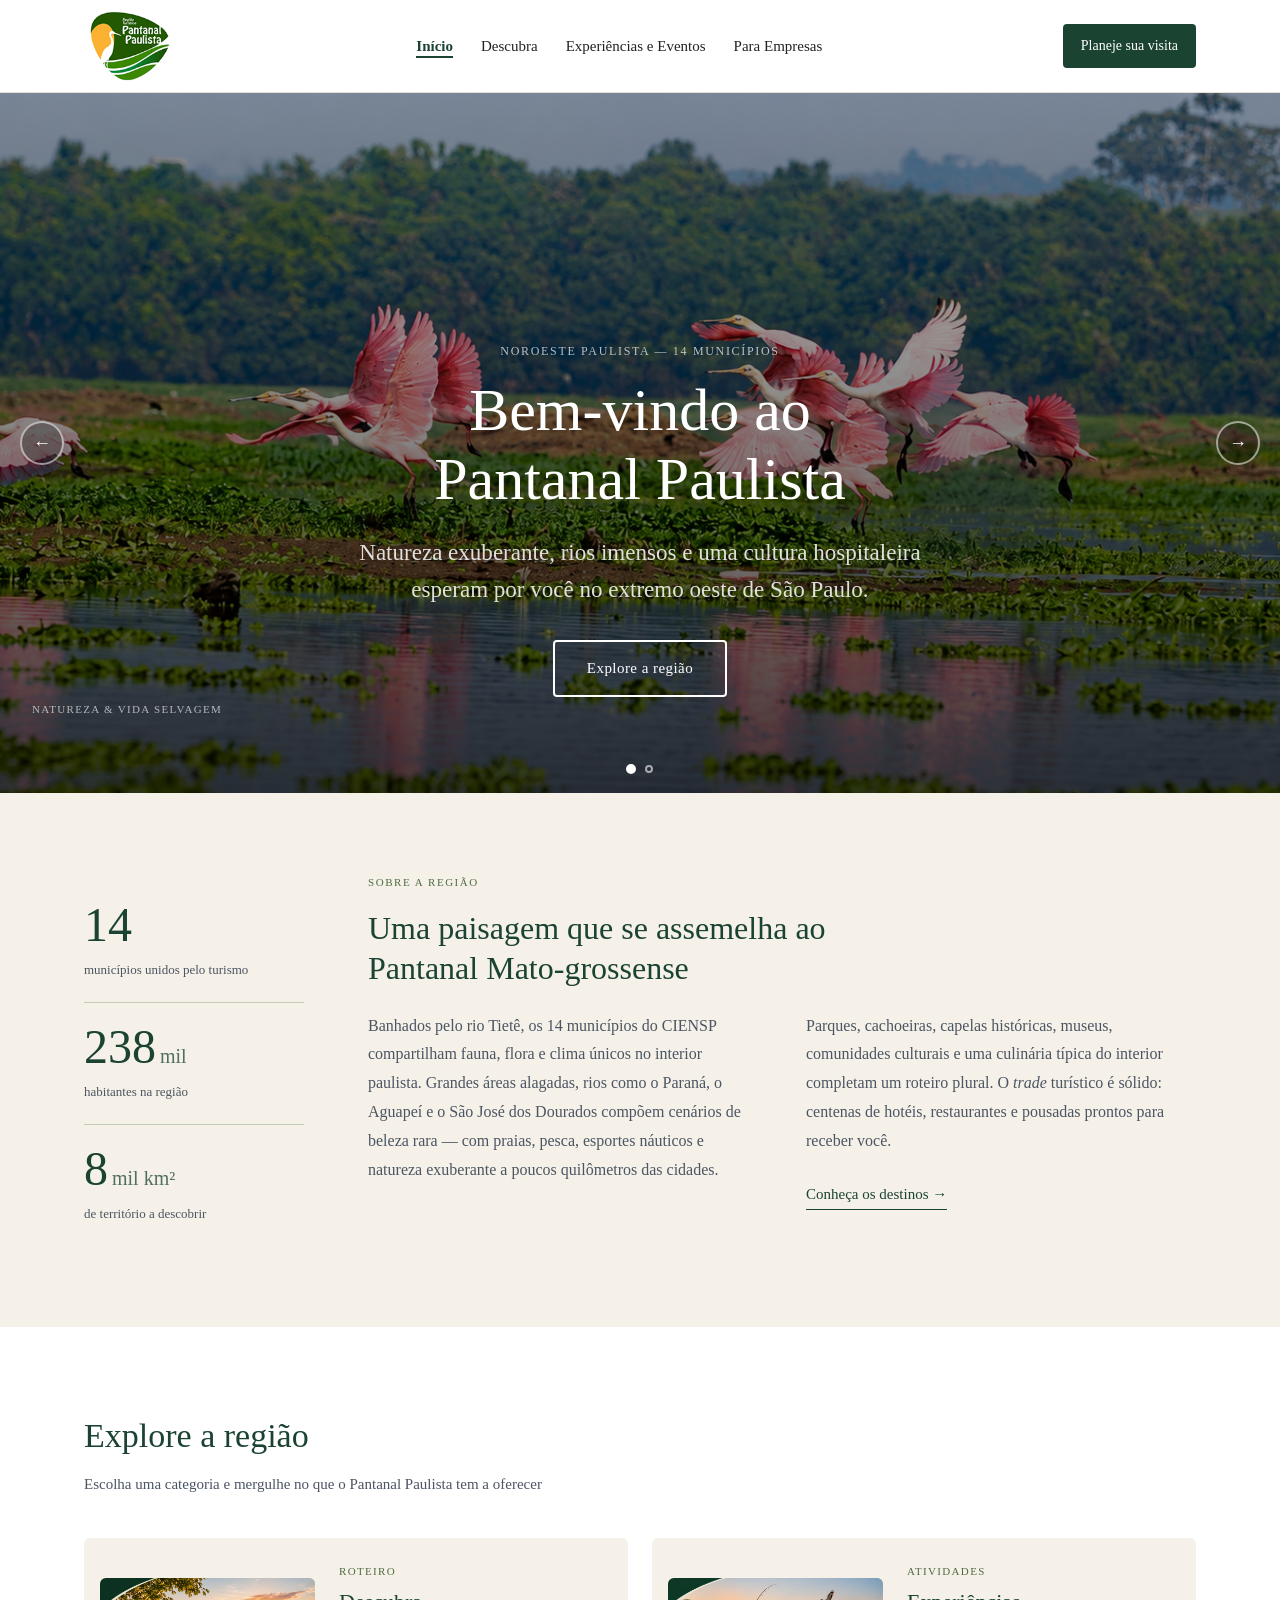
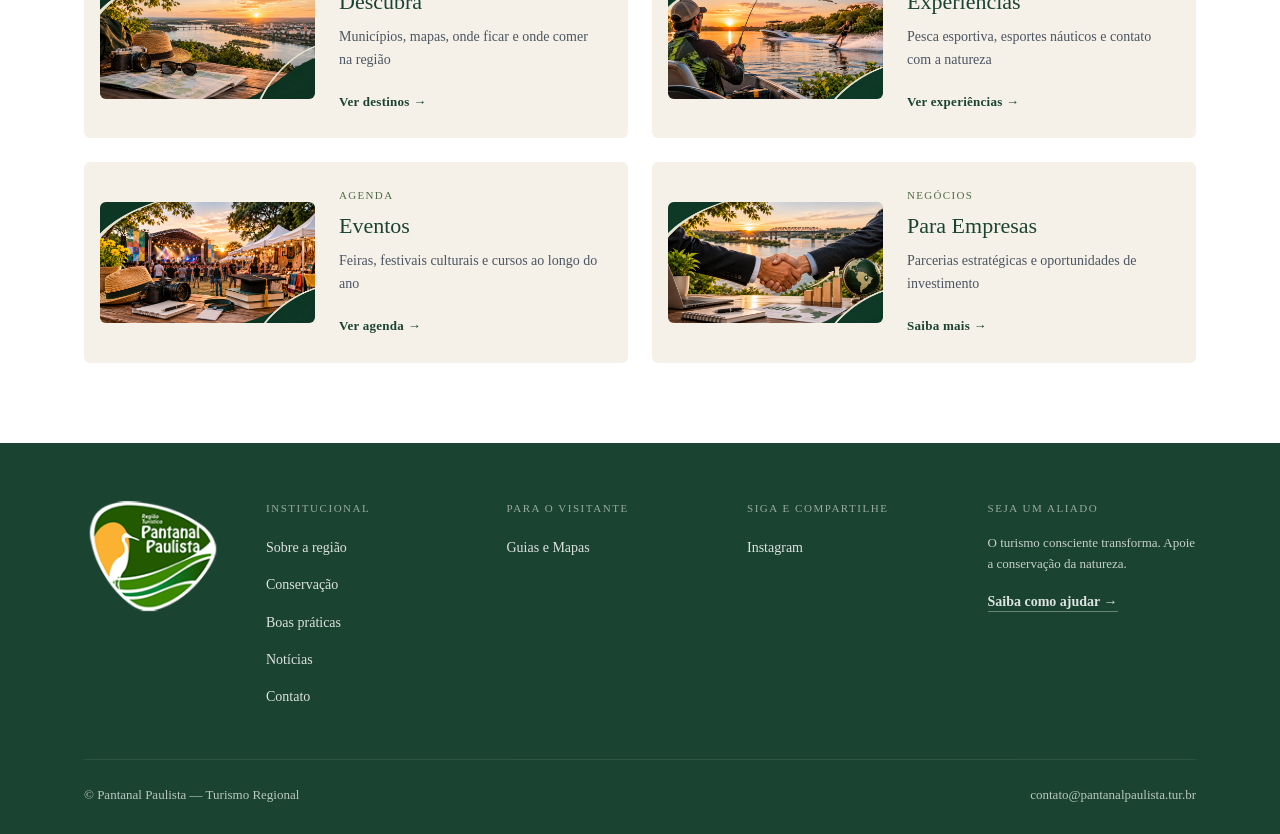
<file: index.html>
<!DOCTYPE html>
<html lang="pt-br">
<head>
  <meta charset="UTF-8">
  <meta name="viewport" content="width=device-width, initial-scale=1.0">
  <meta http-equiv="Content-Security-Policy" content="default-src 'none'; script-src 'self'; style-src 'self' 'unsafe-inline'; img-src 'self' data:; font-src 'self'; connect-src 'self'; form-action 'self'; base-uri 'none'; object-src 'none'; upgrade-insecure-requests">
  <meta name="referrer" content="strict-origin-when-cross-origin">
  <link rel="icon" type="image/png" sizes="32x32" href="img/favicon-32.png">
  <link rel="icon" type="image/png" sizes="192x192" href="img/favicon-192.png">
  <link rel="apple-touch-icon" href="img/apple-touch-icon.png">
  <script src="paginas/seguranca.js"></script>
  <title>Pantanal Paulista - Início</title>
  <link rel="stylesheet" href="style_index.css">
  <link rel="stylesheet" href="paginas/menu.css">
  <script src="paginas/menu.js" defer></script>
</head>
<body>

  <!-- CABEÇALHO -->
  <header class="header">
    <div class="header-container">
      <a href="index.html" class="logo" aria-label="Pantanal Paulista - página inicial"><img class="logo-img" src="img/logo-black.png" alt="Pantanal Paulista - Região Turística" width="58" height="48"></a>
      <button type="button" class="menu-toggle" aria-label="Abrir menu" aria-expanded="false" aria-controls="menu-principal"><span class="menu-toggle-barras" aria-hidden="true"></span></button>
      <nav class="nav-principal" id="menu-principal" aria-label="Menu principal">
        <ul class="nav-lista">
          <li><a href="index.html" class="ativo">Início</a></li>
          <li><a href="./paginas/descubra.html">Descubra</a></li>
          <li><a href="./paginas/experiencias.html">Experiências e Eventos</a></li>
          <li><a href="./paginas/empresas.html">Para Empresas</a></li>
        </ul>
      </nav>
      <a href="./paginas/descubra.html#planeje-visita" class="btn btn-primario btn-header">Planeje sua visita</a>
    </div>
  </header>

  <main>

    <!-- ======================================================
         HERO — CARROSSEL
         Cada .slide é um espaço para você inserir uma <img>.
         O carrossel alterna automaticamente (5 s) e responde
         aos botões e dots de navegação.
    ======================================================= -->
    <section class="secao-hero" id="carrossel" role="region" aria-label="Carrossel de imagens da região">

      <!-- Trilho dos slides -->
      <div class="carrossel-trilho" id="carrossel-trilho">

        <!-- Slide 1 -->
        <div class="slide" role="group" aria-label="Slide 1 de 2">
          <div class="slide-imagem">
            <img src="img/img 1.png" alt="Paisagem do Pantanal Paulista">
          </div>
          <div class="slide-legenda">
            <span class="legenda-rotulo">Natureza & Vida Selvagem</span>
          </div>
        </div>

        <!-- Slide 2 -->
        <div class="slide" role="group" aria-label="Slide 2 de 2">
          <div class="slide-imagem">
            <img src="img/esportes-nauticos.png" alt="Esportes náuticos e pesca no Pantanal Paulista">
          </div>
          <div class="slide-legenda">
            <span class="legenda-rotulo">Esportes Náuticos & Pesca</span>
          </div>
        </div>

      </div><!-- /carrossel-trilho -->

      <!-- Botões de navegação anterior/próximo -->
      <button class="carrossel-btn carrossel-btn-prev" id="btn-prev" aria-label="Slide anterior">&#8592;</button>
      <button class="carrossel-btn carrossel-btn-next" id="btn-next" aria-label="Próximo slide">&#8594;</button>

      <!-- Indicadores (dots) -->
      <div class="carrossel-dots" role="tablist" aria-label="Slides">
        <button class="dot ativo" role="tab" aria-selected="true"  aria-label="Slide 1" data-indice="0"></button>
        <button class="dot"       role="tab" aria-selected="false" aria-label="Slide 2" data-indice="1"></button>
      </div>

      <!-- Título sobreposto ao carrossel -->
      <div class="hero-texto">
        <p class="hero-eyebrow">Noroeste Paulista — 14 municípios</p>
        <h1 class="titulo-hero">Bem-vindo ao<br>Pantanal Paulista</h1>
        <p class="hero-chamada">Natureza exuberante, rios imensos e uma cultura hospitaleira<br>esperam por você no extremo oeste de São Paulo.</p>
        <a href="./paginas/descubra.html" class="btn btn-hero">Explore a região</a>
      </div>

    </section><!-- /secao-hero -->

    <!-- ======================================================
         INTRO — TEXTO PREMIUM
    ======================================================= -->
    <section class="secao-intro" id="sobre-regiao">
      <div class="container">

        <div class="intro-grade">

          <!-- Coluna esquerda: números de destaque -->
          <div class="intro-numeros">
            <div class="numero-item">
              <span class="numero-valor">14</span>
              <span class="numero-label">municípios unidos pelo turismo</span>
            </div>
            <div class="numero-divisor"></div>
            <div class="numero-item">
              <span class="numero-valor">238<small>mil</small></span>
              <span class="numero-label">habitantes na região</span>
            </div>
            <div class="numero-divisor"></div>
            <div class="numero-item">
              <span class="numero-valor">8<small>mil km²</small></span>
              <span class="numero-label">de território a descobrir</span>
            </div>
          </div>

          <!-- Coluna direita: texto editorial -->
          <div class="intro-editorial">
            <p class="intro-chapeu">Sobre a região</p>
            <h2 class="intro-titulo">Uma paisagem que se assemelha ao Pantanal Mato-grossense</h2>
            <p class="intro-corpo">
              Banhados pelo rio Tietê, os 14 municípios do CIENSP compartilham fauna, flora e clima únicos no interior paulista. Grandes áreas alagadas, rios como o Paraná, o Aguapeí e o São José dos Dourados compõem cenários de beleza rara — com praias, pesca, esportes náuticos e natureza exuberante a poucos quilômetros das cidades.
            </p>
            <p class="intro-corpo">
              Parques, cachoeiras, capelas históricas, museus, comunidades culturais e uma culinária típica do interior completam um roteiro plural. O <em>trade</em> turístico é sólido: centenas de hotéis, restaurantes e pousadas prontos para receber você.
            </p>
            <a href="./paginas/descubra.html" class="link-editorial">Conheça os destinos <span aria-hidden="true">→</span></a>
          </div>

        </div><!-- /intro-grade -->

      </div>
    </section>

    <!-- ======================================================
         EXPLORE A REGIÃO — GRADE 2 × 2
    ======================================================= -->
    <section class="secao-explore">
      <div class="container">

        <div class="explore-cabecalho">
          <h2 class="titulo-secao">Explore a região</h2>
          <p class="titulo-secao-sub">Escolha uma categoria e mergulhe no que o Pantanal Paulista tem a oferecer</p>
        </div>

        <!-- Grade 2 × 2 (desktop) → 2 × 1 (tablet) → 1 × 1 (mobile) -->
        <div class="cartoes-flex">

          <a href="./paginas/descubra.html" class="cartao">
            <div class="cartao-imagem">
              <img src="img/mapa-descubra.png" alt="Mapa dos municípios do Pantanal Paulista">
            </div>
            <div class="cartao-corpo">
              <p class="cartao-categoria">Roteiro</p>
              <h3 class="cartao-titulo">Descubra</h3>
              <p class="cartao-texto">Municípios, mapas, onde ficar e onde comer na região</p>
              <span class="cartao-cta">Ver destinos <span aria-hidden="true">→</span></span>
            </div>
          </a>

          <a href="./paginas/experiencias.html" class="cartao">
            <div class="cartao-imagem">
              <img src="img/esportes-nauticos.png" alt="Esportes náuticos e pesca no Pantanal Paulista">
            </div>
            <div class="cartao-corpo">
              <p class="cartao-categoria">Atividades</p>
              <h3 class="cartao-titulo">Experiências</h3>
              <p class="cartao-texto">Pesca esportiva, esportes náuticos e contato com a natureza</p>
              <span class="cartao-cta">Ver experiências <span aria-hidden="true">→</span></span>
            </div>
          </a>

          <a href="./paginas/experiencias.html#eventos" class="cartao">
            <div class="cartao-imagem">
              <img src="img/feiras-eventos.png" alt="Feiras, festivais e eventos culturais da região">
            </div>
            <div class="cartao-corpo">
              <p class="cartao-categoria">Agenda</p>
              <h3 class="cartao-titulo">Eventos</h3>
              <p class="cartao-texto">Feiras, festivais culturais e cursos ao longo do ano</p>
              <span class="cartao-cta">Ver agenda <span aria-hidden="true">→</span></span>
            </div>
          </a>

          <a href="./paginas/empresas.html" class="cartao">
            <div class="cartao-imagem">
              <img src="img/parcerias.png" alt="Parcerias e investimentos na região do Pantanal Paulista">
            </div>
            <div class="cartao-corpo">
              <p class="cartao-categoria">Negócios</p>
              <h3 class="cartao-titulo">Para Empresas</h3>
              <p class="cartao-texto">Parcerias estratégicas e oportunidades de investimento</p>
              <span class="cartao-cta">Saiba mais <span aria-hidden="true">→</span></span>
            </div>
          </a>

        </div><!-- /cartoes-flex -->

      </div>
    </section>

  </main>

  <!-- RODAPÉ -->
  <footer class="rodape">
    <div class="container">
      <div class="rodape-topo">
        <p class="rodape-logo"><img class="logo-rodape" src="img/logo-white.png" alt="Pantanal Paulista - Região Turística" width="87" height="72" loading="lazy"></p>
      </div>
      <div class="rodape-colunas">
        <div class="rodape-coluna">
          <h4>Institucional</h4>
          <ul>
            <li><a href="index.html#sobre-regiao">Sobre a região</a></li>
            <li><a href="./paginas/descubra.html#natureza">Conservação</a></li>
            <li><a href="./paginas/pesca.html#pesca-responsavel">Boas práticas</a></li>
            <li><a href="https://www.turismo.sp.gov.br/sec_turismo" target="_blank" rel="noopener">Notícias</a></li>
            <li><a href="./paginas/empresas.html#contato">Contato</a></li>
          </ul>
        </div>
        <div class="rodape-coluna">
          <h4>Para o visitante</h4>
          <ul>
            <li><a href="./paginas/descubra.html#mapa">Guias e Mapas</a></li>
          </ul>
        </div>
        <div class="rodape-coluna">
          <h4>Siga e compartilhe</h4>
          <ul>
            <li><a href="https://www.instagram.com/rtpantanal/" target="_blank" rel="noopener">Instagram</a></li>
          </ul>
        </div>
        <div class="rodape-coluna rodape-aliado">
          <h4>Seja um aliado</h4>
          <p>O turismo consciente transforma. Apoie a conservação da natureza.</p>
          <a href="./paginas/empresas.html" class="link-saiba-mais">Saiba como ajudar →</a>
        </div>
      </div>
      <div class="rodape-base">
        <p>© Pantanal Paulista — Turismo Regional</p>
        <a href="mailto:contato@pantanalpaulista.tur.br">contato@pantanalpaulista.tur.br</a>
      </div>
    </div>
  </footer>

  <!-- ======================================================
       SCRIPT DO CARROSSEL (sem dependências externas)
  ======================================================= -->
  <script src="index.js"></script>

</body>
</html>
</file>
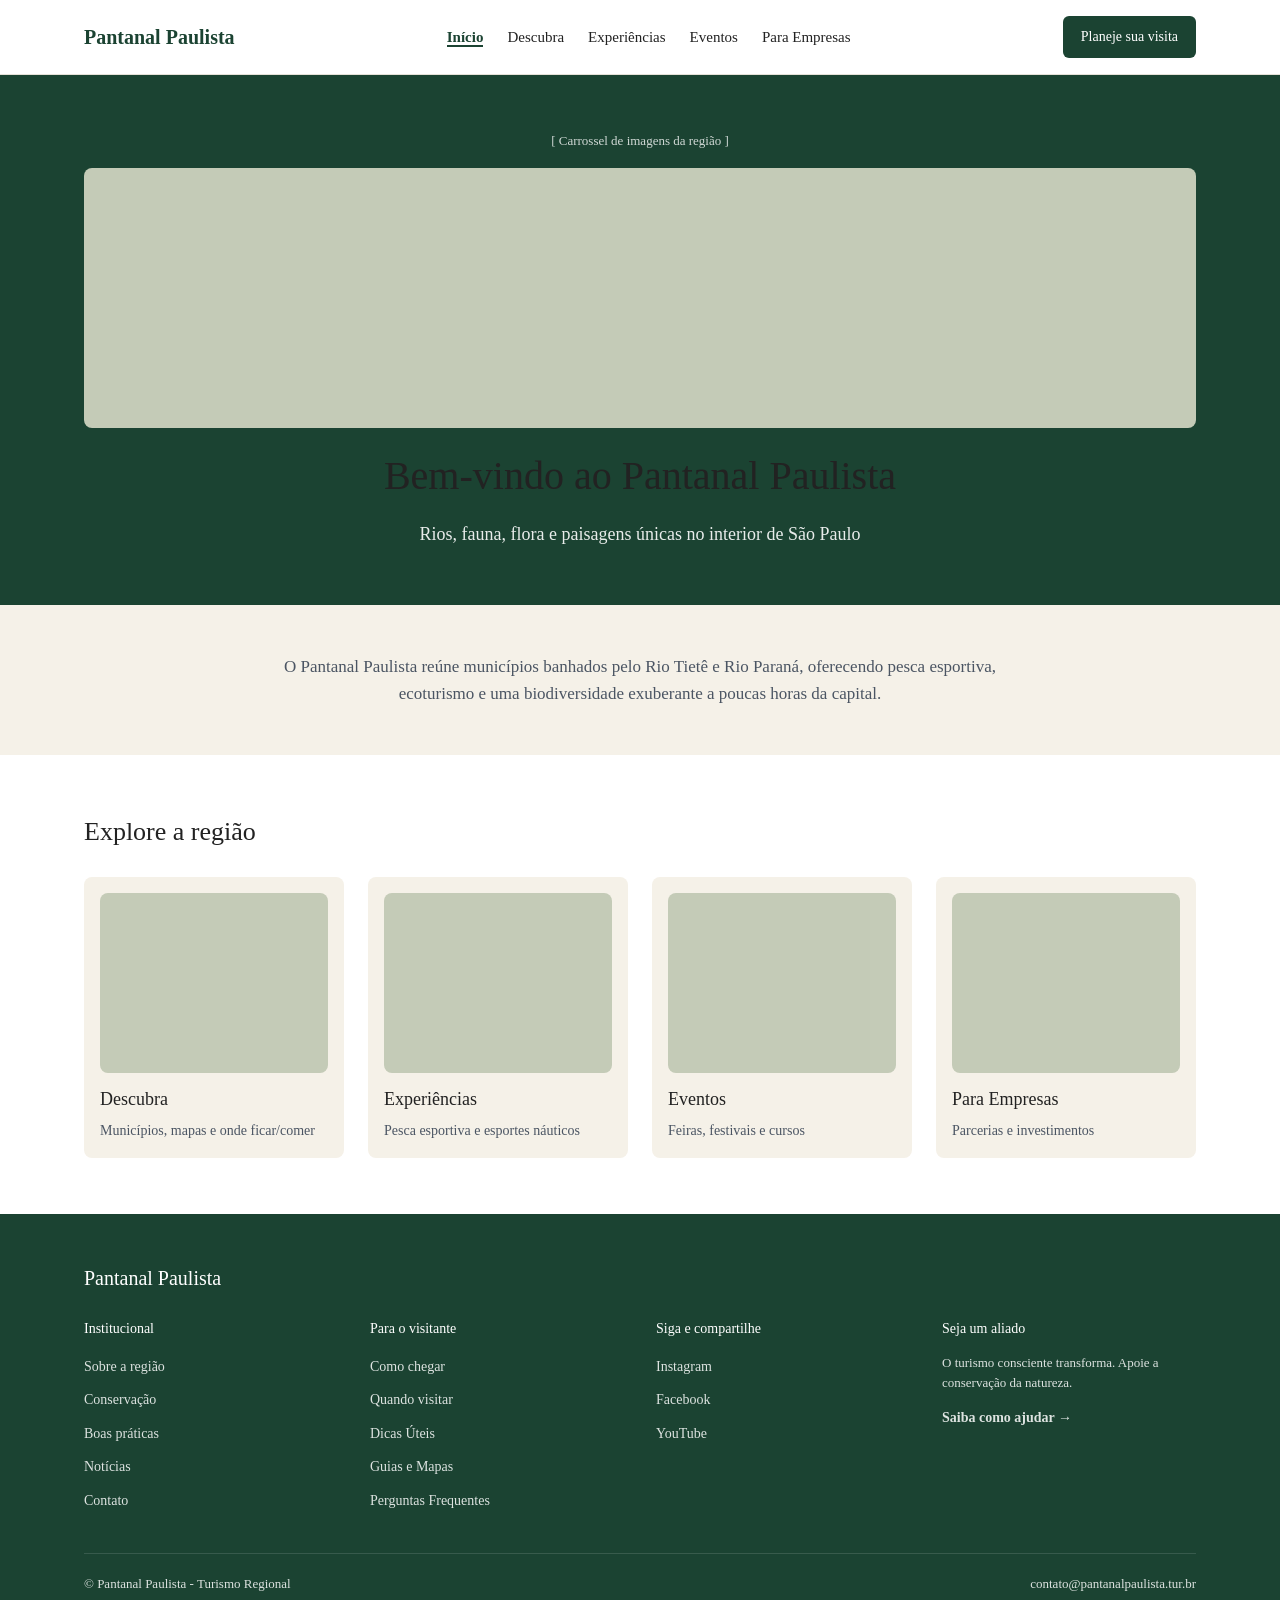
<file: Projeto - Pantanal Paulista/inicio/index.html>
<!DOCTYPE html>
<html lang="pt-br">
<head>
  <!-- Metadados básicos da página -->
  <meta charset="UTF-8">
  <meta name="viewport" content="width=device-width, initial-scale=1.0">
  <title>Pantanal Paulista - Início</title>

  <!-- Importação do arquivo CSS externo (compartilhado por todas as páginas) -->
  <link rel="stylesheet" href="style.css">
</head>
<body>

  <!-- ======================================================
       CABEÇALHO / MENU DE NAVEGAÇÃO
       Igual em todas as páginas do site. Os links agora
       apontam para arquivos .html reais (páginas separadas),
       e não mais para âncoras de uma única página.
  ======================================================= -->
  <header class="header">
    <div class="header-container">

      <!-- Logo/nome do site, link para a página inicial -->
      <a href="index.html" class="logo">Pantanal Paulista</a>

      <!-- Menu principal de navegação -->
      <nav class="nav-principal">
        <ul class="nav-lista">
          <!-- Classe "ativo" indica em qual página o usuário está -->
          <li><a href="index.html" class="ativo">Início</a></li>
          <li><a href="descubra.html">Descubra</a></li>
          <li><a href="experiencias.html">Experiências</a></li>
          <li><a href="eventos.html">Eventos</a></li>
          <li><a href="empresas.html">Para Empresas</a></li>
        </ul>
      </nav>

      <!-- Botão de destaque: leva à seção de planejamento de visita, dentro da página Descubra -->
      <a href="descubra.html#planeje-visita" class="btn btn-primario btn-header">Planeje sua visita</a>

    </div>
  </header>

  <!-- Conteúdo principal da página -->
  <main>

    <!-- ======================================================
         HERO (topo da página Início)
    ======================================================= -->
    <section class="secao-hero">
      <div class="container">

        <!-- Rótulo do carrossel (troque por um carrossel real de imagens depois) -->
        <p class="rotulo-carrossel">[ Carrossel de imagens da região ]</p>

        <!-- Placeholder do carrossel de imagens -->
        <!-- Substituir por <img> ou componente de carrossel real -->
        <div class="placeholder-img placeholder-hero" aria-hidden="true"></div>

        <h1 class="titulo-hero">Bem-vindo ao Pantanal Paulista</h1>
        <p class="subtitulo-hero">Rios, fauna, flora e paisagens únicas no interior de São Paulo</p>
      </div>
    </section>

    <!-- Bloco de texto de introdução, fundo creme -->
    <section class="secao-intro">
      <div class="container">
        <p class="texto-intro">
          O Pantanal Paulista reúne municípios banhados pelo Rio Tietê e Rio Paraná, oferecendo
          pesca esportiva, ecoturismo e uma biodiversidade exuberante a poucas horas da capital.
        </p>
      </div>
    </section>

    <!-- Bloco "Explore a região": 4 cartões que levam para as outras páginas do site -->
    <section class="secao-explore">
      <div class="container">
        <h2 class="titulo-secao">Explore a região</h2>

        <!-- Grade de cartões feita com Flexbox (sem uso de grid/Bootstrap) -->
        <div class="cartoes-flex">

          <a href="descubra.html" class="cartao">
            <div class="placeholder-img" aria-hidden="true"></div>
            <h3 class="cartao-titulo">Descubra</h3>
            <p class="cartao-texto">Municípios, mapas e onde ficar/comer</p>
          </a>

          <a href="experiencias.html" class="cartao">
            <div class="placeholder-img" aria-hidden="true"></div>
            <h3 class="cartao-titulo">Experiências</h3>
            <p class="cartao-texto">Pesca esportiva e esportes náuticos</p>
          </a>

          <a href="eventos.html" class="cartao">
            <div class="placeholder-img" aria-hidden="true"></div>
            <h3 class="cartao-titulo">Eventos</h3>
            <p class="cartao-texto">Feiras, festivais e cursos</p>
          </a>

          <a href="empresas.html" class="cartao">
            <div class="placeholder-img" aria-hidden="true"></div>
            <h3 class="cartao-titulo">Para Empresas</h3>
            <p class="cartao-texto">Parcerias e investimentos</p>
          </a>

        </div>
      </div>
    </section>

  </main>

  <!-- ======================================================
       RODAPÉ
       Igual em todas as páginas. Os links das colunas
       institucionais apontam para as páginas reais do site.
  ======================================================= -->
  <footer class="rodape">
    <div class="container">

      <div class="rodape-topo">
        <p class="rodape-logo">Pantanal Paulista</p>
      </div>

      <div class="rodape-colunas">

        <div class="rodape-coluna">
          <h4>Institucional</h4>
          <ul>
            <li><a href="index.html">Sobre a região</a></li>
            <li><a href="descubra.html">Conservação</a></li>
            <li><a href="descubra.html">Boas práticas</a></li>
            <li><a href="eventos.html">Notícias</a></li>
            <li><a href="empresas.html">Contato</a></li>
          </ul>
        </div>

        <div class="rodape-coluna">
          <h4>Para o visitante</h4>
          <ul>
            <li><a href="descubra.html">Como chegar</a></li>
            <li><a href="descubra.html">Quando visitar</a></li>
            <li><a href="descubra.html">Dicas Úteis</a></li>
            <li><a href="descubra.html#mapa">Guias e Mapas</a></li>
            <li><a href="empresas.html">Perguntas Frequentes</a></li>
          </ul>
        </div>

        <div class="rodape-coluna">
          <h4>Siga e compartilhe</h4>
          <ul>
            <li><a href="index.html">Instagram</a></li>
            <li><a href="index.html">Facebook</a></li>
            <li><a href="index.html">YouTube</a></li>
          </ul>
        </div>

        <div class="rodape-coluna rodape-aliado">
          <h4>Seja um aliado</h4>
          <p>O turismo consciente transforma. Apoie a conservação da natureza.</p>
          <a href="empresas.html" class="link-saiba-mais">Saiba como ajudar →</a>
        </div>

      </div>

      <div class="rodape-base">
        <p>© Pantanal Paulista - Turismo Regional</p>
        <a href="mailto:contato@pantanalpaulista.tur.br">contato@pantanalpaulista.tur.br</a>
      </div>

    </div>
  </footer>

</body>
</html>
</file>
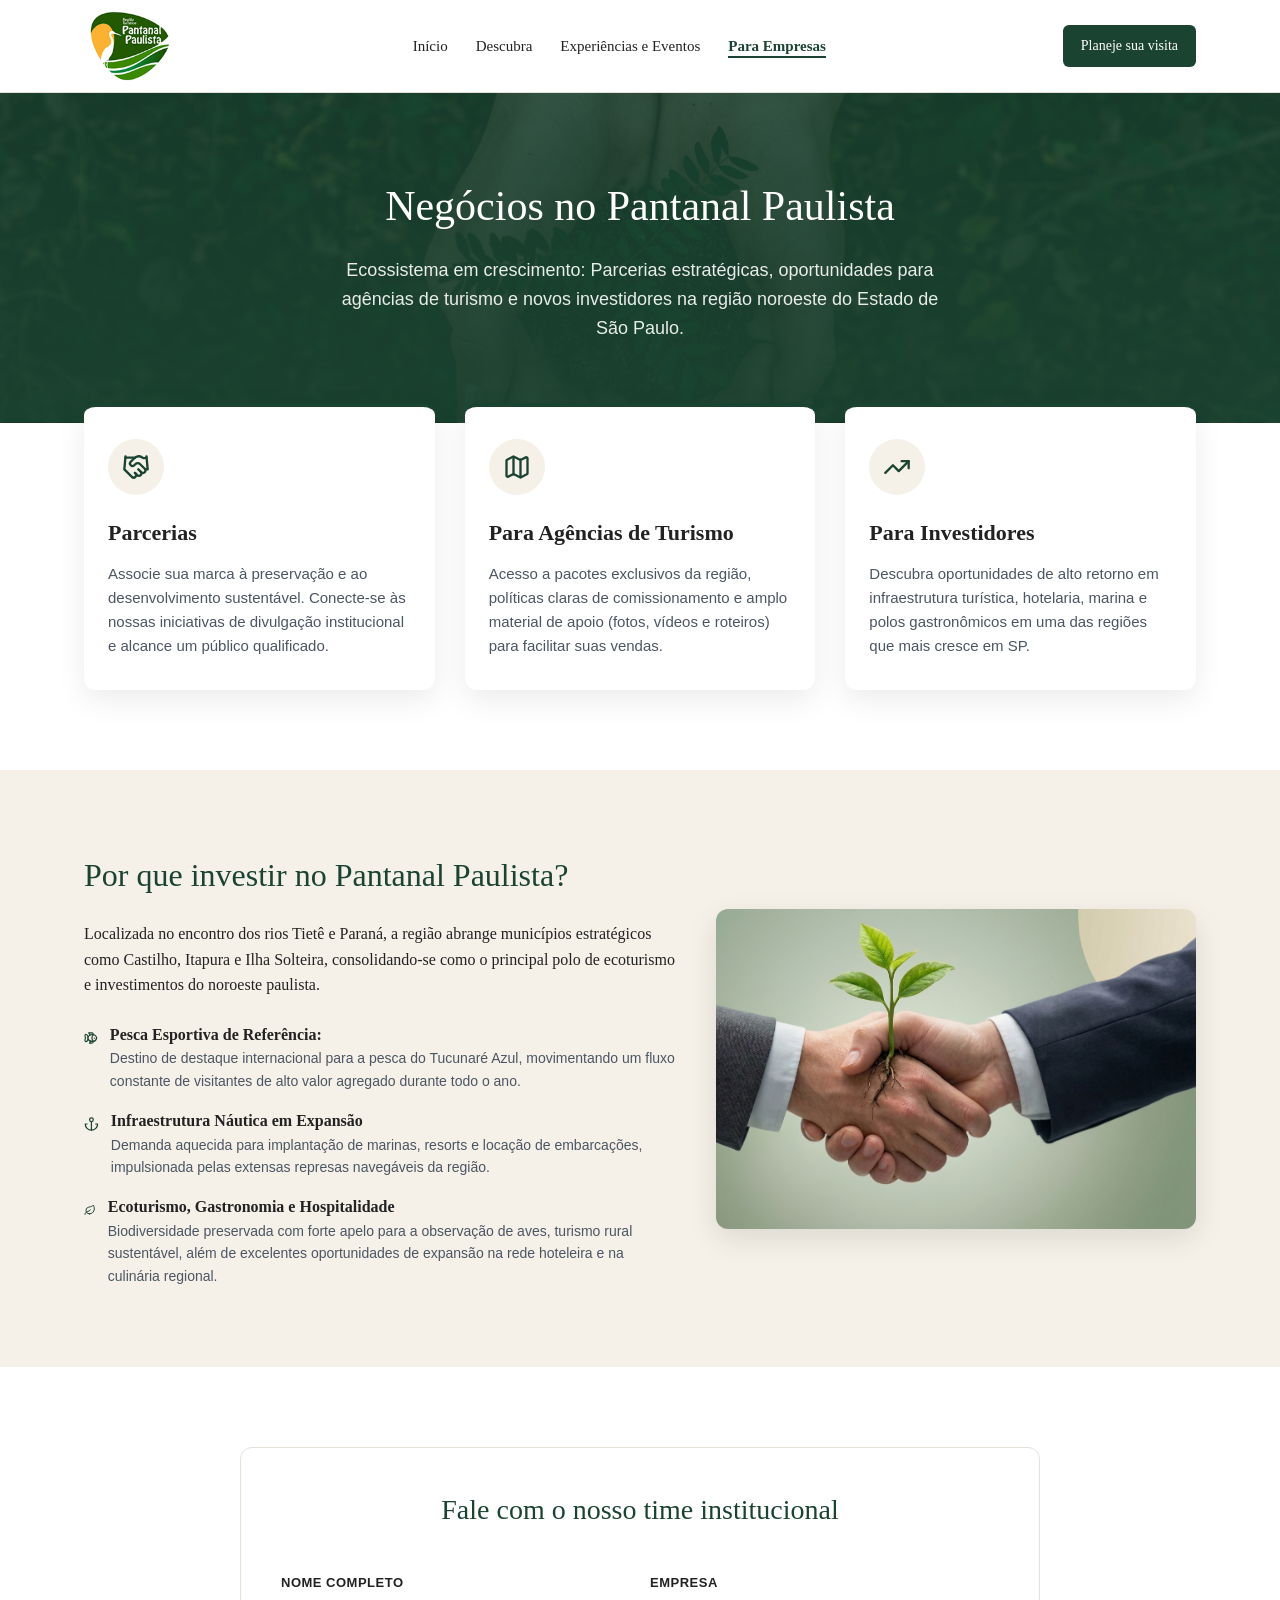
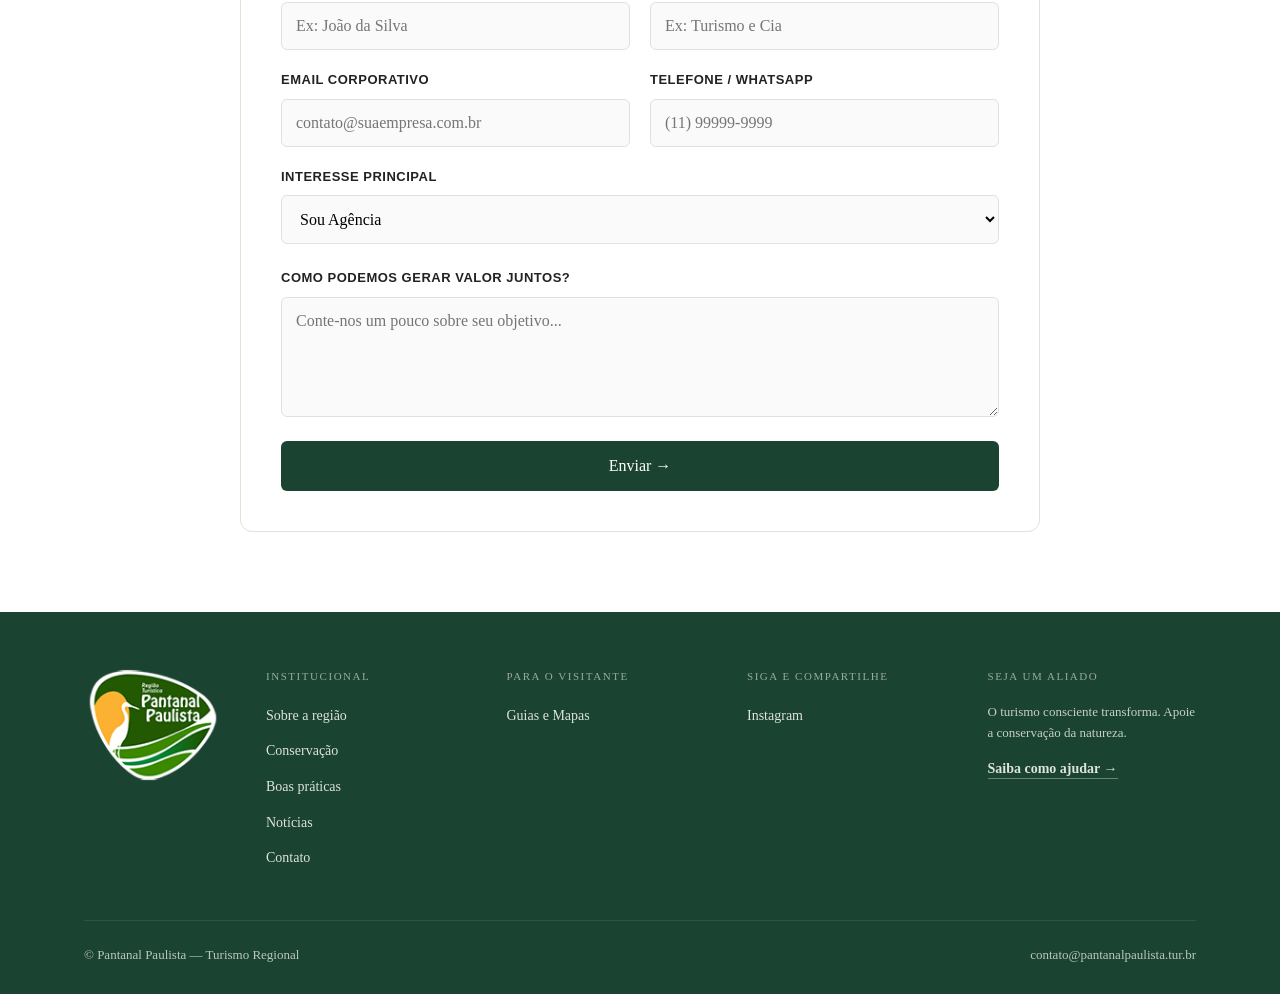
<file: paginas/empresas.html>
<!DOCTYPE html>
<html lang="pt-br">
<head>
  <meta charset="UTF-8">
  <meta name="viewport" content="width=device-width, initial-scale=1.0">
  <meta http-equiv="Content-Security-Policy" content="default-src 'none'; script-src 'self'; style-src 'self' 'unsafe-inline'; img-src 'self' data:; font-src 'self'; connect-src 'self'; form-action https://formspree.io; base-uri 'none'; object-src 'none'; upgrade-insecure-requests">
  <meta name="referrer" content="strict-origin-when-cross-origin">
  <link rel="icon" type="image/png" sizes="32x32" href="../img/favicon-32.png">
  <link rel="icon" type="image/png" sizes="192x192" href="../img/favicon-192.png">
  <link rel="apple-touch-icon" href="../img/apple-touch-icon.png">
  <script src="seguranca.js"></script>
  <title>Pantanal Paulista - Para Empresas e Investidores</title>

<link rel="stylesheet" href="style_empresas.css">
  <link rel="stylesheet" href="menu.css">
  <script src="menu.js" defer></script>
</head>
<body>

  <!-- CABEÇALHO / MENU (igual em todas as páginas) -->
  <header class="header">
    <div class="header-container">
      <a href="../index.html" class="logo" aria-label="Pantanal Paulista - página inicial"><img class="logo-img" src="../img/logo-black.png" alt="Pantanal Paulista - Região Turística" width="58" height="48"></a>
      <button type="button" class="menu-toggle" aria-label="Abrir menu" aria-expanded="false" aria-controls="menu-principal"><span class="menu-toggle-barras" aria-hidden="true"></span></button>

      <nav class="nav-principal" id="menu-principal" aria-label="Menu principal">
        <ul class="nav-lista">
          <li><a href="../index.html">Início</a></li>
          <li><a href="descubra.html">Descubra</a></li>
          <li><a href="experiencias.html">Experiências e Eventos</a></li>
          <li><a href="empresas.html" class="ativo">Para Empresas</a></li>
        </ul>
      </nav>

      <a href="descubra.html#planeje-visita" class="btn btn-primario btn-header">Planeje sua visita</a>
    </div>
  </header>

  <main>

    <section class="secao-empresas">

      <!-- Hero (topo) com imagem de fundo B2B -->
      <div class="empresas-hero">
        <div class="container">
          <h1 class="titulo-pagina titulo-claro">Negócios no Pantanal Paulista</h1>
          <p class="subtitulo-pagina subtitulo-claro">Ecossistema em crescimento: Parcerias estratégicas, oportunidades para agências de turismo e novos investidores na região noroeste do Estado de São Paulo.</p>
        </div>
      </div>

      <!-- Cartões B2B com ícones -->
      <div class="container">
        <div class="cartoes-b2b-flex">
          <article class="cartao-empresa-moderno">
            <div class="cartao-icone">
              <svg class="lucide lucide-handshake" xmlns="http://www.w3.org/2000/svg" width="28" height="28" viewBox="0 0 24 24" fill="none" stroke="currentColor" stroke-width="2" stroke-linecap="round" stroke-linejoin="round" aria-hidden="true"><path d="m11 17 2 2a1 1 0 1 0 3-3" /> <path d="m14 14 2.5 2.5a1 1 0 1 0 3-3l-3.88-3.88a3 3 0 0 0-4.24 0l-.88.88a1 1 0 1 1-3-3l2.81-2.81a5.79 5.79 0 0 1 7.06-.87l.47.28a2 2 0 0 0 1.42.25L21 4" /> <path d="m21 3 1 11h-2" /> <path d="M3 3 2 14l6.5 6.5a1 1 0 1 0 3-3" /> <path d="M3 4h8" /></svg>
            </div>
            <h3>Parcerias</h3>
            <p>Associe sua marca à preservação e ao desenvolvimento sustentável. Conecte-se às nossas iniciativas de divulgação institucional e alcance um público qualificado.</p>
          </article>

          <article class="cartao-empresa-moderno">
            <div class="cartao-icone">
              <svg class="lucide lucide-map" xmlns="http://www.w3.org/2000/svg" width="28" height="28" viewBox="0 0 24 24" fill="none" stroke="currentColor" stroke-width="2" stroke-linecap="round" stroke-linejoin="round" aria-hidden="true"><path d="M14.106 5.553a2 2 0 0 0 1.788 0l3.659-1.83A1 1 0 0 1 21 4.619v12.764a1 1 0 0 1-.553.894l-4.553 2.277a2 2 0 0 1-1.788 0l-4.212-2.106a2 2 0 0 0-1.788 0l-3.659 1.83A1 1 0 0 1 3 19.381V6.618a1 1 0 0 1 .553-.894l4.553-2.277a2 2 0 0 1 1.788 0z" /> <path d="M15 5.764v15" /> <path d="M9 3.236v15" /></svg>
            </div>
            <h3>Para Agências de Turismo</h3>
            <p>Acesso a pacotes exclusivos da região, políticas claras de comissionamento e amplo material de apoio (fotos, vídeos e roteiros) para facilitar suas vendas.</p>
          </article>

          <article class="cartao-empresa-moderno">
            <div class="cartao-icone">
              <svg class="lucide lucide-trending-up" xmlns="http://www.w3.org/2000/svg" width="28" height="28" viewBox="0 0 24 24" fill="none" stroke="currentColor" stroke-width="2" stroke-linecap="round" stroke-linejoin="round" aria-hidden="true"><polyline points="22 7 13.5 15.5 8.5 10.5 2 17" /> <polyline points="16 7 22 7 22 13" /></svg>
            </div>
            <h3>Para Investidores</h3>
            <p>Descubra oportunidades de alto retorno em infraestrutura turística, hotelaria, marina e polos gastronômicos em uma das regiões que mais cresce em SP.</p>
          </article>
        </div>
      </div>

      <!-- Seção de argumentos de venda: faixa creme de largura total, conteúdo dentro do container -->
      <section class="secao-argumentos">
        <div class="container">
          <div class="argumentos-grid">
            <div class="argumentos-texto">
              <h2>Por que investir no Pantanal Paulista?</h2>
              <p>Localizada no encontro dos rios Tietê e Paraná, a região abrange municípios estratégicos como Castilho, Itapura e Ilha Solteira, consolidando-se como o principal polo de ecoturismo e investimentos do noroeste paulista.</p>

              <div class="argumentos-lista">
                <div class="argumento-item">
                  <svg class="lucide lucide-fish" xmlns="http://www.w3.org/2000/svg" width="24" height="24" viewBox="0 0 24 24" fill="none" stroke="currentColor" stroke-width="2" stroke-linecap="round" stroke-linejoin="round" aria-hidden="true"><path d="M6.5 12c.94-3.46 4.94-6 8.5-6 3.56 0 6.06 2.54 7 6-.94 3.47-3.44 6-7 6s-7.56-2.53-8.5-6Z" /> <path d="M18 12v.5" /> <path d="M16 17.93a9.77 9.77 0 0 1 0-11.86" /> <path d="M7 10.67C7 8 5.58 5.97 2.73 5.5c-1 1.5-1 5 .23 6.5-1.24 1.5-1.24 5-.23 6.5C5.58 18.03 7 16 7 13.33" /> <path d="M10.46 7.26C10.2 5.88 9.17 4.24 8 3h5.8a2 2 0 0 1 1.98 1.67l.23 1.4" /> <path d="m16.01 17.93-.23 1.4A2 2 0 0 1 13.8 21H9.5a5.96 5.96 0 0 0 1.49-3.98" /></svg>
                  <div>
                    <strong>Pesca Esportiva de Referência:</strong> 
                      <p>Destino de destaque internacional para a pesca do Tucunaré Azul, movimentando um fluxo constante de visitantes de alto valor agregado durante todo o ano.</p>
                  </div>
                </div>
                <div class="argumento-item">
                  <svg class="lucide lucide-anchor" xmlns="http://www.w3.org/2000/svg" width="24" height="24" viewBox="0 0 24 24" fill="none" stroke="currentColor" stroke-width="2" stroke-linecap="round" stroke-linejoin="round" aria-hidden="true"><path d="M12 22V8" /> <path d="M5 12H2a10 10 0 0 0 20 0h-3" /> <circle cx="12" cy="5" r="3" /></svg>
                  <div>
                    <strong>Infraestrutura Náutica em Expansão</strong> 
                    <p>Demanda aquecida para implantação de marinas, resorts e locação de embarcações, impulsionada pelas extensas represas navegáveis da região.</p>
                  </div>
                </div>
                <div class="argumento-item">
                  <svg class="lucide lucide-leaf" xmlns="http://www.w3.org/2000/svg" width="24" height="24" viewBox="0 0 24 24" fill="none" stroke="currentColor" stroke-width="2" stroke-linecap="round" stroke-linejoin="round" aria-hidden="true"><path d="M11 20A7 7 0 0 1 9.8 6.1C15.5 5 17 4.48 19 2c1 2 2 4.18 2 8 0 5.5-4.78 10-10 10Z" /> <path d="M2 21c0-3 1.85-5.36 5.08-6C9.5 14.52 12 13 13 12" /></svg>
                  <div>
                    <strong>Ecoturismo, Gastronomia e Hospitalidade</strong>
                    <p>Biodiversidade preservada com forte apelo para a observação de aves, turismo rural sustentável, além de excelentes oportunidades de expansão na rede hoteleira e na culinária regional.</p>
                  </div>
                </div>
              </div>
            </div>

            <div class="argumentos-imagem">
              <img src="img/maos.jpg" alt="Paisagem Pantanal Paulista">
            </div>
          </div>
        </div>
      </section>

      <!-- Formulário B2B -->
      <section class="secao-formulario-contato" id="contato">
        <div class="container">
          <div class="form-contato">
            <h2 class="titulo-form">Fale com o nosso time institucional</h2>

            <form action="https://formspree.io/f/xbggezay" method="POST">
              <input type="text" name="_gotcha" tabindex="-1" autocomplete="off" style="display:none" aria-hidden="true">
              <div class="linha-form">
                <div class="campo-form">
                  <label for="nome">Nome Completo</label>
                  <input type="text" id="nome" name="nome" maxlength="100" autocomplete="name" placeholder="Ex: João da Silva" required>
                </div>
                <div class="campo-form">
                  <label for="empresa">Empresa</label>
                  <input type="text" id="empresa" name="empresa" maxlength="100" autocomplete="organization" placeholder="Ex: Turismo e Cia">
                </div>
              </div>

              <div class="linha-form">
                <div class="campo-form">
                  <label for="email">Email Corporativo</label>
                  <input type="email" id="email" name="email" maxlength="120" autocomplete="email" placeholder="contato@suaempresa.com.br" required>
                </div>
                <div class="campo-form">
                  <label for="telefone">Telefone / WhatsApp</label>
                  <input type="tel" id="telefone" name="telefone" maxlength="30" autocomplete="tel" placeholder="(11) 99999-9999">
                </div>
              </div>

              <div class="campo-form campo-full">
                <label for="assunto">Interesse Principal</label>
                <select id="assunto" name="assunto">
                  <option value="agencia">Sou Agência</option>
                  <option value="investimento">Quero investir</option>
                  <option value="parceria">Parceria</option>
                  <option value="outro">Outro assunto</option>
                </select>
              </div>

              <div class="campo-form campo-full">
                <label for="mensagem">Como podemos gerar valor juntos?</label>
                <textarea id="mensagem" name="mensagem" rows="5" maxlength="2000" placeholder="Conte-nos um pouco sobre seu objetivo..."></textarea>
              </div>

              <button type="submit" class="button btn-primario">Enviar →</button>
            </form>
          </div>
        </div>
      </section>

    </section>

  </main>

  <!-- RODAPÉ (igual em todas as páginas) -->
  <footer class="rodape">
    <div class="container">
      <div class="rodape-topo">
        <p class="rodape-logo"><img class="logo-rodape" src="../img/logo-white.png" alt="Pantanal Paulista - Região Turística" width="87" height="72" loading="lazy"></p>
      </div>
      <div class="rodape-colunas">
        <div class="rodape-coluna">
          <h4>Institucional</h4>
          <ul>
            <li><a href="../index.html#sobre-regiao">Sobre a região</a></li>
            <li><a href="descubra.html#natureza">Conservação</a></li>
            <li><a href="pesca.html#pesca-responsavel">Boas práticas</a></li>
            <li><a href="https://www.turismo.sp.gov.br/sec_turismo" target="_blank" rel="noopener">Notícias</a></li>
            <li><a href="empresas.html#contato">Contato</a></li>
          </ul>
        </div>
        <div class="rodape-coluna">
          <h4>Para o visitante</h4>
          <ul>
            <li><a href="descubra.html#mapa">Guias e Mapas</a></li>
          </ul>
        </div>
        <div class="rodape-coluna">
          <h4>Siga e compartilhe</h4>
          <ul>
            <li><a href="https://www.instagram.com/rtpantanal/" target="_blank" rel="noopener">Instagram</a></li>
          </ul>
        </div>
        <div class="rodape-coluna rodape-aliado">
          <h4>Seja um aliado</h4>
          <p>O turismo consciente transforma. Apoie a conservação da natureza.</p>
          <a href="empresas.html" class="link-saiba-mais">Saiba como ajudar →</a>
        </div>
      </div>
      <div class="rodape-base">
        <p>© Pantanal Paulista — Turismo Regional</p>
        <a href="mailto:contato@pantanalpaulista.tur.br">contato@pantanalpaulista.tur.br</a>
      </div>
    </div>
  </footer>

  <script src="empresas.js"></script>
</body>
</html>
</file>
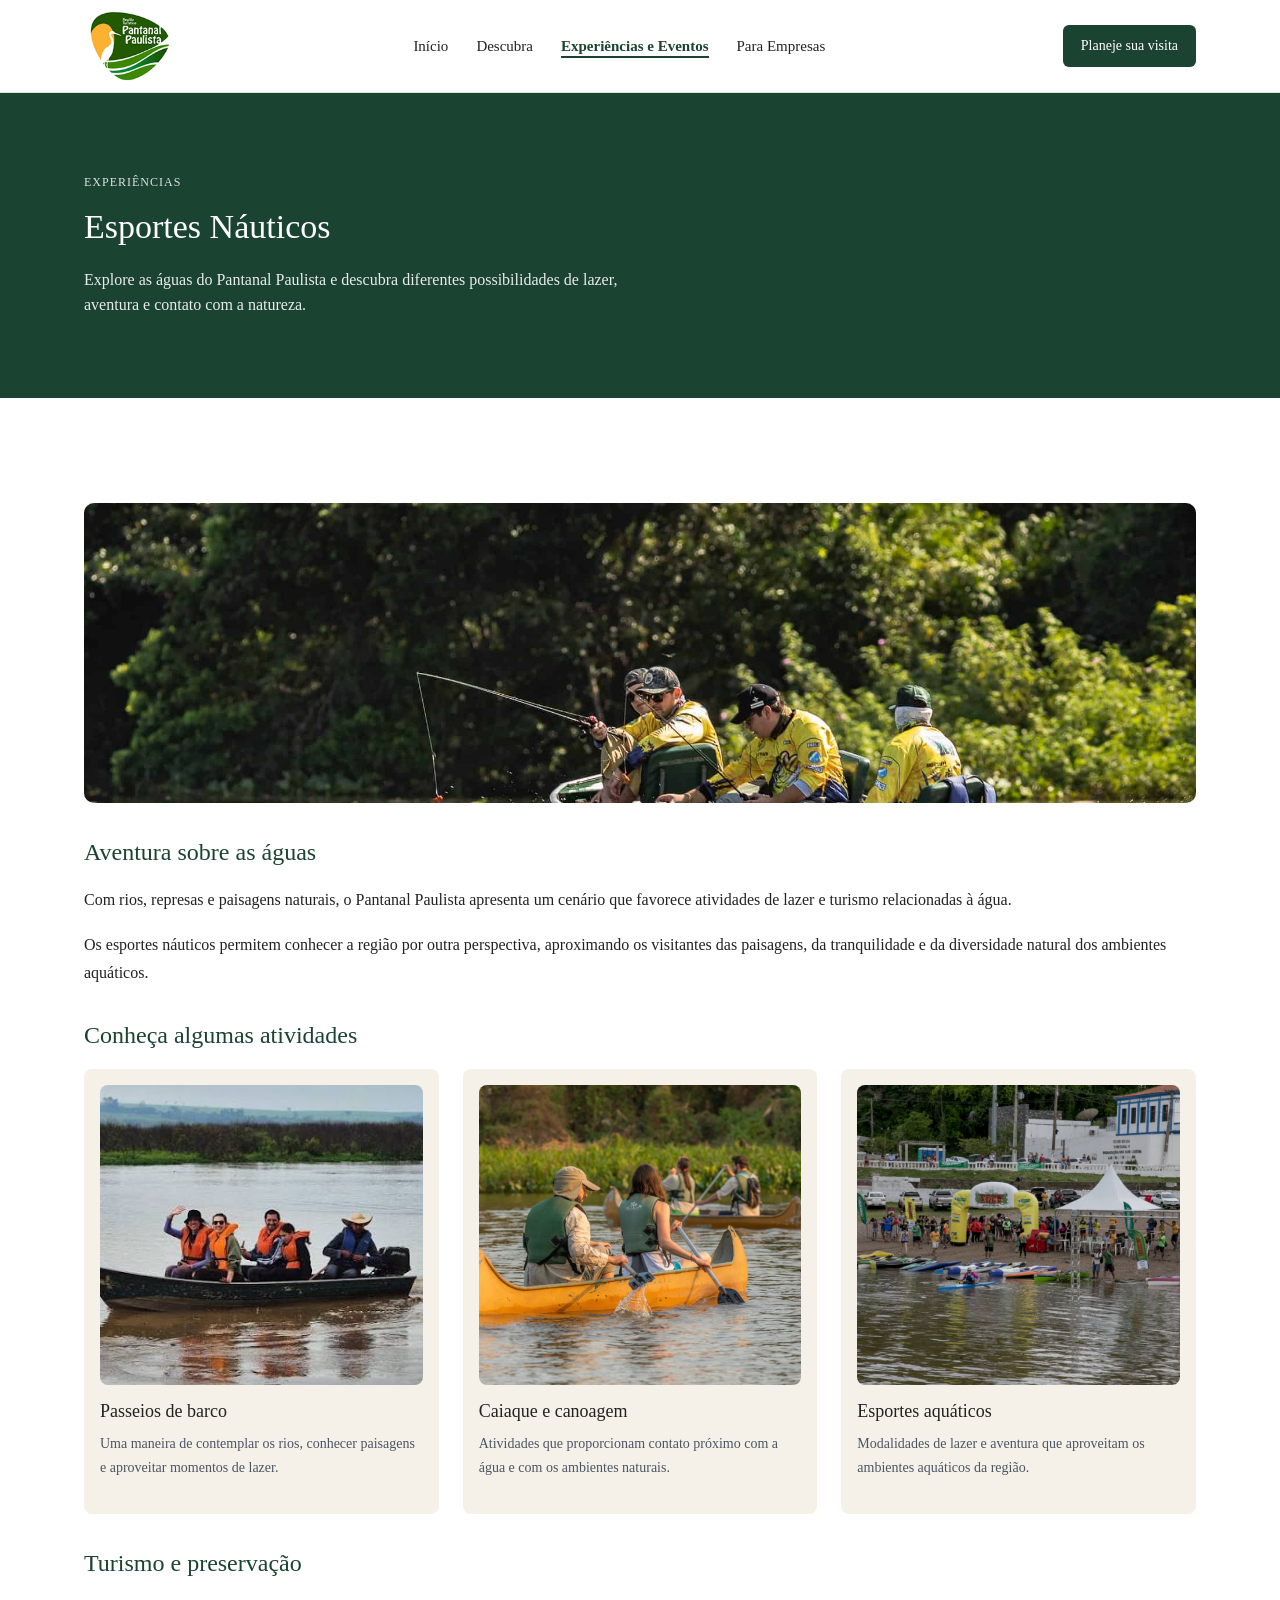
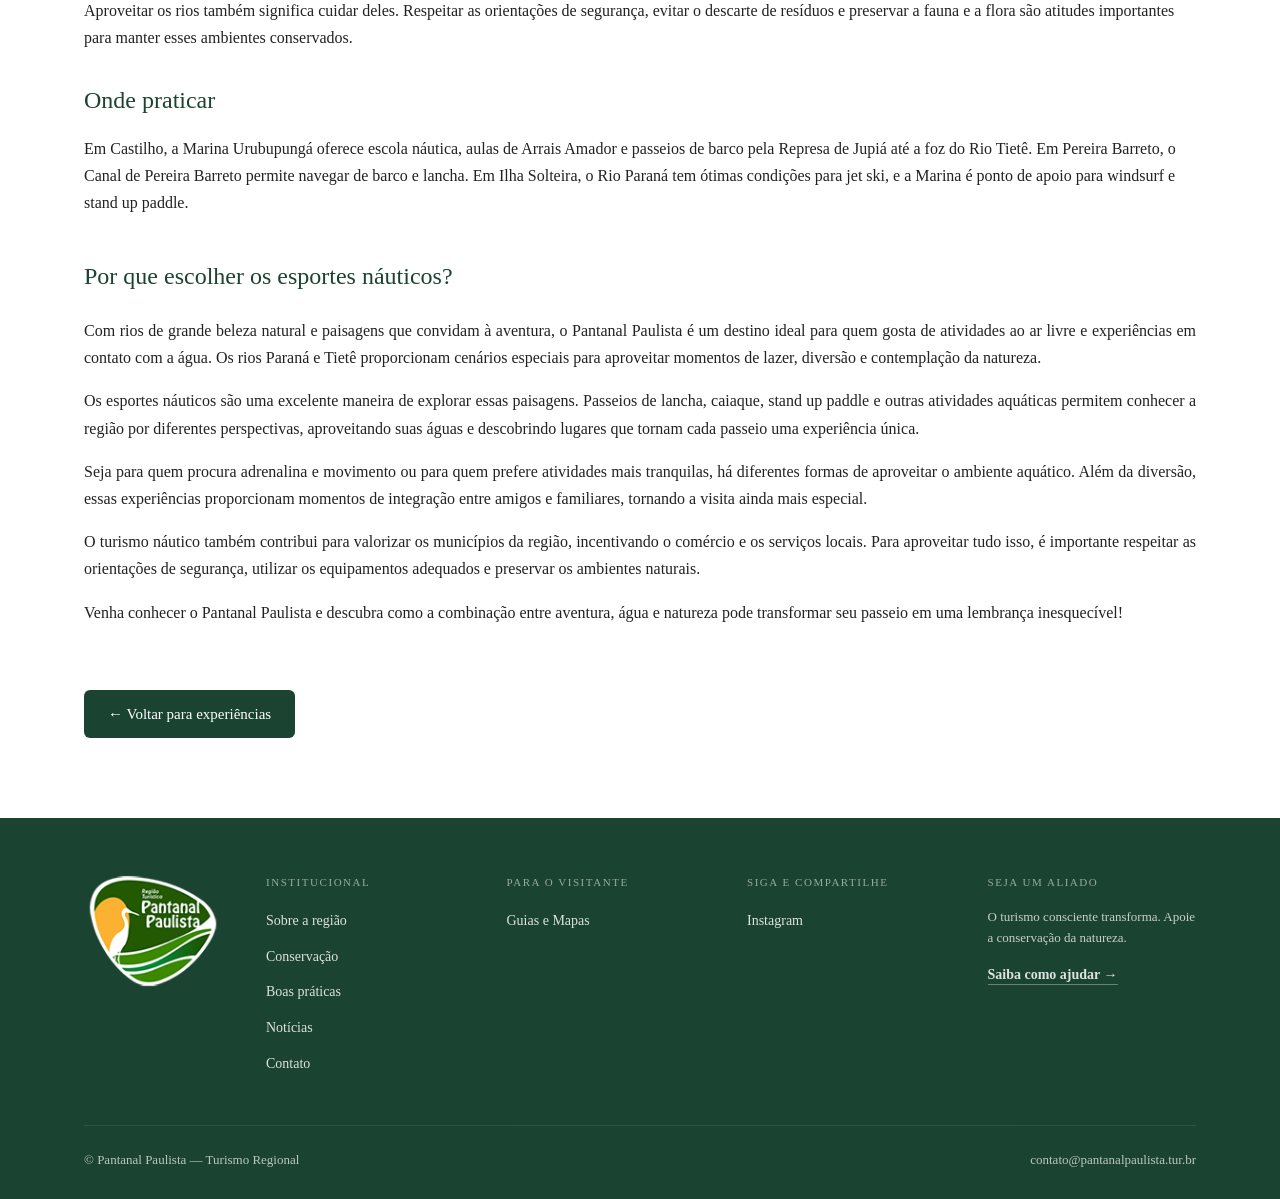
<file: paginas/esportes-nauticos.html>
<!DOCTYPE html>
<html lang="pt-br">
<head>
  <meta charset="UTF-8">
  <meta name="viewport" content="width=device-width, initial-scale=1.0">
  <meta http-equiv="Content-Security-Policy" content="default-src 'none'; script-src 'self'; style-src 'self' 'unsafe-inline'; img-src 'self' data:; font-src 'self'; connect-src 'self'; form-action 'self'; base-uri 'none'; object-src 'none'; upgrade-insecure-requests">
  <meta name="referrer" content="strict-origin-when-cross-origin">
  <link rel="icon" type="image/png" sizes="32x32" href="../img/favicon-32.png">
  <link rel="icon" type="image/png" sizes="192x192" href="../img/favicon-192.png">
  <link rel="apple-touch-icon" href="../img/apple-touch-icon.png">
  <script src="seguranca.js"></script>
  <title>Esportes Náuticos - Pantanal Paulista</title>
  <link rel="stylesheet" href="style_experiencias.css">
  <link rel="stylesheet" href="menu.css">
  <script src="menu.js" defer></script>
</head>
<body class="pagina-detalhe">

  <header class="header">
    <div class="header-container">
      <a href="../index.html" class="logo" aria-label="Pantanal Paulista - página inicial"><img class="logo-img" src="../img/logo-black.png" alt="Pantanal Paulista - Região Turística" width="58" height="48"></a>
      <button type="button" class="menu-toggle" aria-label="Abrir menu" aria-expanded="false" aria-controls="menu-principal"><span class="menu-toggle-barras" aria-hidden="true"></span></button>

      <nav class="nav-principal" id="menu-principal" aria-label="Menu principal">
        <ul class="nav-lista">
          <li><a href="../index.html">Início</a></li>
          <li><a href="descubra.html">Descubra</a></li>
          <li><a href="experiencias.html" class="ativo">Experiências e Eventos</a></li>
          <li><a href="empresas.html">Para Empresas</a></li>
        </ul>
      </nav>

      <a href="descubra.html#planeje-visita" class="btn btn-primario btn-header">Planeje sua visita</a>
    </div>
  </header>

  <main>

    <section class="pagina-topo">
      <div class="container">
        <p class="rotulo rotulo-claro">EXPERIÊNCIAS</p>
        <h1 class="titulo-pagina">Esportes Náuticos</h1>
        <p class="subtitulo-pagina">
          Explore as águas do Pantanal Paulista e descubra diferentes
          possibilidades de lazer, aventura e contato com a natureza.
        </p>
      </div>
    </section>

    <section class="secao-pagina-interna">
      <div class="container">

        <img
          src="img/esportes nauticos.png"
          alt="Atividade náutica nas águas do Pantanal Paulista"
          class="imagem-destaque"
        >

        <div class="conteudo-informativo">

            <br>

          <h2>Aventura sobre as águas</h2>

          <p>
            Com rios, represas e paisagens naturais, o Pantanal Paulista
            apresenta um cenário que favorece atividades de lazer e turismo
            relacionadas à água.
          </p>

          <p>
            Os esportes náuticos permitem conhecer a região por outra
            perspectiva, aproximando os visitantes das paisagens,
            da tranquilidade e da diversidade natural dos ambientes aquáticos.
          </p>
          <br>

          <h2>Conheça algumas atividades</h2>

          <div class="cartoes-flex">

            <div class="cartao">
              <img src="img/barco.png" alt="Passeio de barco pelos rios da região" loading="lazy">
              
              <h3 class="cartao-titulo">Passeios de barco</h3>
              <p>
                Uma maneira de contemplar os rios, conhecer paisagens
                e aproveitar momentos de lazer.
              </p>
            </div>

            <div class="cartao">
              <img src="img/caiaque-e-canoagem.png" alt="Caiaque e canoagem nas águas da região" loading="lazy">
                  
              <h3 class="cartao-titulo">Caiaque e canoagem</h3>
              <p>
                Atividades que proporcionam contato próximo com a água
                e com os ambientes naturais.
              </p>
            </div>

            <div class="cartao">
              <img src="img/esportes.png" alt="Esportes aquáticos no Pantanal Paulista" loading="lazy">
                  
              <h3 class="cartao-titulo">Esportes aquáticos</h3>
              <p>
                Modalidades de lazer e aventura que aproveitam
                os ambientes aquáticos da região.
              </p>
            </div>

          </div>
<br>
          <h2>Turismo e preservação</h2>

          <p>
            Aproveitar os rios também significa cuidar deles.
            Respeitar as orientações de segurança, evitar o descarte
            de resíduos e preservar a fauna e a flora são atitudes
            importantes para manter esses ambientes conservados.
          </p>
          <br>
          
<h2>Onde praticar</h2>

          <p>
            Em Castilho, a Marina Urubupungá oferece escola náutica, aulas de Arrais Amador e passeios de barco pela Represa
            de Jupiá até a foz do Rio Tietê. Em Pereira Barreto, o Canal de Pereira Barreto permite navegar de barco e lancha.
            Em Ilha Solteira, o Rio Paraná tem ótimas condições para jet ski, e a Marina é ponto de apoio para windsurf e stand up paddle.
          </p>

          <br>

<section class="secao-esportes-nauticos">
    <h2>Por que escolher os esportes náuticos?</h2>

    <p>
        Com rios de grande beleza natural e paisagens que convidam à
        aventura, o Pantanal Paulista é um destino ideal para quem gosta
        de atividades ao ar livre e experiências em contato com a água.
        Os rios Paraná e Tietê proporcionam cenários especiais para
        aproveitar momentos de lazer, diversão e contemplação da natureza.
    </p>

    <p>
        Os esportes náuticos são uma excelente maneira de explorar essas
        paisagens. Passeios de lancha, caiaque, stand up paddle e outras
        atividades aquáticas permitem conhecer a região por diferentes
        perspectivas, aproveitando suas águas e descobrindo lugares que
        tornam cada passeio uma experiência única.
    </p>

    <p>
        Seja para quem procura adrenalina e movimento ou para quem prefere
        atividades mais tranquilas, há diferentes formas de aproveitar
        o ambiente aquático. Além da diversão, essas experiências
        proporcionam momentos de integração entre amigos e familiares,
        tornando a visita ainda mais especial.
    </p>

    <p>
        O turismo náutico também contribui para valorizar os municípios
        da região, incentivando o comércio e os serviços locais. Para
        aproveitar tudo isso, é importante respeitar as orientações de
        segurança, utilizar os equipamentos adequados e preservar os
        ambientes naturais.
    </p>

    <p>
        Venha conhecer o Pantanal Paulista e descubra como a combinação
        entre aventura, água e natureza pode transformar seu passeio
        em uma lembrança inesquecível!
    </p>
</section>

<br>
<section>
          <a href="experiencias.html" class="btn btn-primario">
            ← Voltar para experiências
          </a>
          </section>

        </div>
      </div>
    </section>

  </main>

  <footer class="rodape">
    <div class="container">
      <div class="rodape-topo">
        <p class="rodape-logo"><img class="logo-rodape" src="../img/logo-white.png" alt="Pantanal Paulista - Região Turística" width="87" height="72" loading="lazy"></p>
      </div>
      <div class="rodape-colunas">
        <div class="rodape-coluna">
          <h4>Institucional</h4>
          <ul>
            <li><a href="../index.html#sobre-regiao">Sobre a região</a></li>
            <li><a href="descubra.html#natureza">Conservação</a></li>
            <li><a href="pesca.html#pesca-responsavel">Boas práticas</a></li>
            <li><a href="https://www.turismo.sp.gov.br/sec_turismo" target="_blank" rel="noopener">Notícias</a></li>
            <li><a href="empresas.html#contato">Contato</a></li>
          </ul>
        </div>
        <div class="rodape-coluna">
          <h4>Para o visitante</h4>
          <ul>
            <li><a href="descubra.html#mapa">Guias e Mapas</a></li>
          </ul>
        </div>
        <div class="rodape-coluna">
          <h4>Siga e compartilhe</h4>
          <ul>
            <li><a href="https://www.instagram.com/rtpantanal/" target="_blank" rel="noopener">Instagram</a></li>
          </ul>
        </div>
        <div class="rodape-coluna rodape-aliado">
          <h4>Seja um aliado</h4>
          <p>O turismo consciente transforma. Apoie a conservação da natureza.</p>
          <a href="empresas.html" class="link-saiba-mais">Saiba como ajudar →</a>
        </div>
      </div>
      <div class="rodape-base">
        <p>© Pantanal Paulista — Turismo Regional</p>
        <a href="mailto:contato@pantanalpaulista.tur.br">contato@pantanalpaulista.tur.br</a>
      </div>
    </div>
  </footer>

</body>
</html>
</file>
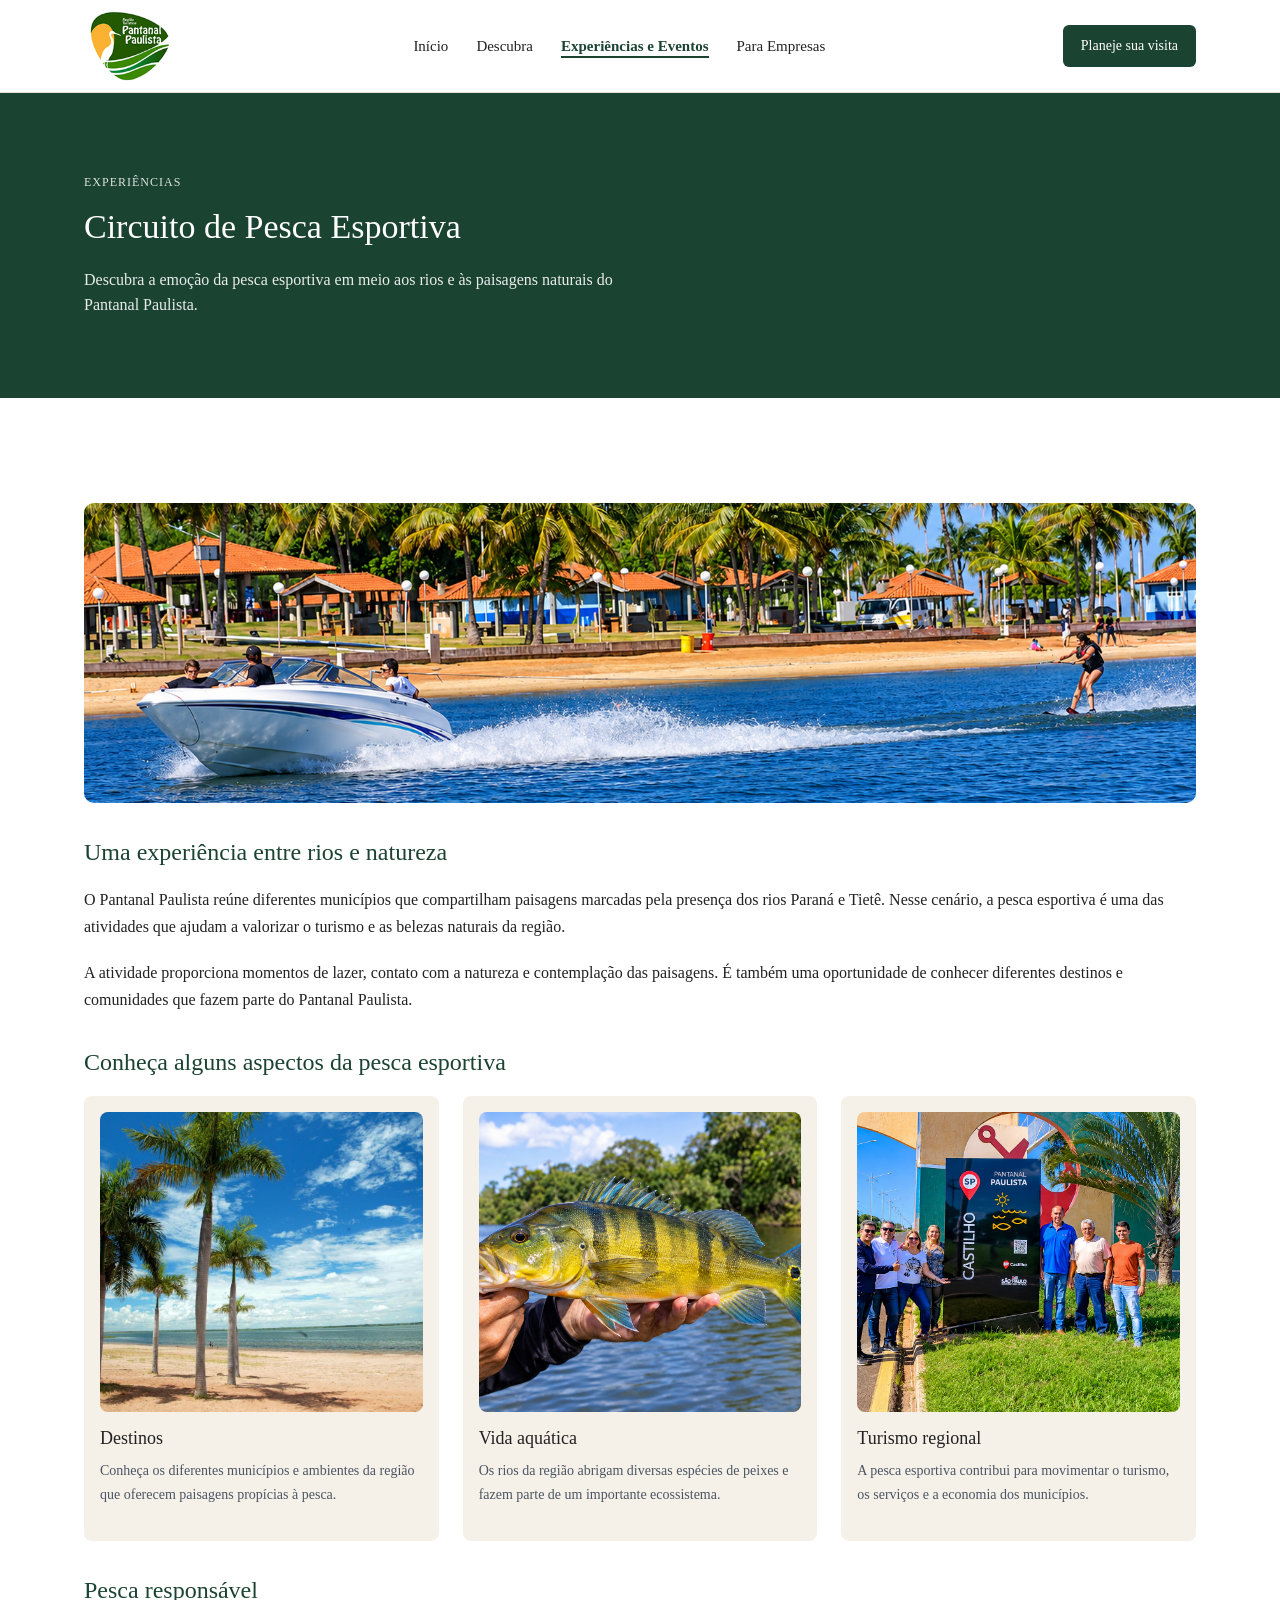
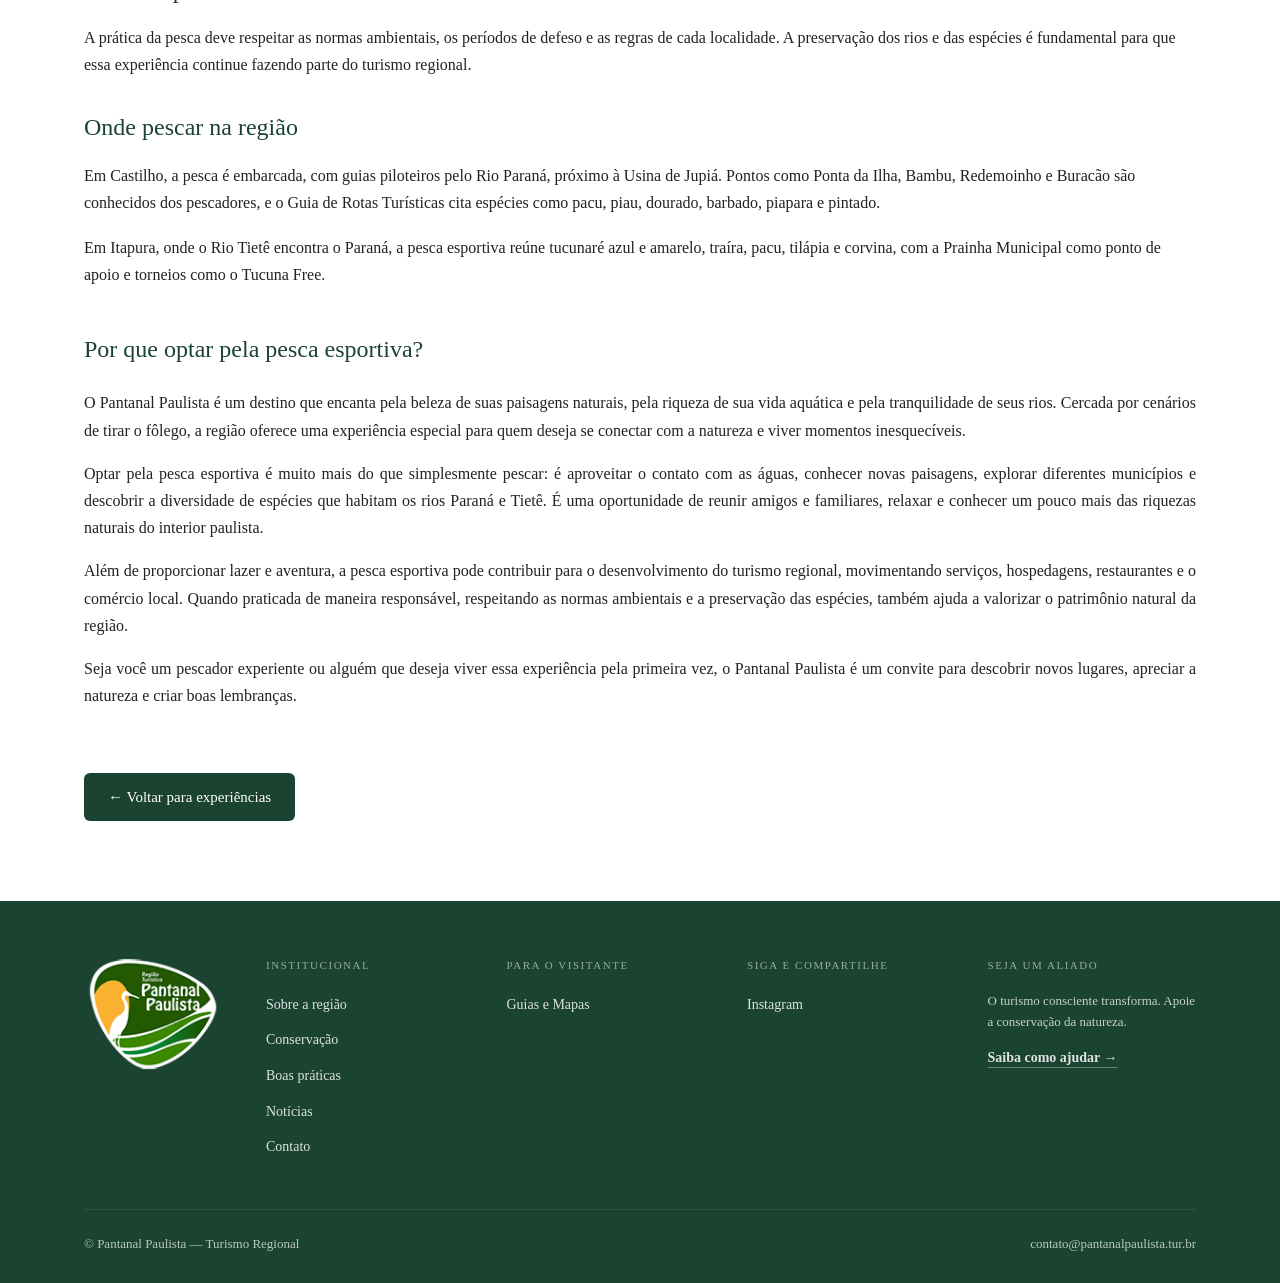
<file: paginas/pesca.html>
<!DOCTYPE html>
<html lang="pt-br">
<head>
  <meta charset="UTF-8">
  <meta name="viewport" content="width=device-width, initial-scale=1.0">
  <meta http-equiv="Content-Security-Policy" content="default-src 'none'; script-src 'self'; style-src 'self' 'unsafe-inline'; img-src 'self' data:; font-src 'self'; connect-src 'self'; form-action 'self'; base-uri 'none'; object-src 'none'; upgrade-insecure-requests">
  <meta name="referrer" content="strict-origin-when-cross-origin">
  <link rel="icon" type="image/png" sizes="32x32" href="../img/favicon-32.png">
  <link rel="icon" type="image/png" sizes="192x192" href="../img/favicon-192.png">
  <link rel="apple-touch-icon" href="../img/apple-touch-icon.png">
  <script src="seguranca.js"></script>
  <title>Circuito de Pesca Esportiva - Pantanal Paulista</title>
  <link rel="stylesheet" href="style_experiencias.css">
  <link rel="stylesheet" href="menu.css">
  <script src="menu.js" defer></script>
</head>
<body class="pagina-detalhe">

  <header class="header">
    <div class="header-container">
      <a href="../index.html" class="logo" aria-label="Pantanal Paulista - página inicial"><img class="logo-img" src="../img/logo-black.png" alt="Pantanal Paulista - Região Turística" width="58" height="48"></a>
      <button type="button" class="menu-toggle" aria-label="Abrir menu" aria-expanded="false" aria-controls="menu-principal"><span class="menu-toggle-barras" aria-hidden="true"></span></button>

      <nav class="nav-principal" id="menu-principal" aria-label="Menu principal">
        <ul class="nav-lista">
          <li><a href="../index.html">Início</a></li>
          <li><a href="descubra.html">Descubra</a></li>
          <li><a href="experiencias.html" class="ativo">Experiências e Eventos</a></li>
          <li><a href="empresas.html">Para Empresas</a></li>
        </ul>
      </nav>

      <a href="descubra.html#planeje-visita" class="btn btn-primario btn-header">Planeje sua visita</a>
    </div>
  </header>

  <main>

    <section class="pagina-topo">
      <div class="container">
        <p class="rotulo rotulo-claro">EXPERIÊNCIAS</p>
        <h1 class="titulo-pagina">Circuito de Pesca Esportiva</h1>
        <p class="subtitulo-pagina">
          Descubra a emoção da pesca esportiva em meio aos rios e às paisagens
          naturais do Pantanal Paulista.
        </p>
      </div>
    </section>

    <section class="secao-pagina-interna">
      <div class="container">

        <img
          src="img/capa-pescaesportiva.png"
          alt="Pesca esportiva em um ambiente natural"
          class="imagem-destaque"
        >

        <div class="conteudo-informativo">

            <br>
          <h2>Uma experiência entre rios e natureza</h2>

          <p>
            O Pantanal Paulista reúne diferentes municípios que compartilham
            paisagens marcadas pela presença dos rios Paraná e Tietê.
            Nesse cenário, a pesca esportiva é uma das atividades que ajudam
            a valorizar o turismo e as belezas naturais da região.
          </p>

          <p>
            A atividade proporciona momentos de lazer, contato com a natureza
            e contemplação das paisagens. É também uma oportunidade de conhecer
            diferentes destinos e comunidades que fazem parte do Pantanal Paulista.
          </p>
<br>
          <h2>Conheça alguns aspectos da pesca esportiva</h2>
          <br>

          <div class="cartoes-flex">

            <div class="cartao">
              <img src="img/destinos.png" alt="Destinos de pesca esportiva na região" loading="lazy">
                
              <h3 class="cartao-titulo">Destinos</h3>
              <p>
                Conheça os diferentes municípios e ambientes da região
                que oferecem paisagens propícias à pesca.
              </p>
            </div>

            <div class="cartao">
              <img src="img/peixe.png" alt="Peixes dos rios da região" loading="lazy">
                 
              <h3 class="cartao-titulo">Vida aquática</h3>
              <p>
                Os rios da região abrigam diversas espécies de peixes
                e fazem parte de um importante ecossistema.
              </p>
            </div>

            <div class="cartao">
              <img src="img/turismo.png" alt="Turismo regional ligado à pesca" loading="lazy">
                  
              <h3 class="cartao-titulo">Turismo regional</h3>
              <p>
                A pesca esportiva contribui para movimentar o turismo,
                os serviços e a economia dos municípios.
              </p>
            </div>

          </div>
          <br>

          <h2 id="pesca-responsavel">Pesca responsável</h2>

          <p>
            A prática da pesca deve respeitar as normas ambientais,
            os períodos de defeso e as regras de cada localidade.
            A preservação dos rios e das espécies é fundamental
            para que essa experiência continue fazendo parte do turismo regional.
          </p>

          <br>

<h2>Onde pescar na região</h2>

          <p>
            Em Castilho, a pesca é embarcada, com guias piloteiros pelo Rio Paraná, próximo à Usina de Jupiá.
            Pontos como Ponta da Ilha, Bambu, Redemoinho e Buracão são conhecidos dos pescadores, e o Guia de Rotas Turísticas
            cita espécies como pacu, piau, dourado, barbado, piapara e pintado.
          </p>

          <p>
            Em Itapura, onde o Rio Tietê encontra o Paraná, a pesca esportiva reúne tucunaré azul e amarelo, traíra, pacu,
            tilápia e corvina, com a Prainha Municipal como ponto de apoio e torneios como o Tucuna Free.
          </p>

          <br>

<section class="secao-pesca">
    <h2>Por que optar pela pesca esportiva?</h2>
    <br>

    <p>
        O Pantanal Paulista é um destino que encanta pela beleza de suas
        paisagens naturais, pela riqueza de sua vida aquática e pela
        tranquilidade de seus rios. Cercada por cenários de tirar o fôlego,
        a região oferece uma experiência especial para quem deseja se
        conectar com a natureza e viver momentos inesquecíveis.
    </p>

    <p>
        Optar pela pesca esportiva é muito mais do que simplesmente pescar:
        é aproveitar o contato com as águas, conhecer novas paisagens,
        explorar diferentes municípios e descobrir a diversidade de espécies
        que habitam os rios Paraná e Tietê. É uma oportunidade de reunir
        amigos e familiares, relaxar e conhecer um pouco mais das riquezas
        naturais do interior paulista.
    </p>

    <p>
        Além de proporcionar lazer e aventura, a pesca esportiva pode
        contribuir para o desenvolvimento do turismo regional, movimentando
        serviços, hospedagens, restaurantes e o comércio local. Quando
        praticada de maneira responsável, respeitando as normas ambientais
        e a preservação das espécies, também ajuda a valorizar o patrimônio
        natural da região.
    </p>

    <p>
        Seja você um pescador experiente ou alguém que deseja viver essa
        experiência pela primeira vez, o Pantanal Paulista é um convite
        para descobrir novos lugares, apreciar a natureza e criar boas
        lembranças.
    </p>
</section>

          <br>
          <a href="experiencias.html" class="btn btn-primario">
            ← Voltar para experiências
          </a>

        </div>
      </div>
    </section>

  </main>

  <footer class="rodape">
    <div class="container">
      <div class="rodape-topo">
        <p class="rodape-logo"><img class="logo-rodape" src="../img/logo-white.png" alt="Pantanal Paulista - Região Turística" width="87" height="72" loading="lazy"></p>
      </div>
      <div class="rodape-colunas">
        <div class="rodape-coluna">
          <h4>Institucional</h4>
          <ul>
            <li><a href="../index.html#sobre-regiao">Sobre a região</a></li>
            <li><a href="descubra.html#natureza">Conservação</a></li>
            <li><a href="pesca.html#pesca-responsavel">Boas práticas</a></li>
            <li><a href="https://www.turismo.sp.gov.br/sec_turismo" target="_blank" rel="noopener">Notícias</a></li>
            <li><a href="empresas.html#contato">Contato</a></li>
          </ul>
        </div>
        <div class="rodape-coluna">
          <h4>Para o visitante</h4>
          <ul>
            <li><a href="descubra.html#mapa">Guias e Mapas</a></li>
          </ul>
        </div>
        <div class="rodape-coluna">
          <h4>Siga e compartilhe</h4>
          <ul>
            <li><a href="https://www.instagram.com/rtpantanal/" target="_blank" rel="noopener">Instagram</a></li>
          </ul>
        </div>
        <div class="rodape-coluna rodape-aliado">
          <h4>Seja um aliado</h4>
          <p>O turismo consciente transforma. Apoie a conservação da natureza.</p>
          <a href="empresas.html" class="link-saiba-mais">Saiba como ajudar →</a>
        </div>
      </div>
      <div class="rodape-base">
        <p>© Pantanal Paulista — Turismo Regional</p>
        <a href="mailto:contato@pantanalpaulista.tur.br">contato@pantanalpaulista.tur.br</a>
      </div>
    </div>
  </footer>

</body>
</html>
</file>
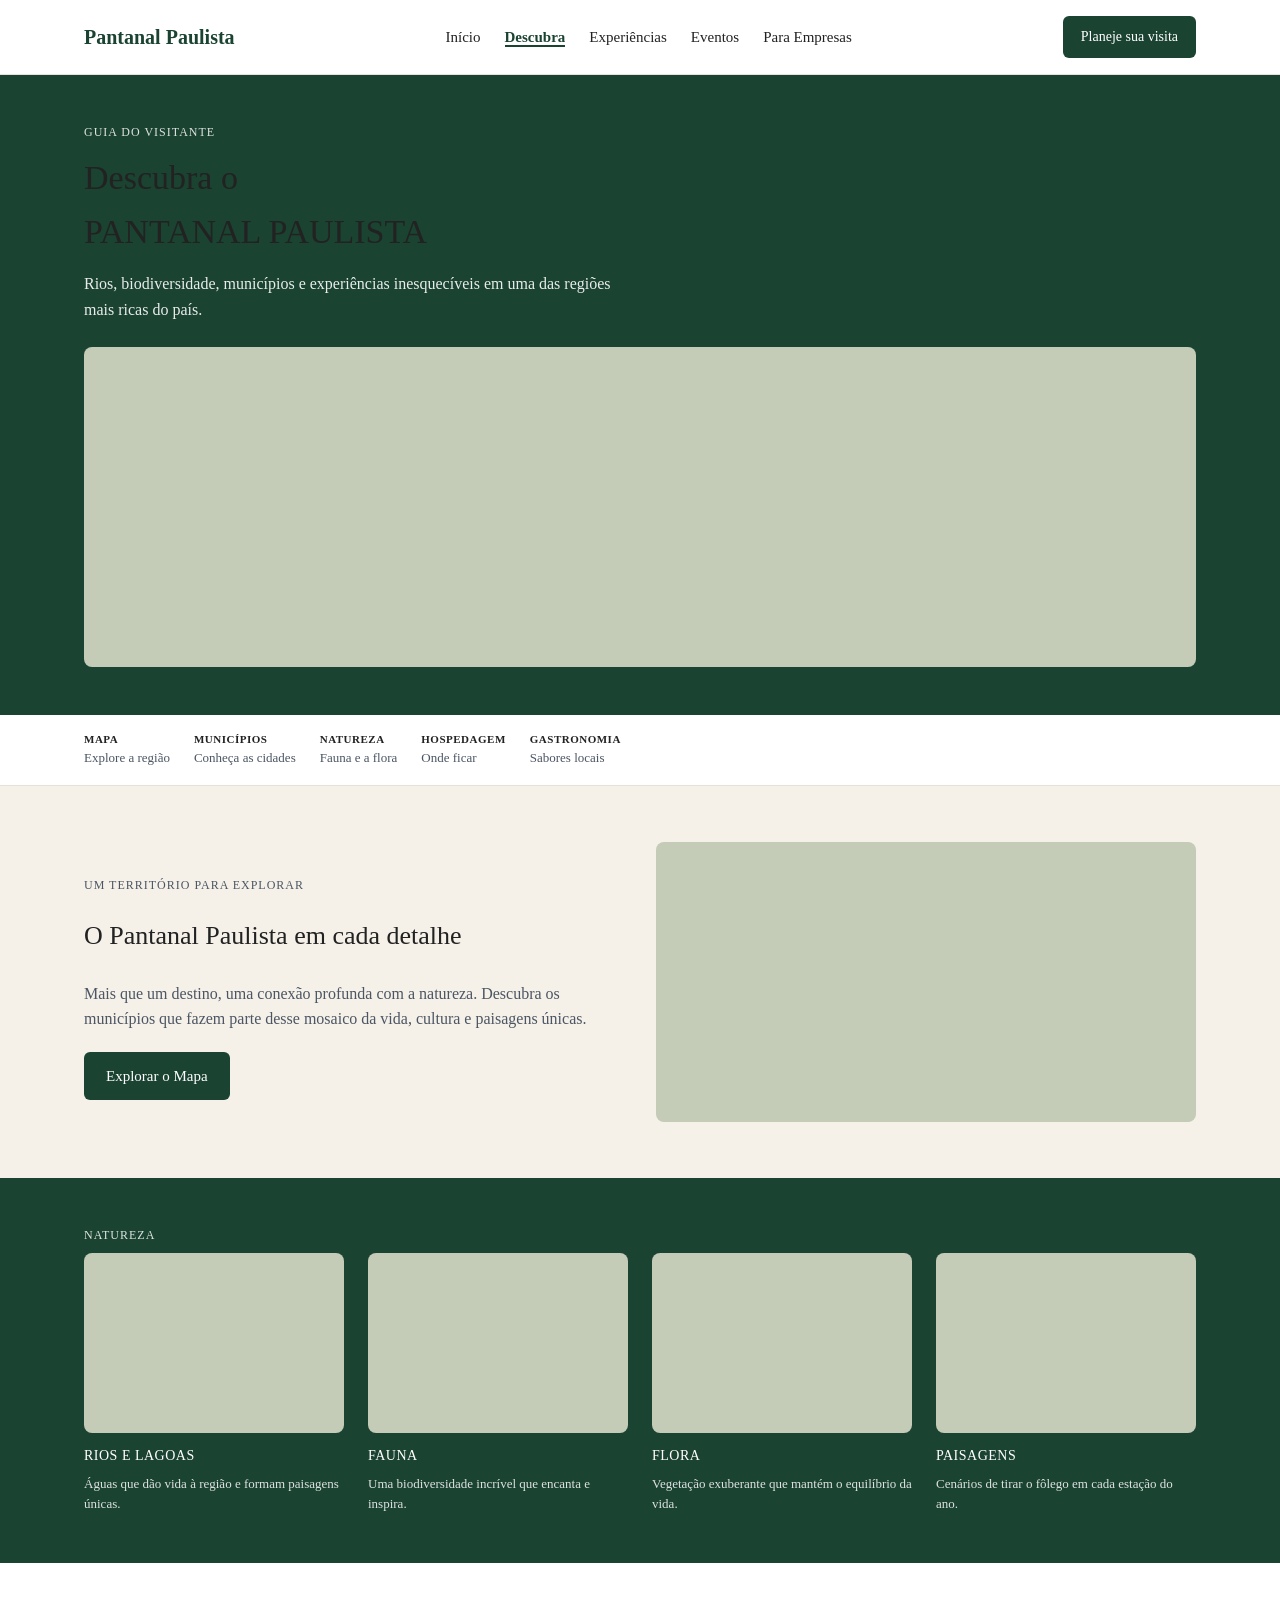
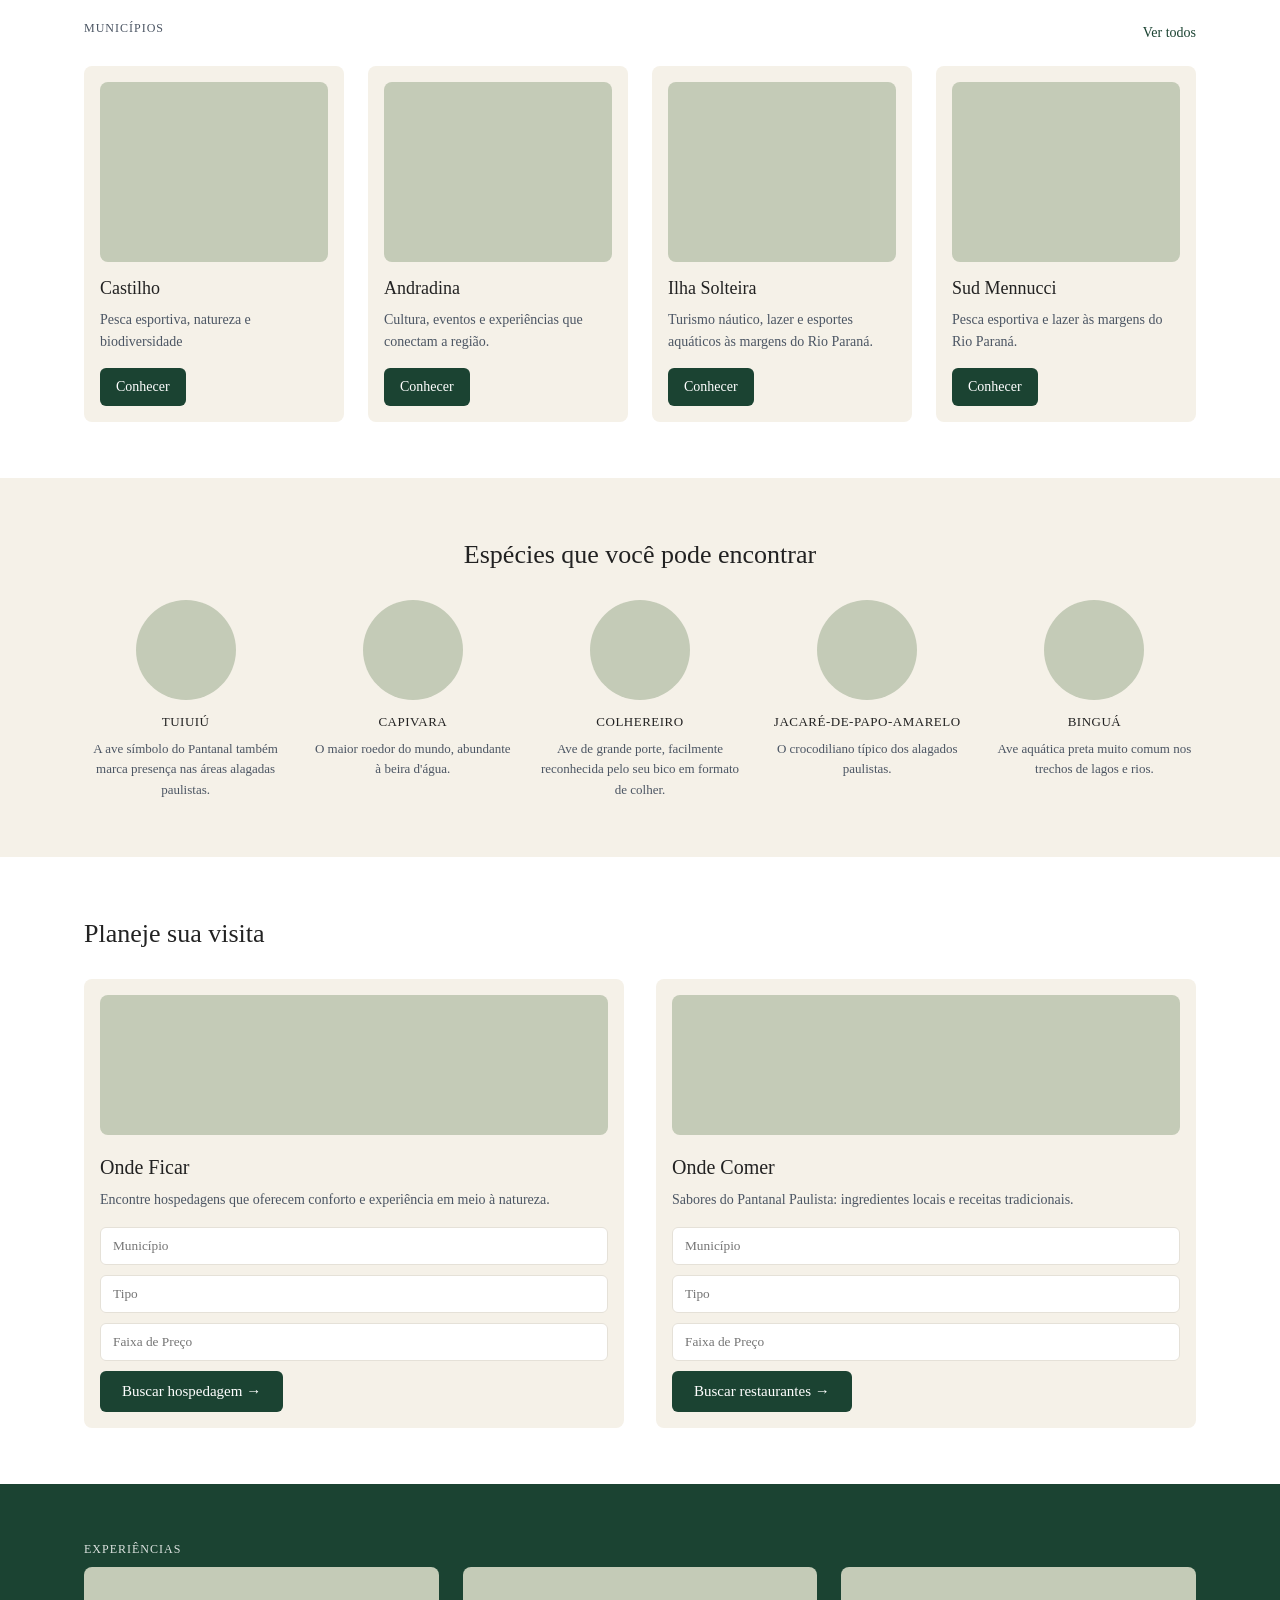
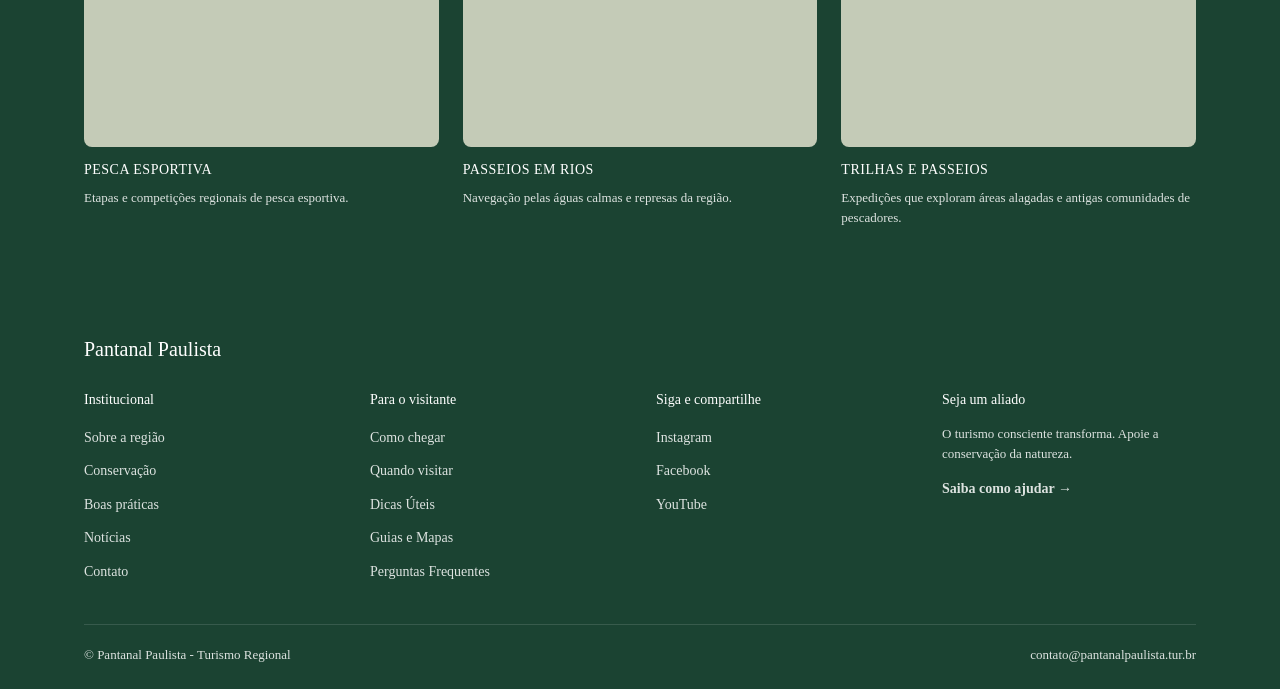
<file: Projeto - Pantanal Paulista/descubra/descubra.html>
<!DOCTYPE html>
<html lang="pt-br">
<head>
  <meta charset="UTF-8">
  <meta name="viewport" content="width=device-width, initial-scale=1.0">
  <title>Pantanal Paulista - Descubra</title>
  <link rel="stylesheet" href="style.css">
</head>
<body>

  <!-- CABEÇALHO / MENU (igual em todas as páginas) -->
  <header class="header">
    <div class="header-container">
      <a href="index.html" class="logo">Pantanal Paulista</a>

      <nav class="nav-principal">
        <ul class="nav-lista">
          <li><a href="index.html">Início</a></li>
          <li><a href="descubra.html" class="ativo">Descubra</a></li>
          <li><a href="experiencias.html">Experiências</a></li>
          <li><a href="eventos.html">Eventos</a></li>
          <li><a href="empresas.html">Para Empresas</a></li>
        </ul>
      </nav>

      <a href="#planeje-visita" class="btn btn-primario btn-header">Planeje sua visita</a>
    </div>
  </header>

  <main>

    <!-- Cabeçalho da página Descubra, com imagem grande de fundo -->
    <section class="descubra-topo">
      <div class="container">
        <p class="rotulo rotulo-claro">GUIA DO VISITANTE</p>
        <h1 class="titulo-secao-grande">Descubra o<br>PANTANAL PAULISTA</h1>
        <p class="subtitulo-secao-grande">
          Rios, biodiversidade, municípios e experiências inesquecíveis
          em uma das regiões mais ricas do país.
        </p>
        <!-- Placeholder da imagem de destaque (ex: ave símbolo do pantanal) -->
        <div class="placeholder-img placeholder-descubra-hero" aria-hidden="true"></div>
      </div>
    </section>

    <!-- Sub-menu de navegação rápida DENTRO desta página (continua usando âncoras #) -->
    <nav class="subnav-descubra">
      <div class="container subnav-lista">
        <a href="#mapa"><span class="subnav-titulo">MAPA</span><span class="subnav-desc">Explore a região</span></a>
        <a href="#municipios"><span class="subnav-titulo">MUNICÍPIOS</span><span class="subnav-desc">Conheça as cidades</span></a>
        <a href="#natureza"><span class="subnav-titulo">NATUREZA</span><span class="subnav-desc">Fauna e a flora</span></a>
        <a href="#hospedagem"><span class="subnav-titulo">HOSPEDAGEM</span><span class="subnav-desc">Onde ficar</span></a>
        <a href="#gastronomia"><span class="subnav-titulo">GASTRONOMIA</span><span class="subnav-desc">Sabores locais</span></a>
      </div>
    </nav>

    <!-- Bloco do Mapa da região -->
    <section id="mapa" class="secao-mapa">
      <div class="container container-duas-colunas">
        <div class="mapa-texto">
          <p class="rotulo">UM TERRITÓRIO PARA EXPLORAR</p>
          <h2 class="titulo-secao">O Pantanal Paulista em cada detalhe</h2>
          <p>
            Mais que um destino, uma conexão profunda com a natureza.
            Descubra os municípios que fazem parte desse mosaico da vida,
            cultura e paisagens únicas.
          </p>
          <a href="#municipios" class="btn btn-primario">Explorar o Mapa</a>
        </div>
        <div class="mapa-imagem">
          <!-- Placeholder do mapa ilustrado da região -->
          <div class="placeholder-img placeholder-mapa" aria-hidden="true"></div>
        </div>
      </div>
    </section>

    <!-- Bloco Natureza: Rios e Lagoas / Fauna / Flora / Paisagens -->
    <section id="natureza" class="secao-natureza">
      <div class="container">
        <p class="rotulo rotulo-claro">NATUREZA</p>
        <div class="cartoes-flex cartoes-4">
          <article class="cartao-natureza">
            <div class="placeholder-img" aria-hidden="true"></div>
            <h3>RIOS E LAGOAS</h3>
            <p>Águas que dão vida à região e formam paisagens únicas.</p>
          </article>
          <article class="cartao-natureza">
            <div class="placeholder-img" aria-hidden="true"></div>
            <h3>FAUNA</h3>
            <p>Uma biodiversidade incrível que encanta e inspira.</p>
          </article>
          <article class="cartao-natureza">
            <div class="placeholder-img" aria-hidden="true"></div>
            <h3>FLORA</h3>
            <p>Vegetação exuberante que mantém o equilíbrio da vida.</p>
          </article>
          <article class="cartao-natureza">
            <div class="placeholder-img" aria-hidden="true"></div>
            <h3>PAISAGENS</h3>
            <p>Cenários de tirar o fôlego em cada estação do ano.</p>
          </article>
        </div>
      </div>
    </section>

    <!-- Bloco Municípios -->
    <section id="municipios" class="secao-municipios">
      <div class="container">
        <div class="cabecalho-com-link">
          <p class="rotulo">MUNICÍPIOS</p>
          <a href="#municipios" class="link-vertodos">Ver todos</a>
        </div>

        <div class="cartoes-flex cartoes-4">
          <article class="cartao-municipio">
            <div class="placeholder-img" aria-hidden="true"></div>
            <h3>Castilho</h3>
            <p>Pesca esportiva, natureza e biodiversidade</p>
            <a href="#municipios" class="btn btn-primario btn-pequeno">Conhecer</a>
          </article>
          <article class="cartao-municipio">
            <div class="placeholder-img" aria-hidden="true"></div>
            <h3>Andradina</h3>
            <p>Cultura, eventos e experiências que conectam a região.</p>
            <a href="#municipios" class="btn btn-primario btn-pequeno">Conhecer</a>
          </article>
          <article class="cartao-municipio">
            <div class="placeholder-img" aria-hidden="true"></div>
            <h3>Ilha Solteira</h3>
            <p>Turismo náutico, lazer e esportes aquáticos às margens do Rio Paraná.</p>
            <a href="#municipios" class="btn btn-primario btn-pequeno">Conhecer</a>
          </article>
          <article class="cartao-municipio">
            <div class="placeholder-img" aria-hidden="true"></div>
            <h3>Sud Mennucci</h3>
            <p>Pesca esportiva e lazer às margens do Rio Paraná.</p>
            <a href="#municipios" class="btn btn-primario btn-pequeno">Conhecer</a>
          </article>
        </div>
      </div>
    </section>

    <!-- Bloco Espécies que você pode encontrar -->
    <section class="secao-especies">
      <div class="container">
        <h2 class="titulo-secao">Espécies que você pode encontrar</h2>
        <div class="cartoes-flex cartoes-5">
          <article class="cartao-especie">
            <div class="placeholder-img placeholder-redondo" aria-hidden="true"></div>
            <h3>TUIUIÚ</h3>
            <p>A ave símbolo do Pantanal também marca presença nas áreas alagadas paulistas.</p>
          </article>
          <article class="cartao-especie">
            <div class="placeholder-img placeholder-redondo" aria-hidden="true"></div>
            <h3>CAPIVARA</h3>
            <p>O maior roedor do mundo, abundante à beira d'água.</p>
          </article>
          <article class="cartao-especie">
            <div class="placeholder-img placeholder-redondo" aria-hidden="true"></div>
            <h3>COLHEREIRO</h3>
            <p>Ave de grande porte, facilmente reconhecida pelo seu bico em formato de colher.</p>
          </article>
          <article class="cartao-especie">
            <div class="placeholder-img placeholder-redondo" aria-hidden="true"></div>
            <h3>JACARÉ-DE-PAPO-AMARELO</h3>
            <p>O crocodiliano típico dos alagados paulistas.</p>
          </article>
          <article class="cartao-especie">
            <div class="placeholder-img placeholder-redondo" aria-hidden="true"></div>
            <h3>BINGUÁ</h3>
            <p>Ave aquática preta muito comum nos trechos de lagos e rios.</p>
          </article>
        </div>
      </div>
    </section>

    <!-- Bloco "Planeje sua visita": Onde Ficar (hospedagem) e Onde Comer (gastronomia) -->
    <section id="planeje-visita" class="secao-planeje">
      <div class="container">
        <h2 class="titulo-secao">Planeje sua visita</h2>
        <div class="container-duas-colunas">

          <div id="hospedagem" class="cartao-busca">
            <div class="placeholder-img placeholder-busca" aria-hidden="true"></div>
            <h3>Onde Ficar</h3>
            <p>Encontre hospedagens que oferecem conforto e experiência em meio à natureza.</p>
            <form class="form-busca" action="#" method="get">
              <label for="municipio-hospedagem" class="visualmente-oculto">Município</label>
              <input type="text" id="municipio-hospedagem" name="municipio" placeholder="Município">
              <label for="tipo-hospedagem" class="visualmente-oculto">Tipo</label>
              <input type="text" id="tipo-hospedagem" name="tipo" placeholder="Tipo">
              <label for="preco-hospedagem" class="visualmente-oculto">Faixa de Preço</label>
              <input type="text" id="preco-hospedagem" name="preco" placeholder="Faixa de Preço">
              <button type="submit" class="btn btn-primario">Buscar hospedagem →</button>
            </form>
          </div>

          <div id="gastronomia" class="cartao-busca">
            <div class="placeholder-img placeholder-busca" aria-hidden="true"></div>
            <h3>Onde Comer</h3>
            <p>Sabores do Pantanal Paulista: ingredientes locais e receitas tradicionais.</p>
            <form class="form-busca" action="#" method="get">
              <label for="municipio-restaurante" class="visualmente-oculto">Município</label>
              <input type="text" id="municipio-restaurante" name="municipio" placeholder="Município">
              <label for="tipo-restaurante" class="visualmente-oculto">Tipo</label>
              <input type="text" id="tipo-restaurante" name="tipo" placeholder="Tipo">
              <label for="preco-restaurante" class="visualmente-oculto">Faixa de Preço</label>
              <input type="text" id="preco-restaurante" name="preco" placeholder="Faixa de Preço">
              <button type="submit" class="btn btn-primario">Buscar restaurantes →</button>
            </form>
          </div>

        </div>
      </div>
    </section>

    <!-- Prévia de experiências, agora linkando para a página real experiencias.html -->
    <section class="secao-experiencias-preview">
      <div class="container">
        <p class="rotulo rotulo-claro">EXPERIÊNCIAS</p>
        <div class="cartoes-flex cartoes-3">
          <a href="experiencias.html" class="cartao-preview">
            <div class="placeholder-img" aria-hidden="true"></div>
            <h3>PESCA ESPORTIVA</h3>
            <p>Etapas e competições regionais de pesca esportiva.</p>
          </a>
          <a href="experiencias.html" class="cartao-preview">
            <div class="placeholder-img" aria-hidden="true"></div>
            <h3>PASSEIOS EM RIOS</h3>
            <p>Navegação pelas águas calmas e represas da região.</p>
          </a>
          <a href="experiencias.html" class="cartao-preview">
            <div class="placeholder-img" aria-hidden="true"></div>
            <h3>TRILHAS E PASSEIOS</h3>
            <p>Expedições que exploram áreas alagadas e antigas comunidades de pescadores.</p>
          </a>
        </div>
      </div>
    </section>

  </main>

  <!-- RODAPÉ (igual em todas as páginas) -->
  <footer class="rodape">
    <div class="container">
      <div class="rodape-topo">
        <p class="rodape-logo">Pantanal Paulista</p>
      </div>

      <div class="rodape-colunas">
        <div class="rodape-coluna">
          <h4>Institucional</h4>
          <ul>
            <li><a href="index.html">Sobre a região</a></li>
            <li><a href="descubra.html">Conservação</a></li>
            <li><a href="descubra.html">Boas práticas</a></li>
            <li><a href="eventos.html">Notícias</a></li>
            <li><a href="empresas.html">Contato</a></li>
          </ul>
        </div>
        <div class="rodape-coluna">
          <h4>Para o visitante</h4>
          <ul>
            <li><a href="descubra.html">Como chegar</a></li>
            <li><a href="descubra.html">Quando visitar</a></li>
            <li><a href="descubra.html">Dicas Úteis</a></li>
            <li><a href="descubra.html#mapa">Guias e Mapas</a></li>
            <li><a href="empresas.html">Perguntas Frequentes</a></li>
          </ul>
        </div>
        <div class="rodape-coluna">
          <h4>Siga e compartilhe</h4>
          <ul>
            <li><a href="index.html">Instagram</a></li>
            <li><a href="index.html">Facebook</a></li>
            <li><a href="index.html">YouTube</a></li>
          </ul>
        </div>
        <div class="rodape-coluna rodape-aliado">
          <h4>Seja um aliado</h4>
          <p>O turismo consciente transforma. Apoie a conservação da natureza.</p>
          <a href="empresas.html" class="link-saiba-mais">Saiba como ajudar →</a>
        </div>
      </div>

      <div class="rodape-base">
        <p>© Pantanal Paulista - Turismo Regional</p>
        <a href="mailto:contato@pantanalpaulista.tur.br">contato@pantanalpaulista.tur.br</a>
      </div>
    </div>
  </footer>

</body>
</html>
</file>
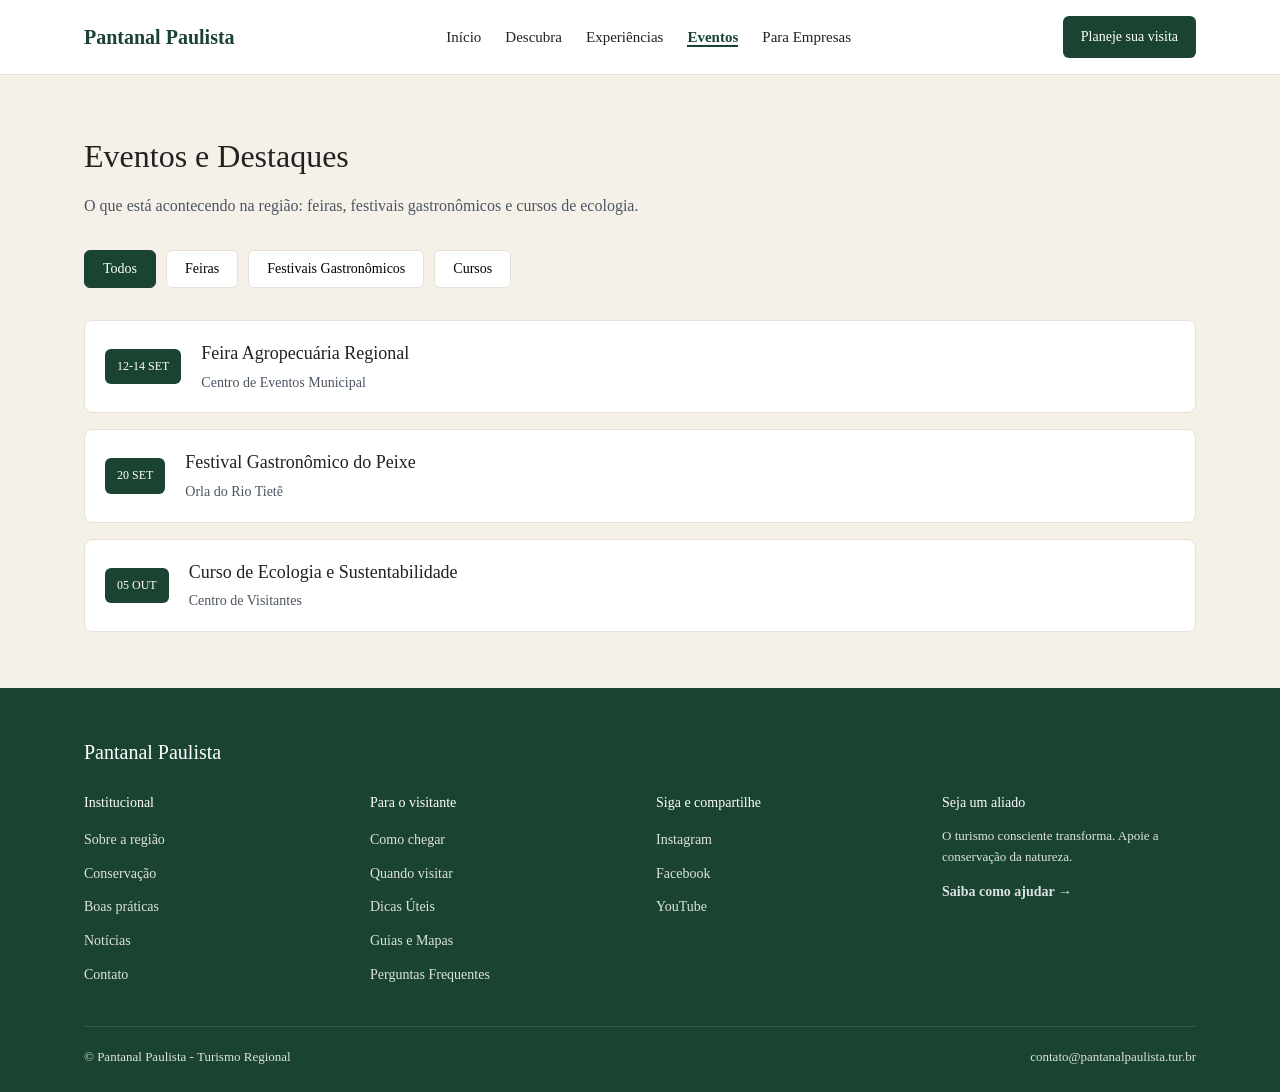
<file: Projeto - Pantanal Paulista/eventos/eventos.html>
<!DOCTYPE html>
<html lang="pt-br">
<head>
  <meta charset="UTF-8">
  <meta name="viewport" content="width=device-width, initial-scale=1.0">
  <title>Pantanal Paulista - Eventos e Destaques</title>
  <link rel="stylesheet" href="style.css">
</head>
<body>

  <!-- CABEÇALHO / MENU (igual em todas as páginas) -->
  <header class="header">
    <div class="header-container">
      <a href="index.html" class="logo">Pantanal Paulista</a>

      <nav class="nav-principal">
        <ul class="nav-lista">
          <li><a href="index.html">Início</a></li>
          <li><a href="descubra.html">Descubra</a></li>
          <li><a href="experiencias.html">Experiências</a></li>
          <li><a href="eventos.html" class="ativo">Eventos</a></li>
          <li><a href="empresas.html">Para Empresas</a></li>
        </ul>
      </nav>

      <a href="descubra.html#planeje-visita" class="btn btn-primario btn-header">Planeje sua visita</a>
    </div>
  </header>

  <main>

    <section class="secao-pagina-interna secao-clara">
      <div class="container">
        <h1 class="titulo-pagina">Eventos e Destaques</h1>
        <p class="subtitulo-pagina">O que está acontecendo na região: feiras, festivais gastronômicos e cursos de ecologia.</p>

        <!-- Filtros de categoria (visual apenas; requer JavaScript para funcionar de fato) -->
        <div class="filtros-eventos">
          <button type="button" class="btn-filtro btn-filtro-ativo">Todos</button>
          <button type="button" class="btn-filtro">Feiras</button>
          <button type="button" class="btn-filtro">Festivais Gastronômicos</button>
          <button type="button" class="btn-filtro">Cursos</button>
        </div>

        <!-- Lista de eventos -->
        <ul class="lista-eventos">
          <li class="item-evento">
            <span class="data-evento">12-14 SET</span>
            <div class="info-evento">
              <h3>Feira Agropecuária Regional</h3>
              <p>Centro de Eventos Municipal</p>
            </div>
          </li>
          <li class="item-evento">
            <span class="data-evento">20 SET</span>
            <div class="info-evento">
              <h3>Festival Gastronômico do Peixe</h3>
              <p>Orla do Rio Tietê</p>
            </div>
          </li>
          <li class="item-evento">
            <span class="data-evento">05 OUT</span>
            <div class="info-evento">
              <h3>Curso de Ecologia e Sustentabilidade</h3>
              <p>Centro de Visitantes</p>
            </div>
          </li>
        </ul>
      </div>
    </section>

  </main>

  <!-- RODAPÉ (igual em todas as páginas) -->
  <footer class="rodape">
    <div class="container">
      <div class="rodape-topo">
        <p class="rodape-logo">Pantanal Paulista</p>
      </div>

      <div class="rodape-colunas">
        <div class="rodape-coluna">
          <h4>Institucional</h4>
          <ul>
            <li><a href="index.html">Sobre a região</a></li>
            <li><a href="descubra.html">Conservação</a></li>
            <li><a href="descubra.html">Boas práticas</a></li>
            <li><a href="eventos.html">Notícias</a></li>
            <li><a href="empresas.html">Contato</a></li>
          </ul>
        </div>
        <div class="rodape-coluna">
          <h4>Para o visitante</h4>
          <ul>
            <li><a href="descubra.html">Como chegar</a></li>
            <li><a href="descubra.html">Quando visitar</a></li>
            <li><a href="descubra.html">Dicas Úteis</a></li>
            <li><a href="descubra.html#mapa">Guias e Mapas</a></li>
            <li><a href="empresas.html">Perguntas Frequentes</a></li>
          </ul>
        </div>
        <div class="rodape-coluna">
          <h4>Siga e compartilhe</h4>
          <ul>
            <li><a href="index.html">Instagram</a></li>
            <li><a href="index.html">Facebook</a></li>
            <li><a href="index.html">YouTube</a></li>
          </ul>
        </div>
        <div class="rodape-coluna rodape-aliado">
          <h4>Seja um aliado</h4>
          <p>O turismo consciente transforma. Apoie a conservação da natureza.</p>
          <a href="empresas.html" class="link-saiba-mais">Saiba como ajudar →</a>
        </div>
      </div>

      <div class="rodape-base">
        <p>© Pantanal Paulista - Turismo Regional</p>
        <a href="mailto:contato@pantanalpaulista.tur.br">contato@pantanalpaulista.tur.br</a>
      </div>
    </div>
  </footer>

</body>
</html>
</file>
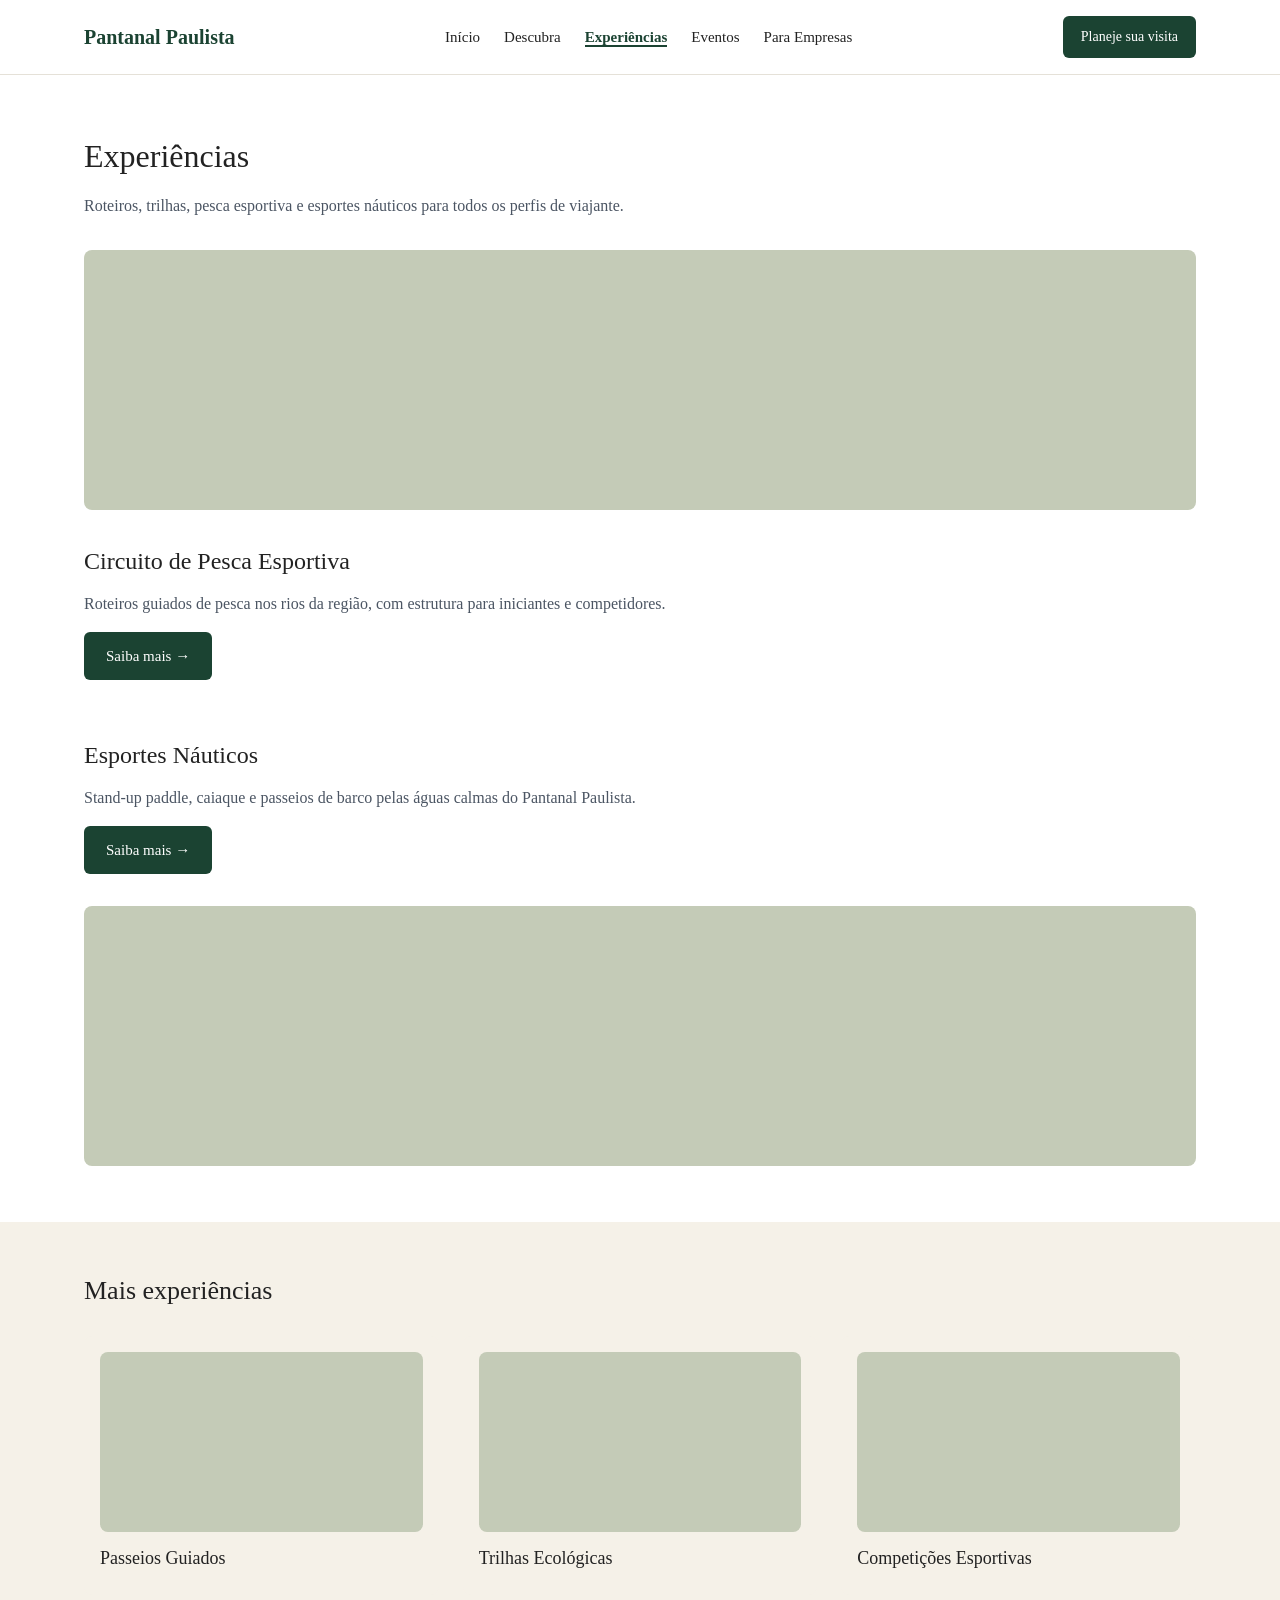
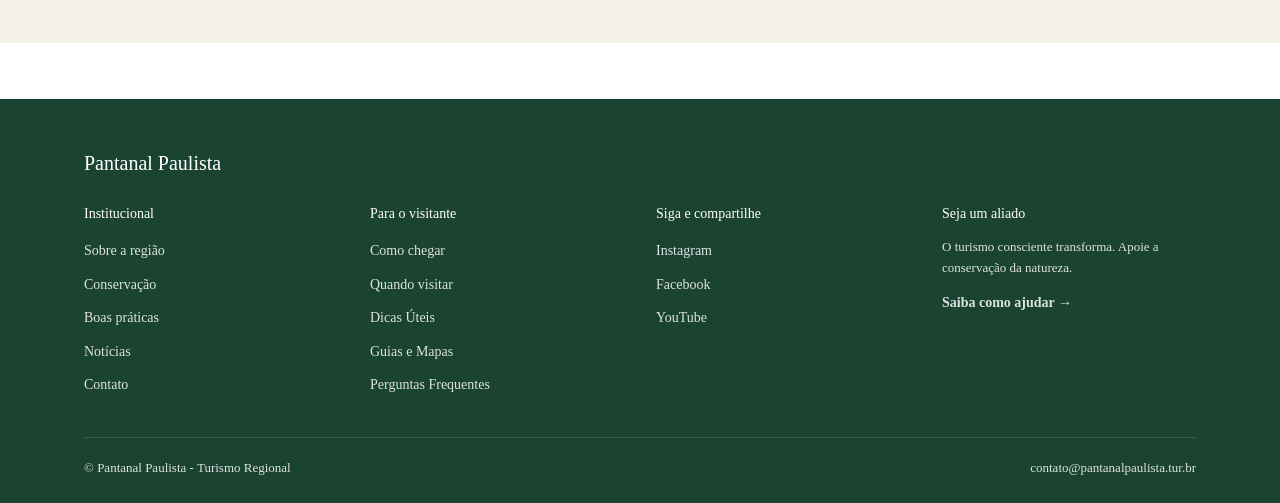
<file: Projeto - Pantanal Paulista/experiencias/experiencias.html>
<!DOCTYPE html>
<html lang="pt-br">
<head>
  <meta charset="UTF-8">
  <meta name="viewport" content="width=device-width, initial-scale=1.0">
  <title>Pantanal Paulista - Experiências</title>
  <link rel="stylesheet" href="style.css">
</head>
<body>

  <!-- CABEÇALHO / MENU (igual em todas as páginas) -->
  <header class="header">
    <div class="header-container">
      <a href="index.html" class="logo">Pantanal Paulista</a>

      <nav class="nav-principal">
        <ul class="nav-lista">
          <li><a href="index.html">Início</a></li>
          <li><a href="descubra.html">Descubra</a></li>
          <li><a href="experiencias.html" class="ativo">Experiências</a></li>
          <li><a href="eventos.html">Eventos</a></li>
          <li><a href="empresas.html">Para Empresas</a></li>
        </ul>
      </nav>

      <a href="descubra.html#planeje-visita" class="btn btn-primario btn-header">Planeje sua visita</a>
    </div>
  </header>

  <main>

    <section class="secao-pagina-interna">
      <div class="container">
        <h1 class="titulo-pagina">Experiências</h1>
        <p class="subtitulo-pagina">Roteiros, trilhas, pesca esportiva e esportes náuticos para todos os perfis de viajante.</p>
      </div>

      <!-- Bloco com imagem à esquerda e texto à direita -->
      <div class="container">
        <div class="container-duas-colunas bloco-experiencia">
          <div class="placeholder-img placeholder-experiencia" aria-hidden="true"></div>
          <div class="experiencia-texto">
            <h2>Circuito de Pesca Esportiva</h2>
            <p>Roteiros guiados de pesca nos rios da região, com estrutura para iniciantes e competidores.</p>
            <a href="#" class="btn btn-primario">Saiba mais →</a>
          </div>
        </div>

        <!-- Bloco com texto à esquerda e imagem à direita (ordem invertida) -->
        <div class="container-duas-colunas bloco-experiencia bloco-invertido">
          <div class="experiencia-texto">
            <h2>Esportes Náuticos</h2>
            <p>Stand-up paddle, caiaque e passeios de barco pelas águas calmas do Pantanal Paulista.</p>
            <a href="#" class="btn btn-primario">Saiba mais →</a>
          </div>
          <div class="placeholder-img placeholder-experiencia" aria-hidden="true"></div>
        </div>
      </div>

      <!-- Mais experiências -->
      <div class="secao-mais-experiencias">
        <div class="container">
          <h2 class="titulo-secao">Mais experiências</h2>
          <div class="cartoes-flex cartoes-3">
            <div class="cartao">
              <div class="placeholder-img" aria-hidden="true"></div>
              <h3 class="cartao-titulo">Passeios Guiados</h3>
            </div>
            <div class="cartao">
              <div class="placeholder-img" aria-hidden="true"></div>
              <h3 class="cartao-titulo">Trilhas Ecológicas</h3>
            </div>
            <div class="cartao">
              <div class="placeholder-img" aria-hidden="true"></div>
              <h3 class="cartao-titulo">Competições Esportivas</h3>
            </div>
          </div>
        </div>
      </div>
    </section>

  </main>

  <!-- RODAPÉ (igual em todas as páginas) -->
  <footer class="rodape">
    <div class="container">
      <div class="rodape-topo">
        <p class="rodape-logo">Pantanal Paulista</p>
      </div>

      <div class="rodape-colunas">
        <div class="rodape-coluna">
          <h4>Institucional</h4>
          <ul>
            <li><a href="index.html">Sobre a região</a></li>
            <li><a href="descubra.html">Conservação</a></li>
            <li><a href="descubra.html">Boas práticas</a></li>
            <li><a href="eventos.html">Notícias</a></li>
            <li><a href="empresas.html">Contato</a></li>
          </ul>
        </div>
        <div class="rodape-coluna">
          <h4>Para o visitante</h4>
          <ul>
            <li><a href="descubra.html">Como chegar</a></li>
            <li><a href="descubra.html">Quando visitar</a></li>
            <li><a href="descubra.html">Dicas Úteis</a></li>
            <li><a href="descubra.html#mapa">Guias e Mapas</a></li>
            <li><a href="empresas.html">Perguntas Frequentes</a></li>
          </ul>
        </div>
        <div class="rodape-coluna">
          <h4>Siga e compartilhe</h4>
          <ul>
            <li><a href="index.html">Instagram</a></li>
            <li><a href="index.html">Facebook</a></li>
            <li><a href="index.html">YouTube</a></li>
          </ul>
        </div>
        <div class="rodape-coluna rodape-aliado">
          <h4>Seja um aliado</h4>
          <p>O turismo consciente transforma. Apoie a conservação da natureza.</p>
          <a href="empresas.html" class="link-saiba-mais">Saiba como ajudar →</a>
        </div>
      </div>

      <div class="rodape-base">
        <p>© Pantanal Paulista - Turismo Regional</p>
        <a href="mailto:contato@pantanalpaulista.tur.br">contato@pantanalpaulista.tur.br</a>
      </div>
    </div>
  </footer>

</body>
</html>
</file>
<file: style_index.css>
/* ========================================================
   style_index.css — Página Início (index.html)
   Versão premium: carrossel, grid 2×2, tipografia editorial.

   PALETA
   #1B4332  Verde escuro (header, hero, rodapé, botões)
   #143024  Verde mais escuro (hover)
   #F5F1E8  Creme/bege (fundos de seção)
   #FFFFFF  Branco
   #C4CBB7  Cinza-esverdeado (placeholder)
   #222222  Texto principal
   #4B5563  Texto secundário
   #E5E1D8  Bordas sutis
   #4F6B43  Verde médio (acentos sutis)
======================================================== */

/* ========================================================
   RESET
======================================================== */
*, *::before, *::after {
  margin: 0;
  padding: 0;
  box-sizing: border-box;
}

html {
  scroll-behavior: smooth;
}

body {
  font-family: Georgia, 'Times New Roman', serif;
  color: #222222;
  line-height: 1.7;
  background-color: #FFFFFF;
}

h1, h2, h3, h4 {
  font-family: Georgia, 'Times New Roman', serif;
  font-weight: normal;
  color: #222222;
}

a {
  text-decoration: none;
  color: inherit;
}

ul { list-style: none; }

img {
  max-width: 100%;
  display: block;
}

/* ========================================================
   CONTAINER
======================================================== */
.container {
  width: 100%;
  max-width: 1160px;
  margin: 0 auto;
  padding: 0 24px;
}

/* ========================================================
   BOTÕES
======================================================== */
.btn {
  display: inline-block;
  padding: 12px 24px;
  border-radius: 4px;
  border: none;
  cursor: pointer;
  font-family: Georgia, serif;
  font-size: 15px;
  transition: background-color 0.2s ease-in-out, color 0.2s ease-in-out;
}

.btn-primario {
  background-color: #1B4332;
  color: #FFFFFF;
}

.btn-primario:hover {
  background-color: #143024;
}

.btn-header {
  padding: 10px 18px;
  font-size: 14px;
  white-space: nowrap;
}

/* Botão hero: contorno branco sobre o carrossel */
.btn-hero {
  display: inline-block;
  padding: 14px 32px;
  border: 2px solid #FFFFFF;
  border-radius: 4px;
  color: #FFFFFF;
  font-family: Georgia, serif;
  font-size: 15px;
  letter-spacing: 0.03em;
  transition: background-color 0.2s, color 0.2s;
}

.btn-hero:hover {
  background-color: #FFFFFF;
  color: #1B4332;
}

/* ========================================================
   CABEÇALHO
======================================================== */
.header {
  background-color: #FFFFFF;
  border-bottom: 1px solid #E5E1D8;
  position: sticky;
  top: 0;
  z-index: 200;
}

.header-container {
  max-width: 1160px;
  margin: 0 auto;
  padding: 16px 24px;
  display: flex;
  align-items: center;
  justify-content: space-between;
  flex-wrap: wrap;
  gap: 12px;
}

.logo {
  font-size: 20px;
  color: #1B4332;
  font-weight: bold;
  letter-spacing: 0.01em;
}

.nav-lista {
  display: flex;
  gap: 28px;
  flex-wrap: wrap;
}

.nav-lista a {
  font-size: 15px;
  color: #222222;
  transition: color 0.15s;
}

.nav-lista a:hover { color: #1B4332; }

.nav-lista a.ativo {
  color: #1B4332;
  font-weight: bold;
  border-bottom: 2px solid #1B4332;
  padding-bottom: 2px;
}

/* ========================================================
   CARROSSEL — HERO
   Cada .slide ocupa 100% da largura. Apenas o .slide-ativo
   é visível; os demais têm opacity:0 e pointer-events:none.
   O conteúdo (texto + botão) fica sobreposto via position.
======================================================== */
.secao-hero {
  position: relative;
  width: 100%;
  /* Altura do carrossel: proporcional a ~56.25% (16:9) com mín. e máx. */
  height: clamp(380px, 56.25vw, 700px);
  overflow: hidden;
  background-color: #1B4332; /* cor de fundo enquanto a imagem não carrega */
}

/* Trilho ocupa o mesmo espaço da seção */
.carrossel-trilho {
  position: relative;
  width: 100%;
  height: 100%;
}

/* Cada slide é absoluto, cobre todo o trilho */
.slide {
  position: absolute;
  inset: 0;
  opacity: 0;
  transition: opacity 0.7s ease-in-out;
  pointer-events: none;
}

.slide.slide-ativo {
  opacity: 1;
  pointer-events: auto;
}

/* Área da imagem dentro do slide */
.slide-imagem {
  width: 100%;
  height: 100%;
  background-color: #2a5c46; /* placeholder cor até a imagem ser inserida */
  overflow: hidden;
}

/* Quando a imagem for inserida, ela vai cobrir toda a área */
.slide-imagem img {
  width: 100%;
  height: 100%;
  object-fit: cover;
  object-position: center;
  display: block;
}

/* Gradiente escuro na base do slide para legibilidade do texto */
.slide-imagem::after {
  content: '';
  position: absolute;
  inset: 0;
  background: linear-gradient(
    to top,
    rgba(0, 0, 0, 0.72) 0%,
    rgba(0, 0, 0, 0.50) 45%,
    rgba(0, 0, 0, 0.25) 100%
  );
  pointer-events: none;
}


/* Legenda discreta no canto inferior esquerdo do slide */
.slide-legenda {
  position: absolute;
  bottom: 72px; /* acima dos dots */
  left: 32px;
  z-index: 2;
}

.legenda-rotulo {
  font-size: 11px;
  letter-spacing: 0.12em;
  text-transform: uppercase;
  color: rgba(255,255,255,0.65);
}

/* ------ TEXTO SOBREPOSTO AO CARROSSEL ------ */
.hero-texto {
  position: absolute;
  bottom: 96px;
  left: 50%;
  transform: translateX(-50%);
  width: 100%;
  max-width: 780px;
  padding: 0 32px;
  text-align: center;
  z-index: 10;
  pointer-events: none; /* passagem de clique; só o botão precisa ser clicável */
}

.hero-texto .btn-hero {
  pointer-events: auto;
}

.hero-eyebrow {
  font-size: 12px;
  letter-spacing: 0.14em;
  text-transform: uppercase;
  color: rgba(255,255,255,0.70);
  margin-bottom: 14px;
}

.titulo-hero {
  font-size: clamp(32px, 5vw, 60px);
  color: #FFFFFF;
  line-height: 1.15;
  margin-bottom: 20px;
}

.hero-chamada {
  font-size: clamp(20px, 1.8vw, 24px);
  color: rgba(255,255,255,0.85);
  line-height: 1.6;
  margin-bottom: 32px;
}

/* ------ BOTÕES DE NAVEGAÇÃO PREV / NEXT ------ */
.carrossel-btn {
  position: absolute;
  top: 50%;
  transform: translateY(-50%);
  z-index: 20;
  width: 44px;
  height: 44px;
  border-radius: 50%;
  border: 2px solid rgba(255,255,255,0.55);
  background-color: rgba(0,0,0,0.25);
  color: #FFFFFF;
  font-size: 18px;
  cursor: pointer;
  display: flex;
  align-items: center;
  justify-content: center;
  transition: background-color 0.2s, border-color 0.2s;
}

.carrossel-btn:hover {
  background-color: rgba(0,0,0,0.55);
  border-color: #FFFFFF;
}

.carrossel-btn-prev { left: 20px; }
.carrossel-btn-next { right: 20px; }

/* ------ DOTS ------ */
.carrossel-dots {
  position: absolute;
  bottom: 20px;
  left: 50%;
  transform: translateX(-50%);
  z-index: 20;
  display: flex;
  gap: 10px;
}

.dot {
  width: 8px;
  height: 8px;
  border-radius: 50%;
  border: 2px solid rgba(255,255,255,0.6);
  background-color: transparent;
  cursor: pointer;
  transition: background-color 0.2s, border-color 0.2s, transform 0.2s;
  padding: 0;
}

.dot.ativo {
  background-color: #FFFFFF;
  border-color: #FFFFFF;
  transform: scale(1.25);
}

.dot:hover {
  border-color: #FFFFFF;
}

/* ========================================================
   SEÇÃO INTRO — EDITORIAL
======================================================== */
.secao-intro {
  background-color: #F5F1E8;
  padding: 80px 0;
}

.intro-grade {
  display: flex;
  gap: 64px;
  align-items: flex-start;
}

/* Coluna esquerda: números */
.intro-numeros {
  flex: 0 0 220px;
  display: flex;
  flex-direction: column;
  gap: 0;
  padding-top: 8px;
}

.numero-item {
  padding: 20px 0;
}

.numero-divisor {
  height: 1px;
  background-color: #C4CBB7;
}

.numero-valor {
  display: block;
  font-size: 48px;
  color: #1B4332;
  line-height: 1;
  margin-bottom: 6px;
}

.numero-valor small {
  font-size: 20px;
  margin-left: 4px;
  opacity: 0.75;
}

.numero-label {
  font-size: 13px;
  color: #4B5563;
  line-height: 1.4;
}

/* Coluna direita: editorial */
.intro-editorial {
  flex: 1;
  column-count: 2;      /* texto em 2 colunas: ocupa a largura toda, sem sobra à direita */
  column-gap: 48px;
}

.intro-chapeu,
.intro-titulo { column-span: all; }

.intro-titulo { max-width: 640px; }

.intro-corpo { max-width: none; break-inside: avoid; }

.link-editorial { display: block; width: fit-content; column-span: all; margin-top: 8px; }

.intro-chapeu {
  font-size: 11px;
  letter-spacing: 0.14em;
  text-transform: uppercase;
  color: #4F6B43;
  margin-bottom: 16px;
}

.intro-titulo {
  font-size: clamp(22px, 2.8vw, 32px);
  color: #1B4332;
  line-height: 1.25;
  margin-bottom: 24px;
  max-width: 520px;
}

.intro-corpo {
  font-size: 16px;
  color: #4B5563;
  line-height: 1.8;
  margin-bottom: 18px;
  max-width: 600px;
}

.link-editorial {
  display: inline-block;
  font-size: 15px;
  color: #1B4332;
  border-bottom: 1px solid #1B4332;
  padding-bottom: 2px;
  transition: opacity 0.2s;
}

.link-editorial:hover { opacity: 0.65; }

/* ========================================================
   SEÇÃO EXPLORE — GRADE 2 × 2
======================================================== */
.secao-explore {
  padding: 80px 0;
  background-color: #FFFFFF;
}

.explore-cabecalho {
  margin-bottom: 40px;
}

.titulo-secao {
  font-size: clamp(24px, 3vw, 34px);
  color: #1B4332;
  margin-bottom: 8px;
}

.titulo-secao-sub {
  font-size: 15px;
  color: #4B5563;
}

/* Grade 2 colunas × 2 linhas no desktop */
.cartoes-flex {
  display: grid;
  grid-template-columns: repeat(2, minmax(0, 1fr)); /* matriz 2x2 alinhada ao container */
  gap: 24px;
}

/* Cartão */
.cartao {
  display: flex;
  flex-direction: row;        /* imagem à esquerda, texto à direita: imagem menor e sem corte */
  align-items: center;
  gap: 24px;
  padding: 16px;
  background-color: #F5F1E8;
  border-radius: 6px;
  overflow: hidden;
  transition: box-shadow 0.25s ease, transform 0.25s ease;
}

.cartao:hover {
  box-shadow: 0 8px 28px rgba(27, 67, 50, 0.14);
  transform: translateY(-3px);
}

/* Área da imagem do cartão
   As imagens enviadas são landscape ~16:9 (1366×768 aprox.)
   Mantemos proporção 16:9 com padding-top trick            */
.cartao-imagem {
  position: relative;
  flex: 0 0 42%;
  aspect-ratio: 16 / 9;       /* imagem inteira, sem corte */
  border-radius: 6px;
  overflow: hidden;
  background-color: #C4CBB7;
}

.cartao-imagem img {
  position: absolute;
  inset: 0;
  width: 100%;
  height: 100%;
  object-fit: cover;
  object-position: center;
  transition: transform 0.35s ease;
}

.cartao:hover .cartao-imagem img {
  transform: scale(1.04);
}

/* Corpo do cartão */
.cartao-corpo {
  padding: 8px 8px 8px 0;
  display: flex;
  flex-direction: column;
  flex: 1;
}

.cartao-categoria {
  font-size: 11px;
  letter-spacing: 0.12em;
  text-transform: uppercase;
  color: #4F6B43;
  margin-bottom: 8px;
}

.cartao-titulo {
  font-size: 22px;
  color: #1B4332;
  margin-bottom: 10px;
  line-height: 1.2;
}

.cartao-texto {
  font-size: 14px;
  color: #4B5563;
  line-height: 1.65;
  flex: 1;
  margin-bottom: 20px;
}

.cartao-cta {
  font-size: 13px;
  color: #1B4332;
  font-weight: bold;
  letter-spacing: 0.02em;
  border-bottom: 1px solid transparent;
  transition: border-color 0.2s;
  align-self: flex-start;
}

.cartao:hover .cartao-cta {
  border-color: #1B4332;
}

/* ========================================================
   RODAPÉ
======================================================== */
.rodape {
  background-color: #1B4332;
  color: #FFFFFF;
  padding: 56px 0 28px;
}

.rodape-logo {
  font-size: 20px;
  margin-bottom: 32px;
  letter-spacing: 0.01em;
}

.rodape-colunas {
  display: flex;
  flex-wrap: wrap;
  gap: 32px;
  margin-bottom: 40px;
}

.rodape-coluna { flex: 1 1 200px; }

.rodape-coluna h4 {
  color: rgba(255,255,255,0.55);
  font-size: 11px;
  letter-spacing: 0.14em;
  text-transform: uppercase;
  margin-bottom: 16px;
}

.rodape-coluna ul li { margin-bottom: 10px; }

.rodape-coluna a {
  font-size: 14px;
  opacity: 0.85;
  transition: opacity 0.15s;
}

.rodape-coluna a:hover { opacity: 1; }

.rodape-aliado p {
  font-size: 13px;
  opacity: 0.75;
  margin-bottom: 12px;
  line-height: 1.6;
}

.link-saiba-mais {
  font-size: 14px;
  font-weight: bold;
  border-bottom: 1px solid rgba(255,255,255,0.4);
  padding-bottom: 2px;
  transition: border-color 0.2s;
}

.link-saiba-mais:hover { border-color: #FFFFFF; }

.rodape-base {
  display: flex;
  flex-wrap: wrap;
  justify-content: space-between;
  gap: 8px;
  padding-top: 24px;
  border-top: 1px solid rgba(255, 255, 255, 0.12);
  font-size: 13px;
  opacity: 0.7;
}

/* ========================================================
   MEDIA QUERIES
======================================================== */

/* ---- Tablets grandes (≤ 900px) ---- */
@media (max-width: 900px) {
  .intro-grade {
    flex-direction: column;
    gap: 40px;
  }

  .intro-numeros {
    flex-direction: row;
    flex: unset;
    gap: 0;
    width: 100%;
    overflow-x: auto;
  }

  .numero-item { flex: 1; padding: 0 16px 0 0; }

  .numero-divisor {
    width: 1px;
    height: auto;
    margin: 0 16px;
  }

  .titulo-hero { font-size: 36px; }

  .intro-editorial { column-count: 1; }
  .secao-intro, .secao-explore { padding: 64px 0; }
}

/* ---- Tablets (≤ 720px): grade de cartões vira 1 coluna ---- */
@media (max-width: 900px) {
  .cartoes-flex {
    grid-template-columns: 1fr;
  }
}

@media (max-width: 560px) {
  .cartao { flex-direction: column; align-items: stretch; gap: 16px; }
  .cartao-imagem { flex: none; width: 100%; }
  .cartao-corpo { padding: 0 8px 8px; }
  .cartoes-flex {
    grid-template-columns: 1fr;
  }
}

/* ---- Celulares (≤ 600px) ---- */
@media (max-width: 600px) {
  .header-container {
    flex-direction: column;
    align-items: flex-start;
  }

  .nav-lista {
    flex-direction: column;
    gap: 10px;
    width: 100%;
  }

  .btn-header {
    width: 100%;
    text-align: center;
  }

  .secao-hero {
    height: clamp(380px, 105vw, 520px);
  }

  .hero-texto {
    bottom: 64px;
    padding: 0 20px;
  }

  .titulo-hero { font-size: 26px; }

  .hero-chamada { font-size: 14px; }

  .slide-legenda { display: none; }

  .carrossel-btn { display: none; }

  .secao-intro { padding: 48px 0; }

  .secao-explore { padding: 48px 0; }

  .intro-numeros {
    flex-direction: column;
    gap: 0;
  }

  .numero-divisor {
    width: 100%;
    height: 1px;
  }
}

/* Acessibilidade: reduz movimento */
@media (prefers-reduced-motion: reduce) {
  .slide { transition: none; }
  .cartao { transition: none; }
  html { scroll-behavior: auto; }
}
</file>
<file: paginas/menu.css>
/* ========================================================
   MENU SANDUÍCHE (celular e tablet pequeno)
   Compartilhado por todas as páginas; carregado depois do CSS de cada página.
======================================================== */

/* Desktop: o botão sanduíche não aparece */
.menu-toggle { display: none; }

@media (max-width: 768px) {

  /* Cabeçalho enxuto e fixo no topo também no celular */
  .header { position: sticky; top: 0; }
  html { scroll-padding-top: 72px; }

  .header .header-container {
    flex-direction: row;
    flex-wrap: wrap;
    align-items: center;
    justify-content: space-between;
    gap: 0;
    padding: 8px 16px;
  }

  /* "Planeje sua visita" não aparece no menu do celular */
  .header .btn-header { display: none; }

  /* Botão sanduíche (área de toque de 44 px) */
  .menu-toggle {
    display: inline-flex;
    align-items: center;
    justify-content: center;
    width: 44px;
    height: 44px;
    padding: 0;
    border: 1px solid #E5E1D8;
    border-radius: 8px;
    background-color: #FFFFFF;
    color: #1B4332;
    cursor: pointer;
  }
  .menu-toggle:hover { background-color: #F5F1E8; }

  .menu-toggle-barras,
  .menu-toggle-barras::before,
  .menu-toggle-barras::after {
    display: block;
    width: 20px;
    height: 2px;
    border-radius: 2px;
    background-color: currentColor;
    transition: transform 0.2s ease, background-color 0.2s ease;
  }
  .menu-toggle-barras { position: relative; }
  .menu-toggle-barras::before,
  .menu-toggle-barras::after { content: ""; position: absolute; left: 0; }
  .menu-toggle-barras::before { top: -6px; }
  .menu-toggle-barras::after { top: 6px; }

  /* Aberto: vira um "X" */
  .menu-toggle[aria-expanded="true"] .menu-toggle-barras { background-color: transparent; }
  .menu-toggle[aria-expanded="true"] .menu-toggle-barras::before { transform: translateY(6px) rotate(45deg); }
  .menu-toggle[aria-expanded="true"] .menu-toggle-barras::after { transform: translateY(-6px) rotate(-45deg); }

  /* Menu: fechado por padrão; ao abrir, lista vertical em largura total */
  .header .nav-principal {
    display: none;
    width: 100%;
    order: 3;
    margin-top: 10px;
    border-top: 1px solid #E5E1D8;
  }
  .header .nav-principal.aberto { display: block; }

  .header .nav-lista {
    flex-direction: column;
    gap: 0;
    width: 100%;
    margin: 0;
    padding: 0;
    list-style: none;
  }
  .header .nav-lista li { border-bottom: 1px solid #F0ECE2; }
  .header .nav-lista li:last-child { border-bottom: 0; }
  .header .nav-lista a {
    display: block;
    padding: 14px 4px;
    font-size: 16px;
  }
  .header .nav-lista a.ativo { padding-bottom: 14px; }
}

@media (prefers-reduced-motion: reduce) {
  .menu-toggle-barras,
  .menu-toggle-barras::before,
  .menu-toggle-barras::after { transition: none; }
}

/* ========================================================
   LOGO (cabeçalho e rodapé)
======================================================== */
.header .logo { display: inline-flex; align-items: center; line-height: 0; }
.header .header-container { padding-top: 8px; padding-bottom: 8px; }
.logo-img { display: block; height: 76px; width: auto; }
.rodape-logo { line-height: 0; margin-bottom: 32px; }
.logo-rodape { display: block; height: 114px; width: auto; }

@media (max-width: 768px) {
  .logo-img { height: 62px; }
  .logo-rodape { height: 96px; }
}
/* ========================================================
   RODAPÉ (desktop): logo + 4 colunas na mesma linha (5 colunas)
   Em telas menores, o rodapé segue empilhado.
======================================================== */
@media (min-width: 993px) {
  .rodape .container {
    display: grid;
    grid-template-columns: 150px repeat(4, minmax(0, 1fr));
    column-gap: 32px;
    align-items: start;
  }
  .rodape-topo,
  .rodape-colunas { display: contents; }
  .rodape-logo { margin-bottom: 0; }
  .rodape-coluna { margin-bottom: 40px; min-width: 0; }
  .rodape-base { grid-column: 1 / -1; }
}
</file>
<file: Projeto - Pantanal Paulista/inicio/style.css>
/* ========================================================
   CORES DO SITE (valores fixos, sem uso de :root/variáveis)
   Referência das cores usadas neste arquivo, extraídas do
   protótipo em PDF/Figma. Caso precise trocar uma cor, use
   Localizar e Substituir (Ctrl+F) pelo hex correspondente:

   #1B4332 - Verde escuro (header, hero, rodapé, botões)
   #143024 - Verde escuro mais forte (hover dos botões)
   #F5F1E8 - Creme/bege (fundo de várias seções)
   #FFFFFF - Branco (fundos e textos sobre o verde escuro)
   #C4CBB7 - Cinza-esverdeado (retângulos de imagem/placeholder)
   #222222 - Texto principal sobre fundo claro
   #4B5563 - Texto secundário/parágrafos (cinza)
   #E5E1D8 - Borda sutil de cartões e campos de formulário
======================================================== */

/* ========================================================
   RESET BÁSICO
   Remove margens/paddings padrão do navegador e define
   box-sizing para facilitar o cálculo de larguras.
======================================================== */
* {
  margin: 0;
  padding: 0;
  box-sizing: border-box;
}

html {
  scroll-behavior: smooth; /* Rolagem suave ao clicar em links âncora (#) */
}

body {
  font-family: Georgia, 'Times New Roman', serif; /* Fonte serifada para títulos/corpo, similar ao protótipo */
  color: #222222;
  line-height: 1.6;
  background-color: #FFFFFF;
}

/* Títulos usam a mesma família serifada, deixado explícito para clareza */
h1, h2, h3, h4 {
  font-family: Georgia, 'Times New Roman', serif;
  font-weight: normal;
  color: #222222;
}

/* Padroniza links: remove sublinhado e herda a cor do texto */
a {
  text-decoration: none;
  color: inherit;
}

ul {
  list-style: none;
}

img {
  max-width: 100%;
  display: block;
}

/* ========================================================
   CONTAINER
   Centraliza o conteúdo e limita a largura máxima em telas
   grandes, com respiro lateral (padding) em telas menores.
======================================================== */
.container {
  width: 100%;
  max-width: 1160px;
  margin: 0 auto;
  padding: 0 24px;
}

/* Utilitário para esconder visualmente labels, mantendo acessibilidade */
.visualmente-oculto {
  position: absolute;
  width: 1px;
  height: 1px;
  overflow: hidden;
  clip: rect(0 0 0 0);
  white-space: nowrap;
}

/* ========================================================
   BOTÕES
======================================================== */
.btn {
  display: inline-block;
  padding: 12px 22px;
  border-radius: 6px;
  border: none;
  cursor: pointer;
  font-family: Georgia, serif;
  font-size: 15px;
  transition: background-color 0.2s ease-in-out;
}

.btn-primario {
  background-color: #1B4332;
  color: #FFFFFF;
}

.btn-primario:hover {
  background-color: #143024;
}

.btn-pequeno {
  padding: 8px 16px;
  font-size: 14px;
}

/* Botão do cabeçalho tem um leve ajuste de tamanho */
.btn-header {
  padding: 10px 18px;
  font-size: 14px;
  white-space: nowrap;
}

/* ========================================================
   PLACEHOLDERS DE IMAGEM
   Retângulos cinza-esverdeados que representam onde as
   imagens reais devem ser inseridas (basta trocar a <div>
   por uma tag <img src="..."> mantendo a mesma classe/local).
======================================================== */
.placeholder-img {
  background-color: #C4CBB7;
  width: 100%;
  min-height: 180px;
  border-radius: 8px;
}

.placeholder-hero {
  min-height: 260px;
  margin: 16px 0;
}

.placeholder-descubra-hero {
  min-height: 320px;
  margin-top: 24px;
}

.placeholder-mapa {
  min-height: 280px;
}

.placeholder-experiencia {
  min-height: 260px;
}

.placeholder-busca {
  min-height: 140px;
  margin-bottom: 16px;
}

/* Placeholder redondo, usado nos cartões de espécies de animais */
.placeholder-redondo {
  width: 100px;
  height: 100px;
  border-radius: 50%;
  margin: 0 auto 12px auto;
  min-height: unset;
}

/* ========================================================
   CABEÇALHO / MENU DE NAVEGAÇÃO
======================================================== */
.header {
  background-color: #FFFFFF;
  border-bottom: 1px solid #E5E1D8;
  position: sticky; /* Cabeçalho fixo ao rolar a página */
  top: 0;
  z-index: 100;
}

.header-container {
  max-width: 1160px;
  margin: 0 auto;
  padding: 16px 24px;
  display: flex;
  align-items: center;
  justify-content: space-between;
  flex-wrap: wrap;
  gap: 12px;
}

.logo {
  font-size: 20px;
  color: #1B4332;
  font-weight: bold;
}

.nav-lista {
  display: flex;
  gap: 24px;
  flex-wrap: wrap;
}

.nav-lista a {
  font-size: 15px;
  color: #222222;
}

.nav-lista a:hover {
  color: #1B4332;
}

/* Destaca no menu a página em que o usuário está no momento */
.nav-lista a.ativo {
  color: #1B4332;
  font-weight: bold;
  border-bottom: 2px solid #1B4332;
}

/* ========================================================
   SEÇÃO HERO (INÍCIO)
======================================================== */
.secao-hero {
  background-color: #1B4332;
  color: #FFFFFF;
  text-align: center;
  padding: 56px 0;
}

.rotulo-carrossel {
  font-size: 13px;
  opacity: 0.8;
  margin-bottom: 8px;
}

.titulo-hero {
  font-size: 40px;
  margin-bottom: 12px;
}

.subtitulo-hero {
  font-size: 18px;
  opacity: 0.9;
}

/* Bloco de texto introdutório, fundo creme */
.secao-intro {
  background-color: #F5F1E8;
  padding: 48px 0;
  text-align: center;
}

.texto-intro {
  max-width: 760px;
  margin: 0 auto;
  font-size: 17px;
  color: #4B5563;
}

/* ========================================================
   TÍTULOS DE SEÇÃO GENÉRICOS
======================================================== */
.titulo-secao {
  font-size: 26px;
  margin-bottom: 24px;
}

.rotulo {
  text-transform: uppercase;
  font-size: 12px;
  letter-spacing: 1px;
  color: #4B5563;
  margin-bottom: 8px;
}

.rotulo-claro {
  color: #FFFFFF;
  opacity: 0.85;
}

/* ========================================================
   CARTÕES EM FLEXBOX
   Layout de cartões feito com Flexbox e flex-wrap, sem
   utilizar display:grid nem frameworks como Bootstrap.
======================================================== */
.secao-explore {
  padding: 56px 0;
}

.cartoes-flex {
  display: flex;
  flex-wrap: wrap;
  gap: 24px;
}

/* Cada cartão ocupa ~25% da largura em telas grandes (4 colunas) */
.cartoes-flex .cartao {
  flex: 1 1 calc(25% - 24px);
  background-color: #F5F1E8;
  border-radius: 8px;
  padding: 16px;
}

.cartao-titulo {
  font-size: 18px;
  margin: 12px 0 6px 0;
}

.cartao-texto {
  font-size: 14px;
  color: #4B5563;
}

/* Variações de quantidade de colunas por seção */
.cartoes-4 > * {
  flex: 1 1 calc(25% - 24px);
}

.cartoes-3 > * {
  flex: 1 1 calc(33.333% - 24px);
}

.cartoes-5 > * {
  flex: 1 1 calc(20% - 24px);
}

/* ========================================================
   SEÇÃO DESCUBRA
======================================================== */
.descubra-topo {
  background-color: #1B4332;
  color: #FFFFFF;
  padding: 48px 0;
}

.titulo-secao-grande {
  font-size: 34px;
  margin: 8px 0 12px 0;
}

.subtitulo-secao-grande {
  font-size: 16px;
  opacity: 0.9;
  max-width: 560px;
}

/* Sub-menu de navegação rápida da seção Descubra */
.subnav-descubra {
  background-color: #FFFFFF;
  border-bottom: 1px solid #E5E1D8;
}

.subnav-lista {
  display: flex;
  flex-wrap: wrap;
  gap: 24px;
  padding-top: 16px;
  padding-bottom: 16px;
}

.subnav-lista a {
  display: flex;
  flex-direction: column;
  font-size: 13px;
}

.subnav-titulo {
  font-weight: bold;
  font-size: 11px;
  letter-spacing: 0.5px;
  color: #222222;
}

.subnav-desc {
  color: #4B5563;
}

/* Bloco de duas colunas, reutilizado em várias seções (mapa, experiências, etc.) */
.secao-mapa {
  background-color: #F5F1E8;
  padding: 56px 0;
}

.container-duas-colunas {
  display: flex;
  flex-wrap: wrap;
  gap: 32px;
  align-items: center;
}

.mapa-texto,
.experiencia-texto {
  flex: 1 1 45%;
}

.mapa-imagem {
  flex: 1 1 45%;
}

.mapa-texto p {
  color: #4B5563;
  margin: 12px 0 20px 0;
}

/* Bloco de natureza com fundo escuro */
.secao-natureza {
  background-color: #1B4332;
  color: #FFFFFF;
  padding: 48px 0;
}

.cartao-natureza h3 {
  font-size: 14px;
  letter-spacing: 0.5px;
  margin: 12px 0 6px 0;
  color: #FFFFFF;
}

.cartao-natureza p {
  font-size: 13px;
  opacity: 0.85;
}

/* Bloco de municípios */
.secao-municipios {
  padding: 56px 0;
}

.cabecalho-com-link {
  display: flex;
  justify-content: space-between;
  align-items: center;
  margin-bottom: 20px;
}

.link-vertodos {
  font-size: 14px;
  color: #1B4332;
}

.cartao-municipio {
  background-color: #F5F1E8;
  border-radius: 8px;
  padding: 16px;
}

.cartao-municipio h3 {
  font-size: 18px;
  margin: 12px 0 6px 0;
}

.cartao-municipio p {
  font-size: 14px;
  color: #4B5563;
  margin-bottom: 14px;
  min-height: 42px;
}

/* Bloco de espécies */
.secao-especies {
  background-color: #F5F1E8;
  padding: 56px 0;
  text-align: center;
}

.cartao-especie h3 {
  font-size: 13px;
  letter-spacing: 0.5px;
  margin-bottom: 6px;
}

.cartao-especie p {
  font-size: 13px;
  color: #4B5563;
}

/* Bloco "Planeje sua visita" (hospedagem e gastronomia) */
.secao-planeje {
  padding: 56px 0;
}

.cartao-busca {
  flex: 1 1 45%;
  background-color: #F5F1E8;
  border-radius: 8px;
  overflow: hidden;
  padding: 16px;
}

.cartao-busca h3 {
  font-size: 20px;
  margin-bottom: 6px;
}

.cartao-busca p {
  font-size: 14px;
  color: #4B5563;
  margin-bottom: 16px;
}

/* Formulário de busca simples (hospedagem/restaurantes) */
.form-busca {
  display: flex;
  flex-wrap: wrap;
  gap: 10px;
}

.form-busca input {
  flex: 1 1 100%;
  padding: 10px 12px;
  border: 1px solid #E5E1D8;
  border-radius: 6px;
  font-family: inherit;
}

/* Prévia de experiências dentro da seção Descubra */
.secao-experiencias-preview {
  background-color: #1B4332;
  color: #FFFFFF;
  padding: 56px 0;
}

.cartao-preview h3 {
  font-size: 14px;
  letter-spacing: 0.5px;
  margin: 12px 0 6px 0;
  color: #FFFFFF;
}

.cartao-preview p {
  font-size: 13px;
  opacity: 0.85;
}

/* ========================================================
   PÁGINAS INTERNAS GENÉRICAS (Experiências / Eventos)
======================================================== */
.secao-pagina-interna {
  padding: 56px 0;
}

.secao-clara {
  background-color: #F5F1E8;
}

.titulo-pagina {
  font-size: 32px;
  margin-bottom: 10px;
}

.subtitulo-pagina {
  font-size: 16px;
  color: #4B5563;
  margin-bottom: 32px;
}

.titulo-claro {
  color: #FFFFFF;
}

.subtitulo-claro {
  color: #FFFFFF;
  opacity: 0.9;
}

/* Blocos de experiência (imagem + texto lado a lado) */
.bloco-experiencia {
  margin-bottom: 56px;
}

/* Inverte a ordem visual do bloco (imagem à direita) usando row-reverse */
.bloco-invertido {
  flex-direction: row-reverse;
}

.experiencia-texto h2 {
  font-size: 24px;
  margin-bottom: 10px;
}

.experiencia-texto p {
  color: #4B5563;
  margin-bottom: 16px;
}

/* Bloco "Mais experiências" */
.secao-mais-experiencias {
  background-color: #F5F1E8;
  padding: 48px 0;
}

/* ========================================================
   SEÇÃO EVENTOS
======================================================== */
.filtros-eventos {
  display: flex;
  flex-wrap: wrap;
  gap: 10px;
  margin-bottom: 32px;
}

.btn-filtro {
  padding: 10px 18px;
  border-radius: 6px;
  border: 1px solid #E5E1D8;
  background-color: #FFFFFF;
  cursor: pointer;
  font-family: inherit;
  font-size: 14px;
}

/* Estado ativo do filtro (visual estático; filtragem real requer JavaScript) */
.btn-filtro-ativo {
  background-color: #1B4332;
  color: #FFFFFF;
  border-color: #1B4332;
}

.lista-eventos {
  display: flex;
  flex-direction: column;
  gap: 16px;
}

.item-evento {
  display: flex;
  align-items: center;
  gap: 20px;
  background-color: #FFFFFF;
  border: 1px solid #E5E1D8;
  border-radius: 8px;
  padding: 18px 20px;
}

.data-evento {
  background-color: #1B4332;
  color: #FFFFFF;
  font-size: 12px;
  padding: 8px 12px;
  border-radius: 6px;
  white-space: nowrap;
}

.info-evento h3 {
  font-size: 18px;
  margin-bottom: 4px;
}

.info-evento p {
  font-size: 14px;
  color: #4B5563;
}

/* ========================================================
   SEÇÃO PARA EMPRESAS
======================================================== */
.empresas-topo {
  background-color: #1B4332;
  padding: 48px 0;
  margin-bottom: 40px;
}

.cartao-empresa {
  flex: 1 1 calc(33.333% - 24px);
  background-color: #F5F1E8;
  border-radius: 8px;
  padding: 20px;
}

.cartao-empresa h3 {
  font-size: 18px;
  margin-bottom: 8px;
}

.cartao-empresa p {
  font-size: 14px;
  color: #4B5563;
}

/* Formulário de contato institucional */
.secao-formulario-contato {
  padding: 48px 0;
}

.form-contato {
  max-width: 720px;
}

.linha-form {
  display: flex;
  flex-wrap: wrap;
  gap: 20px;
  margin-bottom: 16px;
}

.campo-form {
  flex: 1 1 calc(50% - 20px);
  display: flex;
  flex-direction: column;
}

.campo-full {
  flex: 1 1 100%;
  margin-bottom: 20px;
}

.campo-form label {
  font-size: 14px;
  margin-bottom: 6px;
}

.campo-form input,
.campo-form textarea {
  padding: 10px 12px;
  border: 1px solid #E5E1D8;
  border-radius: 6px;
  font-family: inherit;
  resize: vertical;
}

/* ========================================================
   RODAPÉ
======================================================== */
.rodape {
  background-color: #1B4332;
  color: #FFFFFF;
  padding: 48px 0 24px 0;
}

.rodape-logo {
  font-size: 20px;
  margin-bottom: 24px;
}

.rodape-colunas {
  display: flex;
  flex-wrap: wrap;
  gap: 32px;
  margin-bottom: 32px;
}

.rodape-coluna {
  flex: 1 1 200px;
}

.rodape-coluna h4 {
  color: #FFFFFF;
  font-size: 14px;
  margin-bottom: 12px;
}

.rodape-coluna ul li {
  margin-bottom: 8px;
}

.rodape-coluna a {
  font-size: 14px;
  opacity: 0.85;
}

.rodape-coluna a:hover {
  opacity: 1;
}

.rodape-aliado p {
  font-size: 13px;
  opacity: 0.85;
  margin-bottom: 10px;
}

.link-saiba-mais {
  font-size: 14px;
  font-weight: bold;
}

.rodape-base {
  display: flex;
  flex-wrap: wrap;
  justify-content: space-between;
  gap: 8px;
  padding-top: 20px;
  border-top: 1px solid rgba(255, 255, 255, 0.15);
  font-size: 13px;
  opacity: 0.85;
}

/* ========================================================
   MEDIA QUERIES - RESPONSIVIDADE
   Ajustes progressivos para tablets e celulares.
======================================================== */

/* ---- Tablets (telas até 992px) ---- */
@media (max-width: 992px) {

  /* Cartões de 4 e 5 colunas passam a exibir 2 por linha */
  .cartoes-4 > *,
  .cartoes-5 > * {
    flex: 1 1 calc(50% - 24px);
  }

  .titulo-hero {
    font-size: 32px;
  }

  .titulo-secao-grande {
    font-size: 28px;
  }
}

/* ---- Celulares (telas até 600px) ---- */
@media (max-width: 600px) {

  /* Cabeçalho: menu e botão quebram para nova linha, empilhados */
  .header-container {
    flex-direction: column;
    align-items: flex-start;
  }

  .nav-lista {
    flex-direction: column;
    gap: 10px;
    width: 100%;
  }

  .btn-header {
    width: 100%;
    text-align: center;
  }

  /* Todos os cartões passam a ocupar 100% da largura (1 coluna) */
  .cartoes-flex .cartao,
  .cartoes-4 > *,
  .cartoes-5 > *,
  .cartoes-3 > * {
    flex: 1 1 100%;
  }

  /* Blocos de duas colunas (mapa, experiências, busca) empilham */
  .container-duas-colunas {
    flex-direction: column;
  }

  /* Blocos invertidos voltam para a ordem normal em telas pequenas */
  .bloco-invertido {
    flex-direction: column;
  }

  .cartao-busca {
    flex: 1 1 100%;
  }

  /* Campos de formulário em coluna única */
  .campo-form {
    flex: 1 1 100%;
  }

  .titulo-hero {
    font-size: 26px;
  }

  .titulo-secao-grande {
    font-size: 24px;
  }

  .titulo-pagina {
    font-size: 26px;
  }

  /* Item de evento empilha data e informações */
  .item-evento {
    flex-direction: column;
    align-items: flex-start;
  }
}
</file>
<file: paginas/style_empresas.css>
/* ========================================================
   style_empresas.css - Página Para Empresas (empresas.html)
   Cada página do site possui o seu próprio CSS. Todos seguem a
   mesma ordem: reset, container, botões, cabeçalho, estilos
   próprios da página, rodapé e media queries. As regras de
   base (reset, container, botões, cabeçalho e rodapé) são
   idênticas nos 4 arquivos para manter o visual padronizado.
======================================================== */

/* ========================================================
   CORES DO SITE (valores fixos, sem uso de :root/variáveis)
   Referência das cores usadas neste arquivo, extraídas do
   protótipo em PDF/Figma. Caso precise trocar uma cor, use
   Localizar e Substituir (Ctrl+F) pelo hex correspondente:

   #1B4332 - Verde escuro (header, hero, rodapé, botões)
   #143024 - Verde escuro mais forte (hover dos botões)
   #F5F1E8 - Creme/bege (fundo de várias seções)
   #FFFFFF - Branco (fundos e textos sobre o verde escuro)
   #C4CBB7 - Cinza-esverdeado (retângulos de imagem/placeholder)
   #222222 - Texto principal sobre fundo claro
   #4B5563 - Texto secundário/parágrafos (cinza)
   #E5E1D8 - Borda sutil de cartões e campos de formulário
   #FAFAFA - Fundo dos campos de formulário (página Empresas)
======================================================== */

/* ========================================================
   RESET BÁSICO
   Remove margens/paddings padrão do navegador e define
   box-sizing para facilitar o cálculo de larguras.
======================================================== */

* {
  margin: 0;
  padding: 0;
  box-sizing: border-box;
}

html {
  scroll-behavior: smooth; /* Rolagem suave ao clicar em links âncora (#) */
}

body {
  font-family: Georgia, 'Times New Roman', serif; /* Fonte serifada para títulos/corpo, similar ao protótipo */
  color: #222222;
  line-height: 1.6;
  background-color: #FFFFFF;
}

/* Títulos usam a mesma família serifada, deixado explícito para clareza */
h1, h2, h3, h4 {
  font-family: Georgia, 'Times New Roman', serif;
  font-weight: normal;
  color: #222222;
}

/* Padroniza links: remove sublinhado e herda a cor do texto */
a {
  text-decoration: none;
  color: inherit;
}

ul {
  list-style: none;
}

img {
  max-width: 100%;
  display: block;
}

/* ========================================================
   CONTAINER
   Centraliza o conteúdo e limita a largura máxima em telas
   grandes, com respiro lateral (padding) em telas menores.
======================================================== */

.container {
  width: 100%;
  max-width: 1160px;
  margin: 0 auto;
  padding: 0 24px;
}

/* ========================================================
   BOTÕES
======================================================== */

.btn {
  display: inline-block;
  padding: 12px 24px;
  border-radius: 6px;
  border: none;
  cursor: pointer;
  font-family: Georgia, serif;
  font-size: 15px;
  transition: background-color 0.2s ease-in-out;

}

.btn-primario {
  background-color: #1B4332;
  color: #FFFFFF;
}

.btn-primario:hover {
  background-color: #143024;
}


.button {
  border: none;
  cursor: pointer;
  font-family: Georgia, serif;
  width: 100%; 
  font-size: 16px; 
  padding: 16px;
  border-radius: 6px;
}


/* Botão do cabeçalho tem um leve ajuste de tamanho */
.btn-header {
  padding: 10px 18px;
  font-size: 14px;
  white-space: nowrap;
}

/* ========================================================
   CABEÇALHO / MENU DE NAVEGAÇÃO
======================================================== */

.header {
  background-color: #FFFFFF;
  border-bottom: 1px solid #E5E1D8;
  position: sticky; /* Cabeçalho fixo ao rolar a página */
  top: 0;
  z-index: 100;
}

.header-container {
  max-width: 1160px;
  margin: 0 auto;
  padding: 16px 24px;
  display: flex;
  align-items: center;
  justify-content: space-between;
  flex-wrap: wrap;
  gap: 12px;
}

.logo {
  font-size: 20px;
  color: #1B4332;
  font-weight: bold;
}

.nav-lista {
  display: flex;
  gap: 28px;
  flex-wrap: wrap;
}

.nav-lista a {
  font-size: 15px;
  color: #222222;
}

.nav-lista a:hover {
  color: #1B4332;
}

/* Destaca no menu a página em que o usuário está no momento */
.nav-lista a.ativo {
  color: #1B4332;
  font-weight: bold;
  border-bottom: 2px solid #1B4332;
}

/* ========================================================
   TÍTULOS DE PÁGINA (usados no hero da página Empresas)
======================================================== */

.titulo-pagina {
  font-size: 32px;
  margin-bottom: 10px;
}

.subtitulo-pagina {
  font-size: 16px;
  color: #4B5563;
  margin-bottom: 32px;
}

.titulo-claro {
  color: #FFFFFF;
}

.subtitulo-claro {
  color: #FFFFFF;
  opacity: 0.9;
}

/* ========================================================
   SEÇÃO PARA EMPRESAS
   Hero com imagem de fundo, cartões B2B, argumentos de venda
   e formulário de contato institucional.
======================================================== */

/* Hero (topo) com imagem de fundo B2B e camada verde por cima */
.empresas-hero {
  background-image: linear-gradient(rgba(27, 67, 50, 0.85), rgba(27, 67, 50, 0.95)), url('img/empresas-hero.jpg');
  background-size: cover;
  background-position: center;
  padding: 80px 0;
  margin-bottom: 60px;
  text-align: center;
}

.empresas-hero .titulo-claro {
  font-size: 42px;
  margin-bottom: 16px;
}

.empresas-hero .subtitulo-claro {
  font-size: 18px;
  max-width: 600px;
  margin: 0 auto;
  font-family: Arial, sans-serif;
}

/* Cartões B2B: sobem levemente sobre o hero (margin-top negativa) */
.cartoes-b2b-flex {
  display: flex;
  flex-wrap: wrap;
  gap: 30px;
  margin-top: -80px;
  position: relative;
  z-index: 10;
}

.cartao-empresa-moderno {
  flex: 1 1 calc(33.333% - 30px);
  background-color: #FFFFFF;
  border-radius: 12px;
  padding: 32px 24px;
  box-shadow: 0 10px 30px rgba(0, 0, 0, 0.08);
  border-top: 4px solid #1B4332;
  transition: transform 0.3s ease;
}

.cartao-empresa-moderno:hover {
  transform: translateY(-5px);
}

.cartao-icone {
  background-color: #F5F1E8;
  width: 56px;
  height: 56px;
  border-radius: 50%;
  display: flex;
  align-items: center;
  justify-content: center;
  margin-bottom: 20px;
  color: #1B4332;
}

.cartao-empresa-moderno h3 {
  font-size: 22px;
  margin-bottom: 12px;
  font-weight: bold;
}

.cartao-empresa-moderno p {
  font-family: Arial, sans-serif;
  font-size: 15px;
  color: #4B5563;
}

/* Seção de argumentos de venda (faixa creme, largura total da página) */
.secao-argumentos {
  padding: 80px 0;
  background-color: #F5F1E8;
  margin-top: 60px;
}

.argumentos-grid {
  display: flex;
  flex-wrap: wrap;
  gap: 40px;
  align-items: center;
}

.argumentos-texto {
  flex: 1 1 50%;
}

.argumentos-texto h2 {
  font-size: 32px;
  margin-bottom: 20px;
  color: #1B4332;
}

.argumentos-lista {
  margin-top: 24px;
  display: flex;
  flex-direction: column;
  gap: 16px;
}

.argumento-item {
  display: flex;
  align-items: flex-start;
  gap: 12px;
}

.argumento-item i,
.argumento-item svg {
  color: #1B4332;
  margin-top: 4px;
}

.argumento-item div p {
  font-family: Arial, sans-serif;
  font-size: 14px;
  color: #4B5563;
}

.argumentos-imagem {
  flex: 1 1 40%;
  border-radius: 12px;
  overflow: hidden;
  box-shadow: 0 10px 30px rgba(0, 0, 0, 0.1);
}

/* Formulário de contato institucional (B2B) */
.secao-formulario-contato {
  padding: 80px 0;
}

.form-contato {
  max-width: 800px;
  margin: 0 auto;
  background-color: #FFFFFF;
  padding: 40px;
  border-radius: 12px;
  border: 1px solid #E5E1D8;
}

.titulo-form {
  text-align: center;
  margin-bottom: 40px;
  font-size: 28px;
}

.linha-form {
  display: flex;
  flex-wrap: wrap;
  gap: 20px;
  margin-bottom: 20px;
}

.campo-form {
  flex: 1 1 calc(50% - 20px);
  display: flex;
  flex-direction: column;
}

.campo-full {
  flex: 1 1 100%;
  margin-bottom: 24px;

}

.campo-form label {
  font-family: Arial, sans-serif;
  font-size: 13px;
  font-weight: bold;
  margin-bottom: 8px;
  color: #222222;
  text-transform: uppercase;
  letter-spacing: 0.5px;
}

.campo-form input,
.campo-form select,
.campo-form textarea {
  padding: 14px;
  border: 1px solid #E5E1D8;
  border-radius: 6px;
  font-family: inherit;
  font-size: 16px;
  background-color: #FAFAFA;
  transition: border-color 0.2s;
  resize: vertical;
}

.campo-form input:focus,
.campo-form select:focus,
.campo-form textarea:focus {
  outline: none;
  border-color: #1B4332;
  background-color: #FFFFFF;
}

/* ========================================================
   RODAPÉ (padrão único, igual em todas as páginas)
======================================================== */
.rodape { background-color: #1B4332; color: #FFFFFF; padding: 56px 0 28px; }
.rodape-logo { font-size: 20px; margin-bottom: 32px; letter-spacing: 0.01em; }
.rodape-colunas { display: flex; flex-wrap: wrap; gap: 32px; margin-bottom: 40px; }
.rodape-coluna { flex: 1 1 200px; }
.rodape-coluna h4 { color: rgba(255,255,255,0.55); font-size: 11px; letter-spacing: 0.14em; text-transform: uppercase; margin-bottom: 16px; }
.rodape-coluna ul li { margin-bottom: 10px; }
.rodape-coluna a { font-size: 14px; opacity: 0.85; transition: opacity 0.15s; }
.rodape-coluna a:hover { opacity: 1; }
.rodape-aliado p { font-size: 13px; opacity: 0.75; margin-bottom: 12px; line-height: 1.6; }
.link-saiba-mais { font-size: 14px; font-weight: bold; border-bottom: 1px solid rgba(255,255,255,0.4); padding-bottom: 2px; transition: border-color 0.2s; }
.link-saiba-mais:hover { border-color: #FFFFFF; }
.rodape-base { display: flex; flex-wrap: wrap; justify-content: space-between; gap: 8px; padding-top: 24px; border-top: 1px solid rgba(255,255,255,0.12); font-size: 13px; opacity: 0.7; }

/* ========================================================
   MEDIA QUERIES - RESPONSIVIDADE
   Ajustes progressivos para tablets e celulares.
======================================================== */

/* ---- Tablets (telas até 768px) ---- */
@media (max-width: 768px) {

  /* Cartões B2B em coluna única */
  .cartao-empresa-moderno {
    flex: 1 1 100%;
  }

  /* Argumentos e campos do formulário em coluna única */
  .argumentos-texto,
  .argumentos-imagem,
  .campo-form {
    flex: 1 1 100%;
  }

  .cartoes-b2b-flex {
    margin-top: -30px;
  }

  .form-contato {
    padding: 20px;
  }
}

/* ---- Celulares (telas até 600px) ---- */
@media (max-width: 600px) {

  /* Cabeçalho: menu e botão quebram para nova linha, empilhados */
  .header-container {
    flex-direction: column;
    align-items: flex-start;
  }

  .nav-lista {
    flex-direction: column;
    gap: 10px;
    width: 100%;
  }

  .btn-header {
    width: 100%;
    text-align: center;
  }

  .empresas-hero .titulo-claro {
    font-size: 28px;
  }
}


/* Imagem da seção de argumentos preenche a coluna sem distorcer */
.argumentos-imagem img {
  width: 100%;
  height: 100%;
  min-height: 320px;
  object-fit: cover;
}

/* ========================================================
   RESPIRO PADRÃO (igual em todas as páginas)
   seções: 80px (desktop) · 64px (tablet) · 48px (celular)
   container: 1160px com 24px laterais · grade de cartões: gap 24px
======================================================== */
.nav-lista a.ativo { padding-bottom: 2px; }
.empresas-hero,
.secao-argumentos,
.secao-formulario-contato { padding-top: 80px; padding-bottom: 80px; }
.secao-argumentos { margin-top: 80px; }

@media (max-width: 900px) {
.empresas-hero,
.secao-argumentos,
.secao-formulario-contato { padding-top: 64px; padding-bottom: 64px; }
}
@media (max-width: 600px) {
.empresas-hero,
.secao-argumentos,
.secao-formulario-contato { padding-top: 48px; padding-bottom: 48px; }
}
.titulo-form { color: #1B4332; }
</file>
<file: paginas/style_experiencias.css>
* {
    margin: 0;
    padding: 0;
    box-sizing: border-box;
  }
  
  html {
    scroll-behavior: smooth; /* Rolagem suave ao clicar em links âncora (#) */
  }
  
  body {
    font-family: Georgia, 'Times New Roman', serif; /* Fonte serifada para títulos/corpo, similar ao protótipo */
    color: #222222;
    line-height: 1.6;
    background-color: #FFFFFF;
  }
  
  /* Títulos usam a mesma família serifada, deixado explícito para clareza */
  h1, h2, h3, h4 {
    font-family: Georgia, 'Times New Roman', serif;
    font-weight: normal;
    color: #222222;
  }
  
  /* Padroniza links: remove sublinhado e herda a cor do texto */
  a {
    text-decoration: none;
    color: inherit;
  }
  
  ul {
    list-style: none;
  }
  
  img {
    max-width: 100%;
    display: block;
  }
  
  /* ========================================================
     CONTAINER
     Centraliza o conteúdo e limita a largura máxima em telas
     grandes, com respiro lateral (padding) em telas menores.
  ======================================================== */
  
  .container {
    width: 100%;
    max-width: 1160px;
    margin: 0 auto;
    padding: 0 24px;
  }
  
  /* ========================================================
     BOTÕES
  ======================================================== */
  
  .btn {
    display: inline-block;
    padding: 12px 24px;
    border-radius: 6px;
    border: none;
    cursor: pointer;
    font-family: Georgia, serif;
    font-size: 15px;
    transition: background-color 0.2s ease-in-out;
  }
  
  .btn-primario {
    background-color: #1B4332;
    color: #FFFFFF;
  }
  
  .btn-primario:hover {
    background-color: #143024;
  }
  
  /* Botão do cabeçalho tem um leve ajuste de tamanho */
  .btn-header {
    padding: 10px 18px;
    font-size: 14px;
    white-space: nowrap;
  }
  
  /* ========================================================
     PLACEHOLDERS DE IMAGEM
     Retângulos cinza-esverdeados que representam onde as
     imagens reais devem ser inseridas (basta trocar a <div>
     por uma tag <img src="..."> mantendo a mesma classe/local).
  ======================================================== */
  
  .placeholder-img {
    background-color: #C4CBB7;
    width: 100%;
    min-height: 180px;
    border-radius: 8px;
  }
  
  .placeholder-experiencia {
    min-height: 260px;
    flex: 1 1 45%; /* ocupa metade do bloco, ao lado do texto (sem isso o width:100% jogava a imagem para cima do texto) */
  }
  
  /* ========================================================
     CABEÇALHO / MENU DE NAVEGAÇÃO
  ======================================================== */
  
  .header {
    background-color: #FFFFFF;
    border-bottom: 1px solid #E5E1D8;
    position: sticky; /* Cabeçalho fixo ao rolar a página */
    top: 0;
    z-index: 100;
  }
  
  .header-container {
    max-width: 1160px;
    margin: 0 auto;
    padding: 16px 24px;
    display: flex;
    align-items: center;
    justify-content: space-between;
    flex-wrap: wrap;
    gap: 12px;
  }
  
  .logo {
    font-size: 20px;
    color: #1B4332;
    font-weight: bold;
  }
  
  .nav-lista {
    display: flex;
    gap: 28px;
    flex-wrap: wrap;
  }
  
  .nav-lista a {
    font-size: 15px;
    color: #222222;
  }
  
  .nav-lista a:hover {
    color: #1B4332;
  }
  
  /* Destaca no menu a página em que o usuário está no momento */
  .nav-lista a.ativo {
    color: #1B4332;
    font-weight: bold;
    border-bottom: 2px solid #1B4332;
  }
  
  /* ========================================================
     TÍTULOS DE SEÇÃO GENÉRICOS
  ======================================================== */
  
  .titulo-secao {
    font-size: 26px;
    margin-bottom: 24px;
  }
  
  /* ========================================================
     CARTÕES EM FLEXBOX
     Layout de cartões feito com Flexbox e flex-wrap, sem
     utilizar display:grid nem frameworks como Bootstrap.
  ======================================================== */
  
  .cartoes-flex {
    display: flex;
    flex-wrap: wrap;
    gap: 24px;
  }
  
  /* Cada cartão ocupa ~33% da largura em telas grandes (3 colunas) */
  .cartoes-flex .cartao {
    flex: 1 1 calc(33.333% - 24px);
    background-color: #F5F1E8;
    border-radius: 8px;
    padding: 16px;
  }
  
  .cartao-titulo {
    font-size: 18px;
    margin: 12px 0 6px 0;
  }
  
  /* ========================================================
     BLOCO DE DUAS COLUNAS
  ======================================================== */
  
  /* Bloco de duas colunas: imagem + texto lado a lado */
  .container-duas-colunas {
    display: flex;
    flex-wrap: wrap;
    gap: 32px;
    align-items: center;
  }
  
  /* ========================================================
     PÁGINAS INTERNAS (Experiências e Eventos)
  ======================================================== */
  
  .secao-pagina-interna {
    padding: 56px 0;
  }
  
  /* Seção que termina com um bloco que já tem margem inferior: evita somar os dois espaços */
  .secao-sem-respiro-inferior {
    padding-bottom: 0;
  }
  
  .titulo-pagina {
    font-size: 32px;
    margin-bottom: 10px;
  }
  
  .subtitulo-pagina {
    font-size: 16px;
    color: #4B5563;
    margin-bottom: 32px;
  }
  
  /* Blocos de experiência (imagem + texto lado a lado) */
  .bloco-experiencia {
    margin-bottom: 56px;
  }
  
  /* Inverte a ordem visual do bloco (imagem à direita) usando row-reverse */
  .bloco-invertido {
    flex-direction: row-reverse;
  }
  
  /* Coluna de texto do bloco de experiência */
  .experiencia-texto {
    flex: 1 1 45%;
  }
  
  .experiencia-texto h2 {
    font-size: 24px;
    margin-bottom: 10px;
  }
  
  .experiencia-texto p {
    color: #4B5563;
    margin-bottom: 16px;
  }
  
  /* Bloco "Mais experiências" */
  .secao-mais-experiencias {
    background-color: #F5F1E8;
    padding: 48px 0;
  }
  
  /* ========================================================
     SEÇÃO EVENTOS (âncora #eventos, dentro da página Experiências)
  ======================================================== */
  
  .filtros-eventos {
    display: flex;
    flex-wrap: wrap;
    gap: 10px;
    margin-bottom: 32px;
  }
  
  .btn-filtro {
    padding: 10px 18px;
    border-radius: 6px;
    border: 1px solid #E5E1D8;
    background-color: #FFFFFF;
    cursor: pointer;
    font-family: inherit;
    font-size: 14px;
  }
  
  /* Estado ativo do filtro (visual estático; filtragem real requer JavaScript) */
  .btn-filtro-ativo {
    background-color: #1B4332;
    color: #FFFFFF;
    border-color: #1B4332;
  }
  
  .lista-eventos {
    display: flex;
    flex-direction: column;
    gap: 16px;
  }
  
  .item-evento {
    display: flex;
    align-items: center;
    gap: 20px;
    background-color: #FFFFFF;
    border: 1px solid #E5E1D8;
    border-radius: 8px;
    padding: 18px 20px;
  }
  
  .data-evento {
    background-color: #1B4332;
    color: #FFFFFF;
    font-size: 12px;
    padding: 8px 12px;
    border-radius: 6px;
    white-space: nowrap;
  }
  
  .info-evento h3 {
    font-size: 18px;
    margin-bottom: 4px;
  }
  
  .info-evento p {
    font-size: 14px;
    color: #4B5563;
  }
  
  /* ========================================================
   RODAPÉ (padrão único, igual em todas as páginas)
======================================================== */
.rodape { background-color: #1B4332; color: #FFFFFF; padding: 56px 0 28px; }
.rodape-logo { font-size: 20px; margin-bottom: 32px; letter-spacing: 0.01em; }
.rodape-colunas { display: flex; flex-wrap: wrap; gap: 32px; margin-bottom: 40px; }
.rodape-coluna { flex: 1 1 200px; }
.rodape-coluna h4 { color: rgba(255,255,255,0.55); font-size: 11px; letter-spacing: 0.14em; text-transform: uppercase; margin-bottom: 16px; }
.rodape-coluna ul li { margin-bottom: 10px; }
.rodape-coluna a { font-size: 14px; opacity: 0.85; transition: opacity 0.15s; }
.rodape-coluna a:hover { opacity: 1; }
.rodape-aliado p { font-size: 13px; opacity: 0.75; margin-bottom: 12px; line-height: 1.6; }
.link-saiba-mais { font-size: 14px; font-weight: bold; border-bottom: 1px solid rgba(255,255,255,0.4); padding-bottom: 2px; transition: border-color 0.2s; }
.link-saiba-mais:hover { border-color: #FFFFFF; }
.rodape-base { display: flex; flex-wrap: wrap; justify-content: space-between; gap: 8px; padding-top: 24px; border-top: 1px solid rgba(255,255,255,0.12); font-size: 13px; opacity: 0.7; }

/* Eventos: ações, filtros e itens dinâmicos */
[hidden] { display: none !important; }
.btn-filtro:hover { border-color: #1B4332; }
.cartoes-flex .cartao p { font-size: 14px; color: #4B5563; }
.info-evento .evento-desc { margin-top: 4px; }
.info-evento a { display: inline-block; margin-top: 6px; font-size: 14px; color: #1B4332; border-bottom: 1px solid #1B4332; }

/* ========================================================
     MEDIA QUERIES - RESPONSIVIDADE
     Ajustes progressivos para celulares.
  ======================================================== */
  
  /* ---- Celulares (telas até 600px) ---- */
  @media (max-width: 600px) {
  
    /* Cabeçalho: menu e botão quebram para nova linha, empilhados */
    .header-container {
      flex-direction: column;
      align-items: flex-start;
    }
  
    .nav-lista {
      flex-direction: column;
      gap: 10px;
      width: 100%;
    }
  
    .btn-header {
      width: 100%;
      text-align: center;
    }
  
    /* Cartões passam a ocupar 100% da largura (1 coluna) */
    .cartoes-flex .cartao {
      flex: 1 1 100%;
    }
  
    /* Blocos de duas colunas (experiências) empilham */
    .container-duas-colunas {
      flex-direction: column;
    }
  
    /* Blocos invertidos voltam para a ordem normal em telas pequenas */
    .bloco-invertido {
      flex-direction: column;
    }
  
    .titulo-pagina {
      font-size: 26px;
    }
  
    /* Item de evento empilha data e informações */
    .item-evento {
      flex-direction: column;
      align-items: flex-start;
    }
  }

  /* Estas regras estavam aninhadas por engano no @media 600px; agora valem em todas as telas */
  /* Alterações a mais que eu fiz (Yasmim)*/

    /* Imagem dos blocos principais */
.bloco-experiencia > img {
  flex: 1 1 45%;
  width: 100%;
  height: 260px;
  object-fit: cover;
  border-radius: 8px;
}

/* Imagens dos cartões */
.cartao img {
    width: 100%;
    height: 300px;
    object-fit: cover;
    border-radius: 8px;
}

/* Imagem de destaque das páginas internas */
.imagem-destaque {
  width: 100%;
  height: 300px;
  object-fit: cover;
  border-radius: 10px;
  margin: 25px 0;
}

/* Conteúdo informativo */
.conteudo-informativo {
  margin-top: 30px;
}

.conteudo-informativo h2 {
  margin: 30px 0 15px;
}

.conteudo-informativo p {
  line-height: 1.7;
  margin-bottom: 18px;
}

@media (max-width: 600px) {
  .imagem-destaque {
    height: 260px;
  }
}

.cartoes-flex .cartao img {
    display: block;
    width: 100%;
    height: 300px;
    object-fit: cover;
    object-position: center;
}

.secao-pesca {
    margin: 40px 0;
    line-height: 1.7;
}

.secao-pesca h2 {
    margin-bottom: 20px;
    color: #1B4332;
}

.secao-pesca p {
    margin-bottom: 16px;
    text-align: justify;
}

.secao-esportes-nauticos {
    margin: 40px 0;
    line-height: 1.7;
}

.secao-esportes-nauticos h2 {
    margin-bottom: 20px;
    color: #1B4332;
}

.secao-esportes-nauticos p {
    margin-bottom: 16px;
    text-align: justify;
}

/* Páginas de detalhe (Pesca e Esportes Náuticos): títulos H1 e H2 no verde da marca,
   iguais em toda a página (antes só o último H2 era verde) */
.secao-pagina-interna h2,
.secao-mais-experiencias h2 {
  color: #1B4332;
}

/* Faixa de topo: mesmo padrão das páginas Descubra e Para Empresas (fundo verde, título branco) */
.rotulo { text-transform: uppercase; font-size: 12px; letter-spacing: 1px; margin-bottom: 8px; }
.rotulo-claro { color: #FFFFFF; opacity: 0.85; }
.pagina-topo { background-color: #1B4332; color: #FFFFFF; }
.pagina-topo .titulo-pagina { color: #FFFFFF; font-size: 34px; margin: 8px 0 12px; }
.pagina-topo .subtitulo-pagina { color: #FFFFFF; opacity: 0.9; max-width: 560px; margin-bottom: 0; }

/* Destaque para divulgação de eventos */
.eventos-acoes { display: flex; align-items: center; justify-content: space-between; gap: 24px; flex-wrap: wrap; background-color: #F5F1E8; border-left: 4px solid #1B4332; border-radius: 8px; padding: 24px 28px; margin-bottom: 32px; }
.eventos-acoes-texto h3 { color: #1B4332; font-size: 20px; margin-bottom: 4px; }
.eventos-acoes-texto p { color: #4B5563; font-size: 15px; }

/* ========================================================
   RESPIRO PADRÃO (igual em todas as páginas)
   seções: 80px (desktop) · 64px (tablet) · 48px (celular)
   container: 1160px com 24px laterais · grade de cartões: gap 24px
======================================================== */
.nav-lista a.ativo { padding-bottom: 2px; }
.pagina-topo,
.secao-pagina-interna,
.secao-mais-experiencias { padding-top: 80px; padding-bottom: 80px; }
.secao-sem-respiro-inferior { padding-bottom: 0; }
.bloco-experiencia:last-child { margin-bottom: 80px; }
/* os <br> usados como espaçador deixam de criar vãos irregulares; o ritmo vem das margens dos títulos */
.conteudo-informativo br { display: none; }
.conteudo-informativo .btn { margin-top: 24px; }

@media (max-width: 900px) {
.pagina-topo,
.secao-pagina-interna,
.secao-mais-experiencias { padding-top: 64px; padding-bottom: 64px; }
}
@media (max-width: 600px) {
.pagina-topo,
.secao-pagina-interna,
.secao-mais-experiencias { padding-top: 48px; padding-bottom: 48px; }
}
.secao-sem-respiro-inferior { padding-bottom: 0; }
@media (max-width: 992px) { .pagina-topo .titulo-pagina { font-size: 28px; } }
@media (max-width: 600px) { .pagina-topo .titulo-pagina { font-size: 24px; } .eventos-acoes { padding: 20px; } }
</file>
<file: Projeto - Pantanal Paulista/descubra/style.css>
/* ========================================================
   CORES DO SITE (valores fixos, sem uso de :root/variáveis)
   Referência das cores usadas neste arquivo, extraídas do
   protótipo em PDF/Figma. Caso precise trocar uma cor, use
   Localizar e Substituir (Ctrl+F) pelo hex correspondente:

   #1B4332 - Verde escuro (header, hero, rodapé, botões)
   #143024 - Verde escuro mais forte (hover dos botões)
   #F5F1E8 - Creme/bege (fundo de várias seções)
   #FFFFFF - Branco (fundos e textos sobre o verde escuro)
   #C4CBB7 - Cinza-esverdeado (retângulos de imagem/placeholder)
   #222222 - Texto principal sobre fundo claro
   #4B5563 - Texto secundário/parágrafos (cinza)
   #E5E1D8 - Borda sutil de cartões e campos de formulário
======================================================== */

/* ========================================================
   RESET BÁSICO
   Remove margens/paddings padrão do navegador e define
   box-sizing para facilitar o cálculo de larguras.
======================================================== */
* {
  margin: 0;
  padding: 0;
  box-sizing: border-box;
}

html {
  scroll-behavior: smooth; /* Rolagem suave ao clicar em links âncora (#) */
}

body {
  font-family: Georgia, 'Times New Roman', serif; /* Fonte serifada para títulos/corpo, similar ao protótipo */
  color: #222222;
  line-height: 1.6;
  background-color: #FFFFFF;
}

/* Títulos usam a mesma família serifada, deixado explícito para clareza */
h1, h2, h3, h4 {
  font-family: Georgia, 'Times New Roman', serif;
  font-weight: normal;
  color: #222222;
}

/* Padroniza links: remove sublinhado e herda a cor do texto */
a {
  text-decoration: none;
  color: inherit;
}

ul {
  list-style: none;
}

img {
  max-width: 100%;
  display: block;
}

/* ========================================================
   CONTAINER
   Centraliza o conteúdo e limita a largura máxima em telas
   grandes, com respiro lateral (padding) em telas menores.
======================================================== */
.container {
  width: 100%;
  max-width: 1160px;
  margin: 0 auto;
  padding: 0 24px;
}

/* Utilitário para esconder visualmente labels, mantendo acessibilidade */
.visualmente-oculto {
  position: absolute;
  width: 1px;
  height: 1px;
  overflow: hidden;
  clip: rect(0 0 0 0);
  white-space: nowrap;
}

/* ========================================================
   BOTÕES
======================================================== */
.btn {
  display: inline-block;
  padding: 12px 22px;
  border-radius: 6px;
  border: none;
  cursor: pointer;
  font-family: Georgia, serif;
  font-size: 15px;
  transition: background-color 0.2s ease-in-out;
}

.btn-primario {
  background-color: #1B4332;
  color: #FFFFFF;
}

.btn-primario:hover {
  background-color: #143024;
}

.btn-pequeno {
  padding: 8px 16px;
  font-size: 14px;
}

/* Botão do cabeçalho tem um leve ajuste de tamanho */
.btn-header {
  padding: 10px 18px;
  font-size: 14px;
  white-space: nowrap;
}

/* ========================================================
   PLACEHOLDERS DE IMAGEM
   Retângulos cinza-esverdeados que representam onde as
   imagens reais devem ser inseridas (basta trocar a <div>
   por uma tag <img src="..."> mantendo a mesma classe/local).
======================================================== */
.placeholder-img {
  background-color: #C4CBB7;
  width: 100%;
  min-height: 180px;
  border-radius: 8px;
}

.placeholder-hero {
  min-height: 260px;
  margin: 16px 0;
}

.placeholder-descubra-hero {
  min-height: 320px;
  margin-top: 24px;
}

.placeholder-mapa {
  min-height: 280px;
}

.placeholder-experiencia {
  min-height: 260px;
}

.placeholder-busca {
  min-height: 140px;
  margin-bottom: 16px;
}

/* Placeholder redondo, usado nos cartões de espécies de animais */
.placeholder-redondo {
  width: 100px;
  height: 100px;
  border-radius: 50%;
  margin: 0 auto 12px auto;
  min-height: unset;
}

/* ========================================================
   CABEÇALHO / MENU DE NAVEGAÇÃO
======================================================== */
.header {
  background-color: #FFFFFF;
  border-bottom: 1px solid #E5E1D8;
  position: sticky; /* Cabeçalho fixo ao rolar a página */
  top: 0;
  z-index: 100;
}

.header-container {
  max-width: 1160px;
  margin: 0 auto;
  padding: 16px 24px;
  display: flex;
  align-items: center;
  justify-content: space-between;
  flex-wrap: wrap;
  gap: 12px;
}

.logo {
  font-size: 20px;
  color: #1B4332;
  font-weight: bold;
}

.nav-lista {
  display: flex;
  gap: 24px;
  flex-wrap: wrap;
}

.nav-lista a {
  font-size: 15px;
  color: #222222;
}

.nav-lista a:hover {
  color: #1B4332;
}

/* Destaca no menu a página em que o usuário está no momento */
.nav-lista a.ativo {
  color: #1B4332;
  font-weight: bold;
  border-bottom: 2px solid #1B4332;
}

/* ========================================================
   SEÇÃO HERO (INÍCIO)
======================================================== */
.secao-hero {
  background-color: #1B4332;
  color: #FFFFFF;
  text-align: center;
  padding: 56px 0;
}

.rotulo-carrossel {
  font-size: 13px;
  opacity: 0.8;
  margin-bottom: 8px;
}

.titulo-hero {
  font-size: 40px;
  margin-bottom: 12px;
}

.subtitulo-hero {
  font-size: 18px;
  opacity: 0.9;
}

/* Bloco de texto introdutório, fundo creme */
.secao-intro {
  background-color: #F5F1E8;
  padding: 48px 0;
  text-align: center;
}

.texto-intro {
  max-width: 760px;
  margin: 0 auto;
  font-size: 17px;
  color: #4B5563;
}

/* ========================================================
   TÍTULOS DE SEÇÃO GENÉRICOS
======================================================== */
.titulo-secao {
  font-size: 26px;
  margin-bottom: 24px;
}

.rotulo {
  text-transform: uppercase;
  font-size: 12px;
  letter-spacing: 1px;
  color: #4B5563;
  margin-bottom: 8px;
}

.rotulo-claro {
  color: #FFFFFF;
  opacity: 0.85;
}

/* ========================================================
   CARTÕES EM FLEXBOX
   Layout de cartões feito com Flexbox e flex-wrap, sem
   utilizar display:grid nem frameworks como Bootstrap.
======================================================== */
.secao-explore {
  padding: 56px 0;
}

.cartoes-flex {
  display: flex;
  flex-wrap: wrap;
  gap: 24px;
}

/* Cada cartão ocupa ~25% da largura em telas grandes (4 colunas) */
.cartoes-flex .cartao {
  flex: 1 1 calc(25% - 24px);
  background-color: #F5F1E8;
  border-radius: 8px;
  padding: 16px;
}

.cartao-titulo {
  font-size: 18px;
  margin: 12px 0 6px 0;
}

.cartao-texto {
  font-size: 14px;
  color: #4B5563;
}

/* Variações de quantidade de colunas por seção */
.cartoes-4 > * {
  flex: 1 1 calc(25% - 24px);
}

.cartoes-3 > * {
  flex: 1 1 calc(33.333% - 24px);
}

.cartoes-5 > * {
  flex: 1 1 calc(20% - 24px);
}

/* ========================================================
   SEÇÃO DESCUBRA
======================================================== */
.descubra-topo {
  background-color: #1B4332;
  color: #FFFFFF;
  padding: 48px 0;
}

.titulo-secao-grande {
  font-size: 34px;
  margin: 8px 0 12px 0;
}

.subtitulo-secao-grande {
  font-size: 16px;
  opacity: 0.9;
  max-width: 560px;
}

/* Sub-menu de navegação rápida da seção Descubra */
.subnav-descubra {
  background-color: #FFFFFF;
  border-bottom: 1px solid #E5E1D8;
}

.subnav-lista {
  display: flex;
  flex-wrap: wrap;
  gap: 24px;
  padding-top: 16px;
  padding-bottom: 16px;
}

.subnav-lista a {
  display: flex;
  flex-direction: column;
  font-size: 13px;
}

.subnav-titulo {
  font-weight: bold;
  font-size: 11px;
  letter-spacing: 0.5px;
  color: #222222;
}

.subnav-desc {
  color: #4B5563;
}

/* Bloco de duas colunas, reutilizado em várias seções (mapa, experiências, etc.) */
.secao-mapa {
  background-color: #F5F1E8;
  padding: 56px 0;
}

.container-duas-colunas {
  display: flex;
  flex-wrap: wrap;
  gap: 32px;
  align-items: center;
}

.mapa-texto,
.experiencia-texto {
  flex: 1 1 45%;
}

.mapa-imagem {
  flex: 1 1 45%;
}

.mapa-texto p {
  color: #4B5563;
  margin: 12px 0 20px 0;
}

/* Bloco de natureza com fundo escuro */
.secao-natureza {
  background-color: #1B4332;
  color: #FFFFFF;
  padding: 48px 0;
}

.cartao-natureza h3 {
  font-size: 14px;
  letter-spacing: 0.5px;
  margin: 12px 0 6px 0;
  color: #FFFFFF;
}

.cartao-natureza p {
  font-size: 13px;
  opacity: 0.85;
}

/* Bloco de municípios */
.secao-municipios {
  padding: 56px 0;
}

.cabecalho-com-link {
  display: flex;
  justify-content: space-between;
  align-items: center;
  margin-bottom: 20px;
}

.link-vertodos {
  font-size: 14px;
  color: #1B4332;
}

.cartao-municipio {
  background-color: #F5F1E8;
  border-radius: 8px;
  padding: 16px;
}

.cartao-municipio h3 {
  font-size: 18px;
  margin: 12px 0 6px 0;
}

.cartao-municipio p {
  font-size: 14px;
  color: #4B5563;
  margin-bottom: 14px;
  min-height: 42px;
}

/* Bloco de espécies */
.secao-especies {
  background-color: #F5F1E8;
  padding: 56px 0;
  text-align: center;
}

.cartao-especie h3 {
  font-size: 13px;
  letter-spacing: 0.5px;
  margin-bottom: 6px;
}

.cartao-especie p {
  font-size: 13px;
  color: #4B5563;
}

/* Bloco "Planeje sua visita" (hospedagem e gastronomia) */
.secao-planeje {
  padding: 56px 0;
}

.cartao-busca {
  flex: 1 1 45%;
  background-color: #F5F1E8;
  border-radius: 8px;
  overflow: hidden;
  padding: 16px;
}

.cartao-busca h3 {
  font-size: 20px;
  margin-bottom: 6px;
}

.cartao-busca p {
  font-size: 14px;
  color: #4B5563;
  margin-bottom: 16px;
}

/* Formulário de busca simples (hospedagem/restaurantes) */
.form-busca {
  display: flex;
  flex-wrap: wrap;
  gap: 10px;
}

.form-busca input {
  flex: 1 1 100%;
  padding: 10px 12px;
  border: 1px solid #E5E1D8;
  border-radius: 6px;
  font-family: inherit;
}

/* Prévia de experiências dentro da seção Descubra */
.secao-experiencias-preview {
  background-color: #1B4332;
  color: #FFFFFF;
  padding: 56px 0;
}

.cartao-preview h3 {
  font-size: 14px;
  letter-spacing: 0.5px;
  margin: 12px 0 6px 0;
  color: #FFFFFF;
}

.cartao-preview p {
  font-size: 13px;
  opacity: 0.85;
}

/* ========================================================
   PÁGINAS INTERNAS GENÉRICAS (Experiências / Eventos)
======================================================== */
.secao-pagina-interna {
  padding: 56px 0;
}

.secao-clara {
  background-color: #F5F1E8;
}

.titulo-pagina {
  font-size: 32px;
  margin-bottom: 10px;
}

.subtitulo-pagina {
  font-size: 16px;
  color: #4B5563;
  margin-bottom: 32px;
}

.titulo-claro {
  color: #FFFFFF;
}

.subtitulo-claro {
  color: #FFFFFF;
  opacity: 0.9;
}

/* Blocos de experiência (imagem + texto lado a lado) */
.bloco-experiencia {
  margin-bottom: 56px;
}

/* Inverte a ordem visual do bloco (imagem à direita) usando row-reverse */
.bloco-invertido {
  flex-direction: row-reverse;
}

.experiencia-texto h2 {
  font-size: 24px;
  margin-bottom: 10px;
}

.experiencia-texto p {
  color: #4B5563;
  margin-bottom: 16px;
}

/* Bloco "Mais experiências" */
.secao-mais-experiencias {
  background-color: #F5F1E8;
  padding: 48px 0;
}

/* ========================================================
   SEÇÃO EVENTOS
======================================================== */
.filtros-eventos {
  display: flex;
  flex-wrap: wrap;
  gap: 10px;
  margin-bottom: 32px;
}

.btn-filtro {
  padding: 10px 18px;
  border-radius: 6px;
  border: 1px solid #E5E1D8;
  background-color: #FFFFFF;
  cursor: pointer;
  font-family: inherit;
  font-size: 14px;
}

/* Estado ativo do filtro (visual estático; filtragem real requer JavaScript) */
.btn-filtro-ativo {
  background-color: #1B4332;
  color: #FFFFFF;
  border-color: #1B4332;
}

.lista-eventos {
  display: flex;
  flex-direction: column;
  gap: 16px;
}

.item-evento {
  display: flex;
  align-items: center;
  gap: 20px;
  background-color: #FFFFFF;
  border: 1px solid #E5E1D8;
  border-radius: 8px;
  padding: 18px 20px;
}

.data-evento {
  background-color: #1B4332;
  color: #FFFFFF;
  font-size: 12px;
  padding: 8px 12px;
  border-radius: 6px;
  white-space: nowrap;
}

.info-evento h3 {
  font-size: 18px;
  margin-bottom: 4px;
}

.info-evento p {
  font-size: 14px;
  color: #4B5563;
}

/* ========================================================
   SEÇÃO PARA EMPRESAS
======================================================== */
.empresas-topo {
  background-color: #1B4332;
  padding: 48px 0;
  margin-bottom: 40px;
}

.cartao-empresa {
  flex: 1 1 calc(33.333% - 24px);
  background-color: #F5F1E8;
  border-radius: 8px;
  padding: 20px;
}

.cartao-empresa h3 {
  font-size: 18px;
  margin-bottom: 8px;
}

.cartao-empresa p {
  font-size: 14px;
  color: #4B5563;
}

/* Formulário de contato institucional */
.secao-formulario-contato {
  padding: 48px 0;
}

.form-contato {
  max-width: 720px;
}

.linha-form {
  display: flex;
  flex-wrap: wrap;
  gap: 20px;
  margin-bottom: 16px;
}

.campo-form {
  flex: 1 1 calc(50% - 20px);
  display: flex;
  flex-direction: column;
}

.campo-full {
  flex: 1 1 100%;
  margin-bottom: 20px;
}

.campo-form label {
  font-size: 14px;
  margin-bottom: 6px;
}

.campo-form input,
.campo-form textarea {
  padding: 10px 12px;
  border: 1px solid #E5E1D8;
  border-radius: 6px;
  font-family: inherit;
  resize: vertical;
}

/* ========================================================
   RODAPÉ
======================================================== */
.rodape {
  background-color: #1B4332;
  color: #FFFFFF;
  padding: 48px 0 24px 0;
}

.rodape-logo {
  font-size: 20px;
  margin-bottom: 24px;
}

.rodape-colunas {
  display: flex;
  flex-wrap: wrap;
  gap: 32px;
  margin-bottom: 32px;
}

.rodape-coluna {
  flex: 1 1 200px;
}

.rodape-coluna h4 {
  color: #FFFFFF;
  font-size: 14px;
  margin-bottom: 12px;
}

.rodape-coluna ul li {
  margin-bottom: 8px;
}

.rodape-coluna a {
  font-size: 14px;
  opacity: 0.85;
}

.rodape-coluna a:hover {
  opacity: 1;
}

.rodape-aliado p {
  font-size: 13px;
  opacity: 0.85;
  margin-bottom: 10px;
}

.link-saiba-mais {
  font-size: 14px;
  font-weight: bold;
}

.rodape-base {
  display: flex;
  flex-wrap: wrap;
  justify-content: space-between;
  gap: 8px;
  padding-top: 20px;
  border-top: 1px solid rgba(255, 255, 255, 0.15);
  font-size: 13px;
  opacity: 0.85;
}

/* ========================================================
   MEDIA QUERIES - RESPONSIVIDADE
   Ajustes progressivos para tablets e celulares.
======================================================== */

/* ---- Tablets (telas até 992px) ---- */
@media (max-width: 992px) {

  /* Cartões de 4 e 5 colunas passam a exibir 2 por linha */
  .cartoes-4 > *,
  .cartoes-5 > * {
    flex: 1 1 calc(50% - 24px);
  }

  .titulo-hero {
    font-size: 32px;
  }

  .titulo-secao-grande {
    font-size: 28px;
  }
}

/* ---- Celulares (telas até 600px) ---- */
@media (max-width: 600px) {

  /* Cabeçalho: menu e botão quebram para nova linha, empilhados */
  .header-container {
    flex-direction: column;
    align-items: flex-start;
  }

  .nav-lista {
    flex-direction: column;
    gap: 10px;
    width: 100%;
  }

  .btn-header {
    width: 100%;
    text-align: center;
  }

  /* Todos os cartões passam a ocupar 100% da largura (1 coluna) */
  .cartoes-flex .cartao,
  .cartoes-4 > *,
  .cartoes-5 > *,
  .cartoes-3 > * {
    flex: 1 1 100%;
  }

  /* Blocos de duas colunas (mapa, experiências, busca) empilham */
  .container-duas-colunas {
    flex-direction: column;
  }

  /* Blocos invertidos voltam para a ordem normal em telas pequenas */
  .bloco-invertido {
    flex-direction: column;
  }

  .cartao-busca {
    flex: 1 1 100%;
  }

  /* Campos de formulário em coluna única */
  .campo-form {
    flex: 1 1 100%;
  }

  .titulo-hero {
    font-size: 26px;
  }

  .titulo-secao-grande {
    font-size: 24px;
  }

  .titulo-pagina {
    font-size: 26px;
  }

  /* Item de evento empilha data e informações */
  .item-evento {
    flex-direction: column;
    align-items: flex-start;
  }
}
</file>
<file: Projeto - Pantanal Paulista/eventos/style.css>
/* ========================================================
   CORES DO SITE (valores fixos, sem uso de :root/variáveis)
   Referência das cores usadas neste arquivo, extraídas do
   protótipo em PDF/Figma. Caso precise trocar uma cor, use
   Localizar e Substituir (Ctrl+F) pelo hex correspondente:

   #1B4332 - Verde escuro (header, hero, rodapé, botões)
   #143024 - Verde escuro mais forte (hover dos botões)
   #F5F1E8 - Creme/bege (fundo de várias seções)
   #FFFFFF - Branco (fundos e textos sobre o verde escuro)
   #C4CBB7 - Cinza-esverdeado (retângulos de imagem/placeholder)
   #222222 - Texto principal sobre fundo claro
   #4B5563 - Texto secundário/parágrafos (cinza)
   #E5E1D8 - Borda sutil de cartões e campos de formulário
======================================================== */

/* ========================================================
   RESET BÁSICO
   Remove margens/paddings padrão do navegador e define
   box-sizing para facilitar o cálculo de larguras.
======================================================== */
* {
  margin: 0;
  padding: 0;
  box-sizing: border-box;
}

html {
  scroll-behavior: smooth; /* Rolagem suave ao clicar em links âncora (#) */
}

body {
  font-family: Georgia, 'Times New Roman', serif; /* Fonte serifada para títulos/corpo, similar ao protótipo */
  color: #222222;
  line-height: 1.6;
  background-color: #FFFFFF;
}

/* Títulos usam a mesma família serifada, deixado explícito para clareza */
h1, h2, h3, h4 {
  font-family: Georgia, 'Times New Roman', serif;
  font-weight: normal;
  color: #222222;
}

/* Padroniza links: remove sublinhado e herda a cor do texto */
a {
  text-decoration: none;
  color: inherit;
}

ul {
  list-style: none;
}

img {
  max-width: 100%;
  display: block;
}

/* ========================================================
   CONTAINER
   Centraliza o conteúdo e limita a largura máxima em telas
   grandes, com respiro lateral (padding) em telas menores.
======================================================== */
.container {
  width: 100%;
  max-width: 1160px;
  margin: 0 auto;
  padding: 0 24px;
}

/* Utilitário para esconder visualmente labels, mantendo acessibilidade */
.visualmente-oculto {
  position: absolute;
  width: 1px;
  height: 1px;
  overflow: hidden;
  clip: rect(0 0 0 0);
  white-space: nowrap;
}

/* ========================================================
   BOTÕES
======================================================== */
.btn {
  display: inline-block;
  padding: 12px 22px;
  border-radius: 6px;
  border: none;
  cursor: pointer;
  font-family: Georgia, serif;
  font-size: 15px;
  transition: background-color 0.2s ease-in-out;
}

.btn-primario {
  background-color: #1B4332;
  color: #FFFFFF;
}

.btn-primario:hover {
  background-color: #143024;
}

.btn-pequeno {
  padding: 8px 16px;
  font-size: 14px;
}

/* Botão do cabeçalho tem um leve ajuste de tamanho */
.btn-header {
  padding: 10px 18px;
  font-size: 14px;
  white-space: nowrap;
}

/* ========================================================
   PLACEHOLDERS DE IMAGEM
   Retângulos cinza-esverdeados que representam onde as
   imagens reais devem ser inseridas (basta trocar a <div>
   por uma tag <img src="..."> mantendo a mesma classe/local).
======================================================== */
.placeholder-img {
  background-color: #C4CBB7;
  width: 100%;
  min-height: 180px;
  border-radius: 8px;
}

.placeholder-hero {
  min-height: 260px;
  margin: 16px 0;
}

.placeholder-descubra-hero {
  min-height: 320px;
  margin-top: 24px;
}

.placeholder-mapa {
  min-height: 280px;
}

.placeholder-experiencia {
  min-height: 260px;
}

.placeholder-busca {
  min-height: 140px;
  margin-bottom: 16px;
}

/* Placeholder redondo, usado nos cartões de espécies de animais */
.placeholder-redondo {
  width: 100px;
  height: 100px;
  border-radius: 50%;
  margin: 0 auto 12px auto;
  min-height: unset;
}

/* ========================================================
   CABEÇALHO / MENU DE NAVEGAÇÃO
======================================================== */
.header {
  background-color: #FFFFFF;
  border-bottom: 1px solid #E5E1D8;
  position: sticky; /* Cabeçalho fixo ao rolar a página */
  top: 0;
  z-index: 100;
}

.header-container {
  max-width: 1160px;
  margin: 0 auto;
  padding: 16px 24px;
  display: flex;
  align-items: center;
  justify-content: space-between;
  flex-wrap: wrap;
  gap: 12px;
}

.logo {
  font-size: 20px;
  color: #1B4332;
  font-weight: bold;
}

.nav-lista {
  display: flex;
  gap: 24px;
  flex-wrap: wrap;
}

.nav-lista a {
  font-size: 15px;
  color: #222222;
}

.nav-lista a:hover {
  color: #1B4332;
}

/* Destaca no menu a página em que o usuário está no momento */
.nav-lista a.ativo {
  color: #1B4332;
  font-weight: bold;
  border-bottom: 2px solid #1B4332;
}

/* ========================================================
   SEÇÃO HERO (INÍCIO)
======================================================== */
.secao-hero {
  background-color: #1B4332;
  color: #FFFFFF;
  text-align: center;
  padding: 56px 0;
}

.rotulo-carrossel {
  font-size: 13px;
  opacity: 0.8;
  margin-bottom: 8px;
}

.titulo-hero {
  font-size: 40px;
  margin-bottom: 12px;
}

.subtitulo-hero {
  font-size: 18px;
  opacity: 0.9;
}

/* Bloco de texto introdutório, fundo creme */
.secao-intro {
  background-color: #F5F1E8;
  padding: 48px 0;
  text-align: center;
}

.texto-intro {
  max-width: 760px;
  margin: 0 auto;
  font-size: 17px;
  color: #4B5563;
}

/* ========================================================
   TÍTULOS DE SEÇÃO GENÉRICOS
======================================================== */
.titulo-secao {
  font-size: 26px;
  margin-bottom: 24px;
}

.rotulo {
  text-transform: uppercase;
  font-size: 12px;
  letter-spacing: 1px;
  color: #4B5563;
  margin-bottom: 8px;
}

.rotulo-claro {
  color: #FFFFFF;
  opacity: 0.85;
}

/* ========================================================
   CARTÕES EM FLEXBOX
   Layout de cartões feito com Flexbox e flex-wrap, sem
   utilizar display:grid nem frameworks como Bootstrap.
======================================================== */
.secao-explore {
  padding: 56px 0;
}

.cartoes-flex {
  display: flex;
  flex-wrap: wrap;
  gap: 24px;
}

/* Cada cartão ocupa ~25% da largura em telas grandes (4 colunas) */
.cartoes-flex .cartao {
  flex: 1 1 calc(25% - 24px);
  background-color: #F5F1E8;
  border-radius: 8px;
  padding: 16px;
}

.cartao-titulo {
  font-size: 18px;
  margin: 12px 0 6px 0;
}

.cartao-texto {
  font-size: 14px;
  color: #4B5563;
}

/* Variações de quantidade de colunas por seção */
.cartoes-4 > * {
  flex: 1 1 calc(25% - 24px);
}

.cartoes-3 > * {
  flex: 1 1 calc(33.333% - 24px);
}

.cartoes-5 > * {
  flex: 1 1 calc(20% - 24px);
}

/* ========================================================
   SEÇÃO DESCUBRA
======================================================== */
.descubra-topo {
  background-color: #1B4332;
  color: #FFFFFF;
  padding: 48px 0;
}

.titulo-secao-grande {
  font-size: 34px;
  margin: 8px 0 12px 0;
}

.subtitulo-secao-grande {
  font-size: 16px;
  opacity: 0.9;
  max-width: 560px;
}

/* Sub-menu de navegação rápida da seção Descubra */
.subnav-descubra {
  background-color: #FFFFFF;
  border-bottom: 1px solid #E5E1D8;
}

.subnav-lista {
  display: flex;
  flex-wrap: wrap;
  gap: 24px;
  padding-top: 16px;
  padding-bottom: 16px;
}

.subnav-lista a {
  display: flex;
  flex-direction: column;
  font-size: 13px;
}

.subnav-titulo {
  font-weight: bold;
  font-size: 11px;
  letter-spacing: 0.5px;
  color: #222222;
}

.subnav-desc {
  color: #4B5563;
}

/* Bloco de duas colunas, reutilizado em várias seções (mapa, experiências, etc.) */
.secao-mapa {
  background-color: #F5F1E8;
  padding: 56px 0;
}

.container-duas-colunas {
  display: flex;
  flex-wrap: wrap;
  gap: 32px;
  align-items: center;
}

.mapa-texto,
.experiencia-texto {
  flex: 1 1 45%;
}

.mapa-imagem {
  flex: 1 1 45%;
}

.mapa-texto p {
  color: #4B5563;
  margin: 12px 0 20px 0;
}

/* Bloco de natureza com fundo escuro */
.secao-natureza {
  background-color: #1B4332;
  color: #FFFFFF;
  padding: 48px 0;
}

.cartao-natureza h3 {
  font-size: 14px;
  letter-spacing: 0.5px;
  margin: 12px 0 6px 0;
  color: #FFFFFF;
}

.cartao-natureza p {
  font-size: 13px;
  opacity: 0.85;
}

/* Bloco de municípios */
.secao-municipios {
  padding: 56px 0;
}

.cabecalho-com-link {
  display: flex;
  justify-content: space-between;
  align-items: center;
  margin-bottom: 20px;
}

.link-vertodos {
  font-size: 14px;
  color: #1B4332;
}

.cartao-municipio {
  background-color: #F5F1E8;
  border-radius: 8px;
  padding: 16px;
}

.cartao-municipio h3 {
  font-size: 18px;
  margin: 12px 0 6px 0;
}

.cartao-municipio p {
  font-size: 14px;
  color: #4B5563;
  margin-bottom: 14px;
  min-height: 42px;
}

/* Bloco de espécies */
.secao-especies {
  background-color: #F5F1E8;
  padding: 56px 0;
  text-align: center;
}

.cartao-especie h3 {
  font-size: 13px;
  letter-spacing: 0.5px;
  margin-bottom: 6px;
}

.cartao-especie p {
  font-size: 13px;
  color: #4B5563;
}

/* Bloco "Planeje sua visita" (hospedagem e gastronomia) */
.secao-planeje {
  padding: 56px 0;
}

.cartao-busca {
  flex: 1 1 45%;
  background-color: #F5F1E8;
  border-radius: 8px;
  overflow: hidden;
  padding: 16px;
}

.cartao-busca h3 {
  font-size: 20px;
  margin-bottom: 6px;
}

.cartao-busca p {
  font-size: 14px;
  color: #4B5563;
  margin-bottom: 16px;
}

/* Formulário de busca simples (hospedagem/restaurantes) */
.form-busca {
  display: flex;
  flex-wrap: wrap;
  gap: 10px;
}

.form-busca input {
  flex: 1 1 100%;
  padding: 10px 12px;
  border: 1px solid #E5E1D8;
  border-radius: 6px;
  font-family: inherit;
}

/* Prévia de experiências dentro da seção Descubra */
.secao-experiencias-preview {
  background-color: #1B4332;
  color: #FFFFFF;
  padding: 56px 0;
}

.cartao-preview h3 {
  font-size: 14px;
  letter-spacing: 0.5px;
  margin: 12px 0 6px 0;
  color: #FFFFFF;
}

.cartao-preview p {
  font-size: 13px;
  opacity: 0.85;
}

/* ========================================================
   PÁGINAS INTERNAS GENÉRICAS (Experiências / Eventos)
======================================================== */
.secao-pagina-interna {
  padding: 56px 0;
}

.secao-clara {
  background-color: #F5F1E8;
}

.titulo-pagina {
  font-size: 32px;
  margin-bottom: 10px;
}

.subtitulo-pagina {
  font-size: 16px;
  color: #4B5563;
  margin-bottom: 32px;
}

.titulo-claro {
  color: #FFFFFF;
}

.subtitulo-claro {
  color: #FFFFFF;
  opacity: 0.9;
}

/* Blocos de experiência (imagem + texto lado a lado) */
.bloco-experiencia {
  margin-bottom: 56px;
}

/* Inverte a ordem visual do bloco (imagem à direita) usando row-reverse */
.bloco-invertido {
  flex-direction: row-reverse;
}

.experiencia-texto h2 {
  font-size: 24px;
  margin-bottom: 10px;
}

.experiencia-texto p {
  color: #4B5563;
  margin-bottom: 16px;
}

/* Bloco "Mais experiências" */
.secao-mais-experiencias {
  background-color: #F5F1E8;
  padding: 48px 0;
}

/* ========================================================
   SEÇÃO EVENTOS
======================================================== */
.filtros-eventos {
  display: flex;
  flex-wrap: wrap;
  gap: 10px;
  margin-bottom: 32px;
}

.btn-filtro {
  padding: 10px 18px;
  border-radius: 6px;
  border: 1px solid #E5E1D8;
  background-color: #FFFFFF;
  cursor: pointer;
  font-family: inherit;
  font-size: 14px;
}

/* Estado ativo do filtro (visual estático; filtragem real requer JavaScript) */
.btn-filtro-ativo {
  background-color: #1B4332;
  color: #FFFFFF;
  border-color: #1B4332;
}

.lista-eventos {
  display: flex;
  flex-direction: column;
  gap: 16px;
}

.item-evento {
  display: flex;
  align-items: center;
  gap: 20px;
  background-color: #FFFFFF;
  border: 1px solid #E5E1D8;
  border-radius: 8px;
  padding: 18px 20px;
}

.data-evento {
  background-color: #1B4332;
  color: #FFFFFF;
  font-size: 12px;
  padding: 8px 12px;
  border-radius: 6px;
  white-space: nowrap;
}

.info-evento h3 {
  font-size: 18px;
  margin-bottom: 4px;
}

.info-evento p {
  font-size: 14px;
  color: #4B5563;
}

/* ========================================================
   SEÇÃO PARA EMPRESAS
======================================================== */
.empresas-topo {
  background-color: #1B4332;
  padding: 48px 0;
  margin-bottom: 40px;
}

.cartao-empresa {
  flex: 1 1 calc(33.333% - 24px);
  background-color: #F5F1E8;
  border-radius: 8px;
  padding: 20px;
}

.cartao-empresa h3 {
  font-size: 18px;
  margin-bottom: 8px;
}

.cartao-empresa p {
  font-size: 14px;
  color: #4B5563;
}

/* Formulário de contato institucional */
.secao-formulario-contato {
  padding: 48px 0;
}

.form-contato {
  max-width: 720px;
}

.linha-form {
  display: flex;
  flex-wrap: wrap;
  gap: 20px;
  margin-bottom: 16px;
}

.campo-form {
  flex: 1 1 calc(50% - 20px);
  display: flex;
  flex-direction: column;
}

.campo-full {
  flex: 1 1 100%;
  margin-bottom: 20px;
}

.campo-form label {
  font-size: 14px;
  margin-bottom: 6px;
}

.campo-form input,
.campo-form textarea {
  padding: 10px 12px;
  border: 1px solid #E5E1D8;
  border-radius: 6px;
  font-family: inherit;
  resize: vertical;
}

/* ========================================================
   RODAPÉ
======================================================== */
.rodape {
  background-color: #1B4332;
  color: #FFFFFF;
  padding: 48px 0 24px 0;
}

.rodape-logo {
  font-size: 20px;
  margin-bottom: 24px;
}

.rodape-colunas {
  display: flex;
  flex-wrap: wrap;
  gap: 32px;
  margin-bottom: 32px;
}

.rodape-coluna {
  flex: 1 1 200px;
}

.rodape-coluna h4 {
  color: #FFFFFF;
  font-size: 14px;
  margin-bottom: 12px;
}

.rodape-coluna ul li {
  margin-bottom: 8px;
}

.rodape-coluna a {
  font-size: 14px;
  opacity: 0.85;
}

.rodape-coluna a:hover {
  opacity: 1;
}

.rodape-aliado p {
  font-size: 13px;
  opacity: 0.85;
  margin-bottom: 10px;
}

.link-saiba-mais {
  font-size: 14px;
  font-weight: bold;
}

.rodape-base {
  display: flex;
  flex-wrap: wrap;
  justify-content: space-between;
  gap: 8px;
  padding-top: 20px;
  border-top: 1px solid rgba(255, 255, 255, 0.15);
  font-size: 13px;
  opacity: 0.85;
}

/* ========================================================
   MEDIA QUERIES - RESPONSIVIDADE
   Ajustes progressivos para tablets e celulares.
======================================================== */

/* ---- Tablets (telas até 992px) ---- */
@media (max-width: 992px) {

  /* Cartões de 4 e 5 colunas passam a exibir 2 por linha */
  .cartoes-4 > *,
  .cartoes-5 > * {
    flex: 1 1 calc(50% - 24px);
  }

  .titulo-hero {
    font-size: 32px;
  }

  .titulo-secao-grande {
    font-size: 28px;
  }
}

/* ---- Celulares (telas até 600px) ---- */
@media (max-width: 600px) {

  /* Cabeçalho: menu e botão quebram para nova linha, empilhados */
  .header-container {
    flex-direction: column;
    align-items: flex-start;
  }

  .nav-lista {
    flex-direction: column;
    gap: 10px;
    width: 100%;
  }

  .btn-header {
    width: 100%;
    text-align: center;
  }

  /* Todos os cartões passam a ocupar 100% da largura (1 coluna) */
  .cartoes-flex .cartao,
  .cartoes-4 > *,
  .cartoes-5 > *,
  .cartoes-3 > * {
    flex: 1 1 100%;
  }

  /* Blocos de duas colunas (mapa, experiências, busca) empilham */
  .container-duas-colunas {
    flex-direction: column;
  }

  /* Blocos invertidos voltam para a ordem normal em telas pequenas */
  .bloco-invertido {
    flex-direction: column;
  }

  .cartao-busca {
    flex: 1 1 100%;
  }

  /* Campos de formulário em coluna única */
  .campo-form {
    flex: 1 1 100%;
  }

  .titulo-hero {
    font-size: 26px;
  }

  .titulo-secao-grande {
    font-size: 24px;
  }

  .titulo-pagina {
    font-size: 26px;
  }

  /* Item de evento empilha data e informações */
  .item-evento {
    flex-direction: column;
    align-items: flex-start;
  }
}
</file>
<file: Projeto - Pantanal Paulista/experiencias/style.css>
/* ========================================================
   CORES DO SITE (valores fixos, sem uso de :root/variáveis)
   Referência das cores usadas neste arquivo, extraídas do
   protótipo em PDF/Figma. Caso precise trocar uma cor, use
   Localizar e Substituir (Ctrl+F) pelo hex correspondente:

   #1B4332 - Verde escuro (header, hero, rodapé, botões)
   #143024 - Verde escuro mais forte (hover dos botões)
   #F5F1E8 - Creme/bege (fundo de várias seções)
   #FFFFFF - Branco (fundos e textos sobre o verde escuro)
   #C4CBB7 - Cinza-esverdeado (retângulos de imagem/placeholder)
   #222222 - Texto principal sobre fundo claro
   #4B5563 - Texto secundário/parágrafos (cinza)
   #E5E1D8 - Borda sutil de cartões e campos de formulário
======================================================== */

/* ========================================================
   RESET BÁSICO
   Remove margens/paddings padrão do navegador e define
   box-sizing para facilitar o cálculo de larguras.
======================================================== */
* {
  margin: 0;
  padding: 0;
  box-sizing: border-box;
}

html {
  scroll-behavior: smooth; /* Rolagem suave ao clicar em links âncora (#) */
}

body {
  font-family: Georgia, 'Times New Roman', serif; /* Fonte serifada para títulos/corpo, similar ao protótipo */
  color: #222222;
  line-height: 1.6;
  background-color: #FFFFFF;
}

/* Títulos usam a mesma família serifada, deixado explícito para clareza */
h1, h2, h3, h4 {
  font-family: Georgia, 'Times New Roman', serif;
  font-weight: normal;
  color: #222222;
}

/* Padroniza links: remove sublinhado e herda a cor do texto */
a {
  text-decoration: none;
  color: inherit;
}

ul {
  list-style: none;
}

img {
  max-width: 100%;
  display: block;
}

/* ========================================================
   CONTAINER
   Centraliza o conteúdo e limita a largura máxima em telas
   grandes, com respiro lateral (padding) em telas menores.
======================================================== */
.container {
  width: 100%;
  max-width: 1160px;
  margin: 0 auto;
  padding: 0 24px;
}

/* Utilitário para esconder visualmente labels, mantendo acessibilidade */
.visualmente-oculto {
  position: absolute;
  width: 1px;
  height: 1px;
  overflow: hidden;
  clip: rect(0 0 0 0);
  white-space: nowrap;
}

/* ========================================================
   BOTÕES
======================================================== */
.btn {
  display: inline-block;
  padding: 12px 22px;
  border-radius: 6px;
  border: none;
  cursor: pointer;
  font-family: Georgia, serif;
  font-size: 15px;
  transition: background-color 0.2s ease-in-out;
}

.btn-primario {
  background-color: #1B4332;
  color: #FFFFFF;
}

.btn-primario:hover {
  background-color: #143024;
}

.btn-pequeno {
  padding: 8px 16px;
  font-size: 14px;
}

/* Botão do cabeçalho tem um leve ajuste de tamanho */
.btn-header {
  padding: 10px 18px;
  font-size: 14px;
  white-space: nowrap;
}

/* ========================================================
   PLACEHOLDERS DE IMAGEM
   Retângulos cinza-esverdeados que representam onde as
   imagens reais devem ser inseridas (basta trocar a <div>
   por uma tag <img src="..."> mantendo a mesma classe/local).
======================================================== */
.placeholder-img {
  background-color: #C4CBB7;
  width: 100%;
  min-height: 180px;
  border-radius: 8px;
}

.placeholder-hero {
  min-height: 260px;
  margin: 16px 0;
}

.placeholder-descubra-hero {
  min-height: 320px;
  margin-top: 24px;
}

.placeholder-mapa {
  min-height: 280px;
}

.placeholder-experiencia {
  min-height: 260px;
}

.placeholder-busca {
  min-height: 140px;
  margin-bottom: 16px;
}

/* Placeholder redondo, usado nos cartões de espécies de animais */
.placeholder-redondo {
  width: 100px;
  height: 100px;
  border-radius: 50%;
  margin: 0 auto 12px auto;
  min-height: unset;
}

/* ========================================================
   CABEÇALHO / MENU DE NAVEGAÇÃO
======================================================== */
.header {
  background-color: #FFFFFF;
  border-bottom: 1px solid #E5E1D8;
  position: sticky; /* Cabeçalho fixo ao rolar a página */
  top: 0;
  z-index: 100;
}

.header-container {
  max-width: 1160px;
  margin: 0 auto;
  padding: 16px 24px;
  display: flex;
  align-items: center;
  justify-content: space-between;
  flex-wrap: wrap;
  gap: 12px;
}

.logo {
  font-size: 20px;
  color: #1B4332;
  font-weight: bold;
}

.nav-lista {
  display: flex;
  gap: 24px;
  flex-wrap: wrap;
}

.nav-lista a {
  font-size: 15px;
  color: #222222;
}

.nav-lista a:hover {
  color: #1B4332;
}

/* Destaca no menu a página em que o usuário está no momento */
.nav-lista a.ativo {
  color: #1B4332;
  font-weight: bold;
  border-bottom: 2px solid #1B4332;
}

/* ========================================================
   SEÇÃO HERO (INÍCIO)
======================================================== */
.secao-hero {
  background-color: #1B4332;
  color: #FFFFFF;
  text-align: center;
  padding: 56px 0;
}

.rotulo-carrossel {
  font-size: 13px;
  opacity: 0.8;
  margin-bottom: 8px;
}

.titulo-hero {
  font-size: 40px;
  margin-bottom: 12px;
}

.subtitulo-hero {
  font-size: 18px;
  opacity: 0.9;
}

/* Bloco de texto introdutório, fundo creme */
.secao-intro {
  background-color: #F5F1E8;
  padding: 48px 0;
  text-align: center;
}

.texto-intro {
  max-width: 760px;
  margin: 0 auto;
  font-size: 17px;
  color: #4B5563;
}

/* ========================================================
   TÍTULOS DE SEÇÃO GENÉRICOS
======================================================== */
.titulo-secao {
  font-size: 26px;
  margin-bottom: 24px;
}

.rotulo {
  text-transform: uppercase;
  font-size: 12px;
  letter-spacing: 1px;
  color: #4B5563;
  margin-bottom: 8px;
}

.rotulo-claro {
  color: #FFFFFF;
  opacity: 0.85;
}

/* ========================================================
   CARTÕES EM FLEXBOX
   Layout de cartões feito com Flexbox e flex-wrap, sem
   utilizar display:grid nem frameworks como Bootstrap.
======================================================== */
.secao-explore {
  padding: 56px 0;
}

.cartoes-flex {
  display: flex;
  flex-wrap: wrap;
  gap: 24px;
}

/* Cada cartão ocupa ~25% da largura em telas grandes (4 colunas) */
.cartoes-flex .cartao {
  flex: 1 1 calc(25% - 24px);
  background-color: #F5F1E8;
  border-radius: 8px;
  padding: 16px;
}

.cartao-titulo {
  font-size: 18px;
  margin: 12px 0 6px 0;
}

.cartao-texto {
  font-size: 14px;
  color: #4B5563;
}

/* Variações de quantidade de colunas por seção */
.cartoes-4 > * {
  flex: 1 1 calc(25% - 24px);
}

.cartoes-3 > * {
  flex: 1 1 calc(33.333% - 24px);
}

.cartoes-5 > * {
  flex: 1 1 calc(20% - 24px);
}

/* ========================================================
   SEÇÃO DESCUBRA
======================================================== */
.descubra-topo {
  background-color: #1B4332;
  color: #FFFFFF;
  padding: 48px 0;
}

.titulo-secao-grande {
  font-size: 34px;
  margin: 8px 0 12px 0;
}

.subtitulo-secao-grande {
  font-size: 16px;
  opacity: 0.9;
  max-width: 560px;
}

/* Sub-menu de navegação rápida da seção Descubra */
.subnav-descubra {
  background-color: #FFFFFF;
  border-bottom: 1px solid #E5E1D8;
}

.subnav-lista {
  display: flex;
  flex-wrap: wrap;
  gap: 24px;
  padding-top: 16px;
  padding-bottom: 16px;
}

.subnav-lista a {
  display: flex;
  flex-direction: column;
  font-size: 13px;
}

.subnav-titulo {
  font-weight: bold;
  font-size: 11px;
  letter-spacing: 0.5px;
  color: #222222;
}

.subnav-desc {
  color: #4B5563;
}

/* Bloco de duas colunas, reutilizado em várias seções (mapa, experiências, etc.) */
.secao-mapa {
  background-color: #F5F1E8;
  padding: 56px 0;
}

.container-duas-colunas {
  display: flex;
  flex-wrap: wrap;
  gap: 32px;
  align-items: center;
}

.mapa-texto,
.experiencia-texto {
  flex: 1 1 45%;
}

.mapa-imagem {
  flex: 1 1 45%;
}

.mapa-texto p {
  color: #4B5563;
  margin: 12px 0 20px 0;
}

/* Bloco de natureza com fundo escuro */
.secao-natureza {
  background-color: #1B4332;
  color: #FFFFFF;
  padding: 48px 0;
}

.cartao-natureza h3 {
  font-size: 14px;
  letter-spacing: 0.5px;
  margin: 12px 0 6px 0;
  color: #FFFFFF;
}

.cartao-natureza p {
  font-size: 13px;
  opacity: 0.85;
}

/* Bloco de municípios */
.secao-municipios {
  padding: 56px 0;
}

.cabecalho-com-link {
  display: flex;
  justify-content: space-between;
  align-items: center;
  margin-bottom: 20px;
}

.link-vertodos {
  font-size: 14px;
  color: #1B4332;
}

.cartao-municipio {
  background-color: #F5F1E8;
  border-radius: 8px;
  padding: 16px;
}

.cartao-municipio h3 {
  font-size: 18px;
  margin: 12px 0 6px 0;
}

.cartao-municipio p {
  font-size: 14px;
  color: #4B5563;
  margin-bottom: 14px;
  min-height: 42px;
}

/* Bloco de espécies */
.secao-especies {
  background-color: #F5F1E8;
  padding: 56px 0;
  text-align: center;
}

.cartao-especie h3 {
  font-size: 13px;
  letter-spacing: 0.5px;
  margin-bottom: 6px;
}

.cartao-especie p {
  font-size: 13px;
  color: #4B5563;
}

/* Bloco "Planeje sua visita" (hospedagem e gastronomia) */
.secao-planeje {
  padding: 56px 0;
}

.cartao-busca {
  flex: 1 1 45%;
  background-color: #F5F1E8;
  border-radius: 8px;
  overflow: hidden;
  padding: 16px;
}

.cartao-busca h3 {
  font-size: 20px;
  margin-bottom: 6px;
}

.cartao-busca p {
  font-size: 14px;
  color: #4B5563;
  margin-bottom: 16px;
}

/* Formulário de busca simples (hospedagem/restaurantes) */
.form-busca {
  display: flex;
  flex-wrap: wrap;
  gap: 10px;
}

.form-busca input {
  flex: 1 1 100%;
  padding: 10px 12px;
  border: 1px solid #E5E1D8;
  border-radius: 6px;
  font-family: inherit;
}

/* Prévia de experiências dentro da seção Descubra */
.secao-experiencias-preview {
  background-color: #1B4332;
  color: #FFFFFF;
  padding: 56px 0;
}

.cartao-preview h3 {
  font-size: 14px;
  letter-spacing: 0.5px;
  margin: 12px 0 6px 0;
  color: #FFFFFF;
}

.cartao-preview p {
  font-size: 13px;
  opacity: 0.85;
}

/* ========================================================
   PÁGINAS INTERNAS GENÉRICAS (Experiências / Eventos)
======================================================== */
.secao-pagina-interna {
  padding: 56px 0;
}

.secao-clara {
  background-color: #F5F1E8;
}

.titulo-pagina {
  font-size: 32px;
  margin-bottom: 10px;
}

.subtitulo-pagina {
  font-size: 16px;
  color: #4B5563;
  margin-bottom: 32px;
}

.titulo-claro {
  color: #FFFFFF;
}

.subtitulo-claro {
  color: #FFFFFF;
  opacity: 0.9;
}

/* Blocos de experiência (imagem + texto lado a lado) */
.bloco-experiencia {
  margin-bottom: 56px;
}

/* Inverte a ordem visual do bloco (imagem à direita) usando row-reverse */
.bloco-invertido {
  flex-direction: row-reverse;
}

.experiencia-texto h2 {
  font-size: 24px;
  margin-bottom: 10px;
}

.experiencia-texto p {
  color: #4B5563;
  margin-bottom: 16px;
}

/* Bloco "Mais experiências" */
.secao-mais-experiencias {
  background-color: #F5F1E8;
  padding: 48px 0;
}

/* ========================================================
   SEÇÃO EVENTOS
======================================================== */
.filtros-eventos {
  display: flex;
  flex-wrap: wrap;
  gap: 10px;
  margin-bottom: 32px;
}

.btn-filtro {
  padding: 10px 18px;
  border-radius: 6px;
  border: 1px solid #E5E1D8;
  background-color: #FFFFFF;
  cursor: pointer;
  font-family: inherit;
  font-size: 14px;
}

/* Estado ativo do filtro (visual estático; filtragem real requer JavaScript) */
.btn-filtro-ativo {
  background-color: #1B4332;
  color: #FFFFFF;
  border-color: #1B4332;
}

.lista-eventos {
  display: flex;
  flex-direction: column;
  gap: 16px;
}

.item-evento {
  display: flex;
  align-items: center;
  gap: 20px;
  background-color: #FFFFFF;
  border: 1px solid #E5E1D8;
  border-radius: 8px;
  padding: 18px 20px;
}

.data-evento {
  background-color: #1B4332;
  color: #FFFFFF;
  font-size: 12px;
  padding: 8px 12px;
  border-radius: 6px;
  white-space: nowrap;
}

.info-evento h3 {
  font-size: 18px;
  margin-bottom: 4px;
}

.info-evento p {
  font-size: 14px;
  color: #4B5563;
}

/* ========================================================
   SEÇÃO PARA EMPRESAS
======================================================== */
.empresas-topo {
  background-color: #1B4332;
  padding: 48px 0;
  margin-bottom: 40px;
}

.cartao-empresa {
  flex: 1 1 calc(33.333% - 24px);
  background-color: #F5F1E8;
  border-radius: 8px;
  padding: 20px;
}

.cartao-empresa h3 {
  font-size: 18px;
  margin-bottom: 8px;
}

.cartao-empresa p {
  font-size: 14px;
  color: #4B5563;
}

/* Formulário de contato institucional */
.secao-formulario-contato {
  padding: 48px 0;
}

.form-contato {
  max-width: 720px;
}

.linha-form {
  display: flex;
  flex-wrap: wrap;
  gap: 20px;
  margin-bottom: 16px;
}

.campo-form {
  flex: 1 1 calc(50% - 20px);
  display: flex;
  flex-direction: column;
}

.campo-full {
  flex: 1 1 100%;
  margin-bottom: 20px;
}

.campo-form label {
  font-size: 14px;
  margin-bottom: 6px;
}

.campo-form input,
.campo-form textarea {
  padding: 10px 12px;
  border: 1px solid #E5E1D8;
  border-radius: 6px;
  font-family: inherit;
  resize: vertical;
}

/* ========================================================
   RODAPÉ
======================================================== */
.rodape {
  background-color: #1B4332;
  color: #FFFFFF;
  padding: 48px 0 24px 0;
}

.rodape-logo {
  font-size: 20px;
  margin-bottom: 24px;
}

.rodape-colunas {
  display: flex;
  flex-wrap: wrap;
  gap: 32px;
  margin-bottom: 32px;
}

.rodape-coluna {
  flex: 1 1 200px;
}

.rodape-coluna h4 {
  color: #FFFFFF;
  font-size: 14px;
  margin-bottom: 12px;
}

.rodape-coluna ul li {
  margin-bottom: 8px;
}

.rodape-coluna a {
  font-size: 14px;
  opacity: 0.85;
}

.rodape-coluna a:hover {
  opacity: 1;
}

.rodape-aliado p {
  font-size: 13px;
  opacity: 0.85;
  margin-bottom: 10px;
}

.link-saiba-mais {
  font-size: 14px;
  font-weight: bold;
}

.rodape-base {
  display: flex;
  flex-wrap: wrap;
  justify-content: space-between;
  gap: 8px;
  padding-top: 20px;
  border-top: 1px solid rgba(255, 255, 255, 0.15);
  font-size: 13px;
  opacity: 0.85;
}

/* ========================================================
   MEDIA QUERIES - RESPONSIVIDADE
   Ajustes progressivos para tablets e celulares.
======================================================== */

/* ---- Tablets (telas até 992px) ---- */
@media (max-width: 992px) {

  /* Cartões de 4 e 5 colunas passam a exibir 2 por linha */
  .cartoes-4 > *,
  .cartoes-5 > * {
    flex: 1 1 calc(50% - 24px);
  }

  .titulo-hero {
    font-size: 32px;
  }

  .titulo-secao-grande {
    font-size: 28px;
  }
}

/* ---- Celulares (telas até 600px) ---- */
@media (max-width: 600px) {

  /* Cabeçalho: menu e botão quebram para nova linha, empilhados */
  .header-container {
    flex-direction: column;
    align-items: flex-start;
  }

  .nav-lista {
    flex-direction: column;
    gap: 10px;
    width: 100%;
  }

  .btn-header {
    width: 100%;
    text-align: center;
  }

  /* Todos os cartões passam a ocupar 100% da largura (1 coluna) */
  .cartoes-flex .cartao,
  .cartoes-4 > *,
  .cartoes-5 > *,
  .cartoes-3 > * {
    flex: 1 1 100%;
  }

  /* Blocos de duas colunas (mapa, experiências, busca) empilham */
  .container-duas-colunas {
    flex-direction: column;
  }

  /* Blocos invertidos voltam para a ordem normal em telas pequenas */
  .bloco-invertido {
    flex-direction: column;
  }

  .cartao-busca {
    flex: 1 1 100%;
  }

  /* Campos de formulário em coluna única */
  .campo-form {
    flex: 1 1 100%;
  }

  .titulo-hero {
    font-size: 26px;
  }

  .titulo-secao-grande {
    font-size: 24px;
  }

  .titulo-pagina {
    font-size: 26px;
  }

  /* Item de evento empilha data e informações */
  .item-evento {
    flex-direction: column;
    align-items: flex-start;
  }
}
</file>
